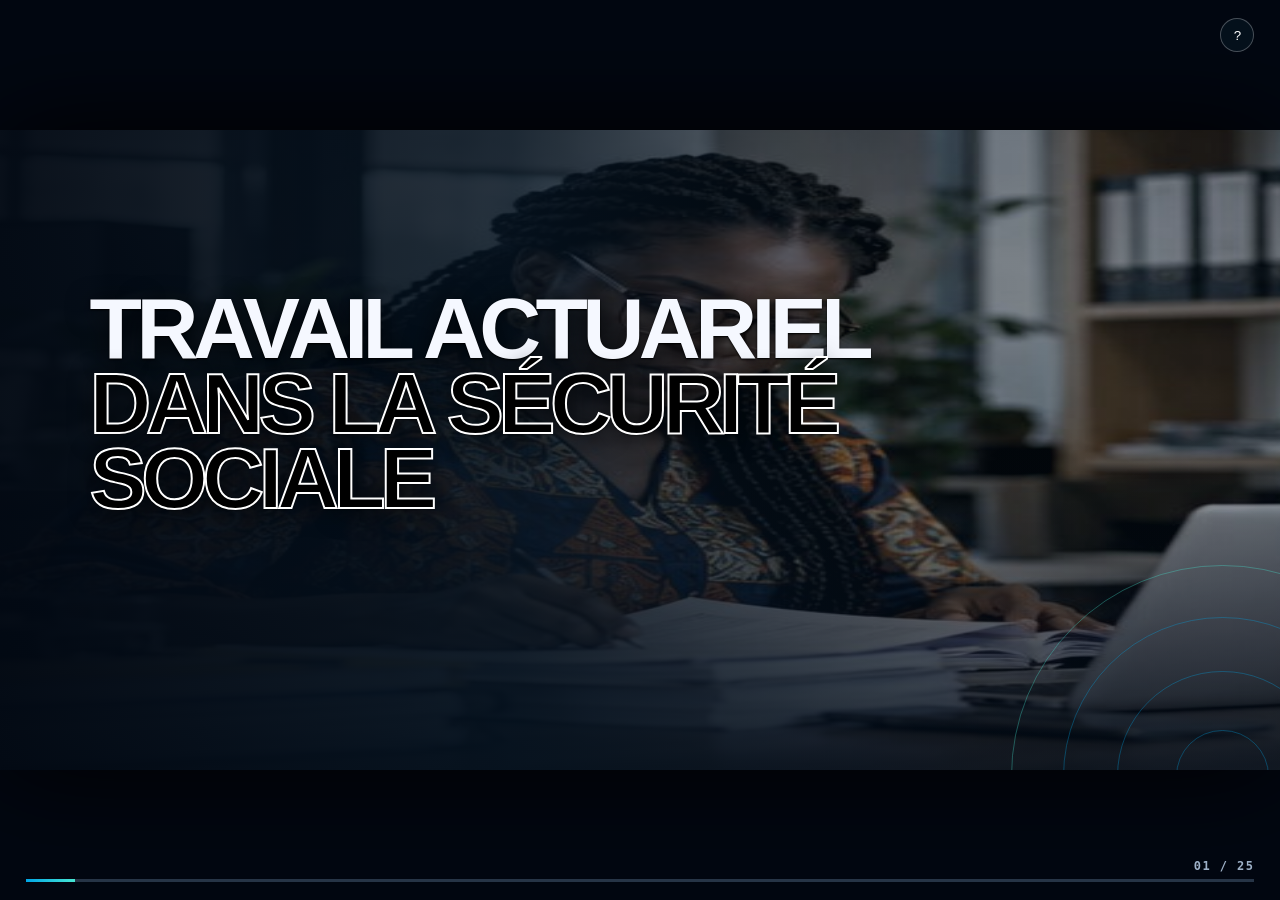
<file: index.html>
<!doctype html>
<html lang="fr">
<head>
  <meta charset="utf-8">
  <meta name="viewport" content="width=device-width,initial-scale=1">
  <title>Travail actuariel dans la sécurité sociale</title>
  <link rel="stylesheet" href="styles.css">
  <link rel="stylesheet" href="overrides.css?v=20260913-all-photos-2">
</head>
<body>
  <main id="deck" aria-live="polite">
    <canvas id="nature-bg" aria-hidden="true"></canvas>
    <section class="slide photo-backed cover active" data-title="Ouverture" style="--slide-photo:url('assets/bg-governance.jpg');--slide-position:0% 0%">
      <div class="hero" aria-hidden="true"></div>
      <div class="shade"></div>
      <div class="cover-copy">
        <p class="eyebrow fragment">Cours 15 · Nourri par les réalités des participants</p>
        <h1>Travail actuariel<br><span>dans la sécurité sociale</span></h1>
        <p class="author fragment">Charles Crevier · CIF-OIT</p>
      </div>
      <div class="orbital" aria-hidden="true"><i></i><i></i><i></i></div>
    </section>

    <section class="slide photo-backed academy-pulse" data-title="Pouls de l’Académie" style="--slide-photo:url('assets/bg-reforms.jpg');--slide-position:50% 0%">
      <header><p>Ce que la cohorte nous dit</p><h2>La viabilité commence par la réalité du marché du travail.</h2></header>
      <div class="pulse-grid">
        <article class="fragment"><strong>68<small>%</small></strong><p>citent la couverture des travailleurs informels comme défi majeur</p></article>
        <article class="fragment"><strong>108<small>/124</small></strong><p>jugent la viabilité financière faible ou seulement modérée</p></article>
        <article class="fragment"><strong>≈ 1<small>/2</small></strong><p>relient la viabilité à l’élargissement de l’assiette contributive</p></article>
      </div>
      <blockquote class="fragment">Étendre la couverture et accroître les recettes : deux objectifs, souvent un même levier.</blockquote>
      <p class="source-note">Sources : questionnaire préalable, travail préparatoire et exercice de simulation · Académie 2026</p>
    </section>

    <section class="slide photo-backed cohort-insights" data-title="Enseignements du cours 15" style="--slide-photo:url('media/course15-participants.jpg');--slide-position:0% 0%">
      <div class="insight-photo" aria-hidden="true"></div>
      <div class="insight-shade" aria-hidden="true"></div>
      <div class="insight-copy">
        <header><p>41 participants · 11 pays</p><h2>Cinq priorités pour la gouvernance actuarielle et financière</h2></header>
        <ol class="insight-five">
          <li class="fragment"><strong>28</strong><span><b>Étendre la couverture</b>La viabilité dépend de l’inclusion des travailleurs informels et des groupes encore non couverts.</span></li>
          <li class="fragment"><strong>18</strong><span><b>Éclairer les réformes</b>Les retraites et les changements de paramètres exigent des projections compréhensibles et comparables.</span></li>
          <li class="fragment"><strong>17</strong><span><b>Relier financement et promesses</b>Les décisions doivent confronter l’adéquation des prestations aux ressources disponibles à long terme.</span></li>
          <li class="fragment"><strong>15</strong><span><b>Renforcer la gouvernance</b>Audit, contrôle, transparence et coordination déterminent la confiance accordée aux résultats actuariels.</span></li>
          <li class="fragment"><strong>9</strong><span><b>Moderniser les données</b>Numérisation et interopérabilité améliorent la qualité des données, le service et le pilotage.</span></li>
        </ol>
        <p class="insight-source">Mentions non exclusives dans les profils et réponses au questionnaire préalable des participants inscrits au cours 15 · Académie 2026</p>
      </div>
    </section>

    <section class="slide photo-backed duality" data-title="Vision / Réalité" style="--left:#20b5a5;--right:#ff6b4a;--photo:url('media/duality-vision-reality.jpg');--slide-photo:url('media/duality-vision-reality.jpg');--slide-position:0% 0%">
      <header><p>Dualité 01</p><h2>Vision <span>/</span> Réalité</h2></header>
      <div class="split">
        <article class="fragment left"><strong>VISION</strong><p>Planification stratégique et grandes ambitions politiques</p><small>Étendre la couverture sociale.</small></article>
        <div class="tension"><b></b><em>ARBITRER</em><b></b></div>
        <article class="fragment right"><strong>RÉALITÉ</strong><p>Contraintes budgétaires et pressions économiques</p><small>Composer avec des recettes limitées.</small></article>
      </div>
      <blockquote class="fragment">Comment concilier les aspirations d’un système inclusif avec les moyens réellement disponibles&nbsp;?</blockquote>
    </section>

    <section class="slide photo-backed duality" data-title="Court / Long terme" style="--left:#ffd65a;--right:#5f72ff;--photo:url('media/duality-short-long.jpg');--slide-photo:url('media/duality-short-long.jpg');--slide-position:0% 0%">
      <header><p>Dualité 02</p><h2>Court terme <span>/</span> Long terme</h2></header>
      <div class="timeline">
        <div class="now fragment"><b>COURT TERME</b><strong>Urgence</strong><p>Répondre à l’urgence, gérer les besoins immédiats et faire face aux imprévus.</p></div>
        <div class="time-axis"><i></i><i></i><i></i><i></i><i></i></div>
        <div class="future fragment"><b>LONG TERME</b><strong>Soutenabilité</strong><p>Investir dans la prévention, anticiper les transitions démographiques et planifier la soutenabilité.</p></div>
      </div>
      <blockquote class="fragment">Faut-il sacrifier demain pour sauver aujourd’hui, ou investir aujourd’hui pour préserver demain&nbsp;?</blockquote>
    </section>

    <section class="slide photo-backed duality" data-title="Équité / Viabilité" style="--left:#ff5c88;--right:#36c6ff;--photo:url('media/duality-equity-viability.jpg');--slide-photo:url('media/duality-equity-viability.jpg');--slide-position:0% 0%">
      <header><p>Dualité 03</p><h2>Équité <span>/</span> Viabilité</h2></header>
      <div class="balance">
        <div class="pan fragment"><span>ÉQUITÉ</span><b>Accès universel<br>Justice sociale<br>Solidarité</b></div>
        <div class="fulcrum"><i></i><b></b></div>
        <div class="pan fragment"><span>VIABILITÉ</span><b>Équilibre financier<br>Maîtrise des déficits<br>Anticipation des risques</b></div>
      </div>
      <blockquote class="fragment">Comment assurer l’équité sans compromettre la pérennité du système&nbsp;?</blockquote>
    </section>

    <section class="slide photo-backed duality" data-title="Transparence / Complexité" style="--left:#9de66e;--right:#a477ff;--photo:url('media/duality-transparency-complexity.jpg');--slide-photo:url('media/duality-transparency-complexity.jpg');--slide-position:0% 0%">
      <header><p>Dualité 04</p><h2>Transparence <span>/</span> Complexité</h2></header>
      <div class="lens">
        <div class="maze fragment"><i></i><i></i><i></i><i></i><i></i><i></i></div>
        <div class="glass"><span></span></div>
        <div class="clarity fragment"><strong>TRANSPARENCE</strong><p>Reddition de comptes<br>Lisibilité des budgets<br>Confiance du public</p><small>La complexité vient de la multiplicité des flux, des mécanismes techniques et des règles comptables.</small></div>
      </div>
      <blockquote class="fragment">Peut-on rendre simple ce qui est structurellement complexe sans trahir l’exactitude&nbsp;?</blockquote>
    </section>

    <section class="slide photo-backed duality" data-title="Politique / Technique" style="--left:#ff784f;--right:#4bd4c6;--photo:url('media/duality-politics-technical.jpg');--slide-photo:url('media/duality-politics-technical.jpg');--slide-position:0% 0%">
      <header><p>Dualité 05</p><h2>Politique <span>/</span> Technique</h2></header>
      <div class="orbit">
        <article class="fragment"><strong>POUVOIR POLITIQUE</strong><p>Les arbitrages<br>Les choix budgétaires<br>Les priorités électorales</p></article>
        <div class="core"><span>GOUVERNANCE</span></div>
        <article class="fragment"><strong>RESPONSABILITÉ TECHNIQUE</strong><p>Les cadres normatifs<br>Les projections actuarielles<br>La discipline financière</p></article>
      </div>
      <blockquote class="fragment">Où s’arrête le rôle de la politique, où commence celui des experts&nbsp;?</blockquote>
    </section>

    <section class="slide photo-backed objectives" data-title="Objectifs" style="--slide-photo:url('assets/bg-models.jpg');--slide-position:100% 0%">
      <header><p>Trajectoire d’apprentissage</p><h2>Objectifs de la session</h2></header>
      <ol class="objective-list">
        <li class="fragment"><b>01</b><span>Comprendre la portée et le contexte des travaux actuariels dans le domaine de la sécurité sociale</span></li>
        <li class="fragment"><b>02</b><span>Comprendre le rôle des spécialistes financiers et des actuaires dans les institutions de protection sociale</span></li>
        <li class="fragment"><b>03</b><span>Apprécier l’importance de la modélisation et d’une étude actuarielle périodique d’un régime de sécurité sociale</span></li>
        <li class="fragment"><b>04</b><span>Comprendre les concepts fondamentaux de la modélisation</span></li>
        <li class="fragment"><b>05</b><span>Se familiariser avec les différentes étapes de la gestion d’une étude actuarielle</span></li>
      </ol>
    </section>

    <section class="slide photo-backed study" data-title="Étude actuarielle" style="--slide-photo:url('assets/bg-projections.jpg');--slide-position:0% 100%">
      <header><p>Contexte</p><h2>Les engagements à long terme</h2></header>
      <p class="study-context fragment">Les régimes de sécurité sociale, notamment les régimes de pension, sont des engagements à long terme de la société. Un grand nombre de ces engagements devront être remplis par les générations futures. Il faut donc évaluer ce qu’ils représentent.</p>
      <div class="horizon">
        <div class="promise fragment"><span>ENGAGEMENTS</span><strong>20<br><small>26</small></strong></div>
        <div class="bridge"><i></i><i></i><i></i><i></i><i></i></div>
        <div class="promise fragment"><span>GÉNÉRATIONS FUTURES</span><strong>20<br><small>76</small></strong></div>
      </div>
      <div class="definition fragment"><b>QU’EST-CE QU’UNE ÉTUDE ACTUARIELLE&nbsp;?</b><span>Le processus complet menant à la rédaction du rapport actuariel. Elle est normalement effectuée de façon périodique, tous les 3 ou 5 ans, par des actuaires.</span></div>
    </section>

    <section class="slide photo-backed reasons" data-title="Pourquoi ?" style="--slide-photo:url('assets/bg-finance.jpg');--slide-position:50% 100%">
      <header><p>Rôle de l’évaluation</p><h2>Pourquoi les études actuarielles sont nécessaires</h2></header>
      <ol class="reason-list">
        <li class="fragment"><b>01</b>Établir l’état financier actuel du régime et son évolution prévisible dans l’avenir</li>
        <li class="fragment"><b>02</b>Évaluer la viabilité financière à long terme avec les taux de cotisation et le système de financement actuels</li>
        <li class="fragment"><b>03</b>Discerner les causes des déficits actuels ou possibles dans l’avenir</li>
        <li class="fragment"><b>04</b>Conseiller sur les mesures à prendre pour maintenir ou restaurer l’équilibre financier</li>
        <li class="fragment"><b>05</b>Conseiller sur d’éventuels changements dans le système financier</li>
        <li class="fragment"><b>06</b>Évaluer la suffisance des prestations et leur ajustement à l’inflation</li>
      </ol>
    </section>

    <section class="slide photo-backed guidelines" data-title="Lignes directrices" style="--slide-photo:url('assets/bg-governance.jpg');--slide-position:100% 100%">
      <header><p>Travail actuariel pour la sécurité sociale</p><h2>Lignes directrices de l’AISS</h2></header>
      <div class="steps">
        <div class="fragment"><b>01</b><span>Nécessité de réaliser des évaluations actuarielles</span><small>Évaluer périodiquement la situation financière et les engagements du régime.</small></div>
        <div class="fragment"><b>02</b><span>Données</span><small>Utiliser des données suffisantes, fiables, cohérentes et documentées.</small></div>
        <div class="fragment"><b>03</b><span>Hypothèses</span><small>Retenir des hypothèses réalistes, explicites et cohérentes entre elles.</small></div>
        <div class="fragment"><b>04</b><span>Méthodologie d’évaluation</span><small>Appliquer une méthode adaptée au financement et aux prestations du régime.</small></div>
        <div class="fragment"><b>05</b><span>Modèle d’évaluation</span><small>Valider, documenter et contrôler le modèle utilisé pour les projections.</small></div>
      </div>
      <p class="guideline-note fragment">Ensemble, ces lignes directrices renforcent la qualité technique, la transparence et l’utilisation des résultats dans la décision.</p>
    </section>

    <section class="slide photo-backed process" data-title="Planifier l’étude" style="--slide-photo:url('assets/bg-models.jpg');--slide-position:0% 0%">
      <header><p>Du mandat à la décision</p><h2>Le cycle d’une étude actuarielle</h2></header>
      <div class="process-line eight-cycle">
        <div class="fragment"><b>01</b><span>Termes de référence</span></div><i></i>
        <div class="fragment"><b>02</b><span>Collecte des données</span></div><i></i>
        <div class="fragment"><b>03</b><span>Analyse des données</span></div><i></i>
        <div class="fragment"><b>04</b><span>Hypothèses</span></div><i></i>
        <div class="fragment"><b>05</b><span>Projections actuarielles</span></div><i></i>
        <div class="fragment"><b>06</b><span>Tests de sensibilité</span></div><i></i>
        <div class="fragment"><b>07</b><span>Options de réforme</span></div><i></i>
        <div class="fragment"><b>08</b><span>Rapport actuariel</span></div>
      </div>
      <p class="loop fragment">Le rapport alimente le prochain cycle de décisions.</p>
    </section>

    <section class="slide photo-backed country-questions" data-title="Questions des participants" style="--slide-photo:url('assets/bg-reforms.jpg');--slide-position:100% 0%">
      <header><p>Quatre réalités nationales</p><h2>Une évaluation utile transforme les tensions en décisions.</h2></header>
      <div class="question-grid">
        <article class="fragment"><b>NIGÉRIA</b><p>Comment financer la couverture universelle lorsque près de 93 % de la main-d’œuvre est informelle&nbsp;?</p></article>
        <article class="fragment"><b>RWANDA</b><p>Comment étendre la couverture tout en protégeant les pensions face au vieillissement&nbsp;?</p></article>
        <article class="fragment"><b>ZAMBIE</b><p>Après la réforme, comment vérifier que l’adéquation des prestations reste au cœur de l’exécution&nbsp;?</p></article>
        <article class="fragment"><b>OMAN</b><p>Comment convertir les signaux d’alerte actuariels en options de réforme concrètes&nbsp;?</p></article>
      </div>
      <p class="source-note">Questions adaptées des contributions des participants · Travail préparatoire et questionnaire préalable</p>
    </section>

    <section class="slide photo-backed project workflow" data-title="Processus complet" style="--slide-photo:url('assets/bg-data.jpg');--slide-position:0% 100%">
      <header><p>Évaluation actuarielle</p><h2>Le parcours complet, du mandat au rapport</h2></header>
      <div class="workflow-board" aria-label="Étapes complètes d’une évaluation actuarielle">
        <article><h3><b>01</b>Termes de<br>référence</h3><ul><li>Contexte et justification</li><li>Objectifs</li><li>Contenu</li><li>Échéancier</li><li>Équipe nationale</li><li>Équipe internationale</li><li>Budget</li></ul></article>
        <article><h3><b>02</b>Collecte des<br>données</h3><ul><li>Données du cadre national</li><li>Données des régimes de sécurité sociale</li></ul></article>
        <article><h3><b>03</b>Analyse des<br>données</h3><ul><li>Précise</li><li>Complète</li><li>Consistant</li></ul></article>
        <article><h3><b>04</b>Hypothèse</h3><ul><li>Hypothèse du cadre national</li><li>Hypothèse des régimes de sécurité sociale</li></ul></article>
        <article><h3><b>05</b>Projection<br>actuarielle</h3><ul><li>Démographique</li><li>Main-d’œuvre</li><li>Emploi</li><li>Économie</li><li>Régime de retraite</li></ul></article>
        <article><h3><b>06</b>Tests de<br>sensibilité</h3><ul><li>Résultats alternatifs sous d’autres hypothèses</li></ul></article>
        <article><h3><b>07</b>Options de<br>réformes</h3><ul><li>Réformes paramétriques</li><li>Réformes systémiques</li><li>Nouvelles idées</li><li>Nouveaux régimes</li></ul></article>
        <article><h3><b>08</b>Rapport<br>actuariel</h3><ul><li>Sommaire exécutif</li><li>Cadre national</li><li>Revue de l’expérience</li><li>Projection</li><li>Recommendation</li><li>Annexe</li></ul></article>
      </div>
    </section>

    <section class="slide photo-backed stage-detail" data-title="Termes de référence" style="--stage:#47e6d3;--slide-photo:url('assets/bg-data.jpg');--slide-position:50% 100%">
      <header><p>Étape 01 · Cadrage</p><h2>Termes de référence</h2></header>
      <div class="stage-layout">
        <div class="stage-number" aria-hidden="true">01</div>
        <ol class="stage-items seven">
          <li class="fragment"><b>Contexte et justification</b><span>Situation du régime, enjeux et raison de l’évaluation</span></li>
          <li class="fragment"><b>Objectifs</b><span>Questions auxquelles l’étude doit répondre</span></li>
          <li class="fragment"><b>Contenu</b><span>Prestations, populations, risques et scénarios couverts</span></li>
          <li class="fragment"><b>Échéancier</b><span>Jalons, consultations et date de livraison</span></li>
          <li class="fragment"><b>Équipe nationale</b><span>Responsabilités, accès aux données et validation</span></li>
          <li class="fragment"><b>Équipe internationale</b><span>Expertise, méthode et assurance qualité</span></li>
          <li class="fragment"><b>Budget</b><span>Ressources nécessaires à une étude crédible</span></li>
        </ol>
      </div>
      <blockquote class="fragment">Un mandat précis protège l’indépendance technique et la pertinence politique de l’étude.</blockquote>
    </section>

    <section class="slide photo-backed stage-detail" data-title="Collecte des données" style="--stage:#36c6ff;--slide-photo:url('assets/bg-data.jpg');--slide-position:100% 100%">
      <header><p>Étape 02 · Fondations</p><h2>Collecte des données</h2></header>
      <div class="stage-layout two-up">
        <div class="stage-number" aria-hidden="true">02</div>
        <div class="stage-pair">
          <article class="fragment"><b>Données du cadre national</b><p>Démographie, économie, emploi, salaires, inflation, finances publiques et environnement institutionnel.</p></article>
          <article class="fragment"><b>Données des régimes de sécurité sociale</b><p>Affiliés, cotisants, bénéficiaires, prestations, recettes, dépenses, actifs et expérience historique.</p></article>
        </div>
      </div>
      <blockquote class="fragment">La qualité du résultat dépend d’abord de la qualité, de la cohérence et de la traçabilité des données.</blockquote>
    </section>

    <section class="slide photo-backed stage-detail" data-title="Analyse des données" style="--stage:#9de66e;--slide-photo:url('assets/bg-models.jpg');--slide-position:50% 0%">
      <header><p>Étape 03 · Diagnostic</p><h2>Analyse des données</h2></header>
      <div class="stage-layout triad">
        <div class="stage-number" aria-hidden="true">03</div>
        <div class="stage-triad">
          <article class="fragment"><strong>01</strong><b>Précise</b><p>Les valeurs correspondent aux sources et aux définitions retenues.</p></article>
          <article class="fragment"><strong>02</strong><b>Complète</b><p>Les variables, périodes et populations nécessaires sont couvertes.</p></article>
          <article class="fragment"><strong>03</strong><b>Consistant</b><p>Les séries concordent dans le temps et entre les différentes sources.</p></article>
        </div>
      </div>
      <blockquote class="fragment">Les anomalies doivent être expliquées, corrigées ou explicitement intégrées aux limites de l’étude.</blockquote>
    </section>

    <section class="slide photo-backed stage-detail" data-title="Hypothèses" style="--stage:#ffd45a;--slide-photo:url('assets/bg-demography.jpg');--slide-position:100% 0%">
      <header><p>Étape 04 · Scénarios</p><h2>Hypothèses</h2></header>
      <div class="stage-layout two-up">
        <div class="stage-number" aria-hidden="true">04</div>
        <div class="stage-pair">
          <article class="fragment"><b>Hypothèses du cadre national</b><p>Fécondité, mortalité, migration, croissance, inflation, emploi, salaires et productivité.</p></article>
          <article class="fragment"><b>Hypothèses des régimes de sécurité sociale</b><p>Couverture, densité de cotisation, départs à la retraite, incidence des risques, revalorisation et comportement des assurés.</p></article>
        </div>
      </div>
      <blockquote class="fragment">Les hypothèses doivent être réalistes, cohérentes entre elles et compréhensibles pour les décideurs.</blockquote>
    </section>

    <section class="slide photo-backed stage-detail" data-title="Projection actuarielle" style="--stage:#a477ff;--slide-photo:url('assets/bg-projections.jpg');--slide-position:50% 100%">
      <header><p>Étape 05 · Modélisation</p><h2>Projection actuarielle</h2></header>
      <div class="stage-layout">
        <div class="stage-number" aria-hidden="true">05</div>
        <ol class="stage-items five">
          <li class="fragment"><b>Démographique</b><span>Population par âge et sexe, mortalité, fécondité et migration</span></li>
          <li class="fragment"><b>Main-d’œuvre</b><span>Participation au marché du travail et population active</span></li>
          <li class="fragment"><b>Emploi</b><span>Emploi formel, chômage, informalité et couverture potentielle</span></li>
          <li class="fragment"><b>Économie</b><span>Croissance, salaires, prix, productivité et rendement des actifs</span></li>
          <li class="fragment"><b>Régime de retraite</b><span>Cotisants, bénéficiaires, recettes, dépenses et réserves</span></li>
        </ol>
      </div>
      <blockquote class="fragment">La projection relie l’évolution du pays aux engagements financiers du régime.</blockquote>
    </section>

    <section class="slide photo-backed stage-detail" data-title="Tests de sensibilité" style="--stage:#ff784f;--slide-photo:url('assets/bg-finance.jpg');--slide-position:0% 0%">
      <header><p>Étape 06 · Incertitude</p><h2>Tests de sensibilité</h2></header>
      <div class="stage-layout sensitivity">
        <div class="stage-number" aria-hidden="true">06</div>
        <div class="scenario-lines fragment">
          <div><b>Scénario favorable</b><i></i><span>Résultat alternatif</span></div>
          <div><b>Scénario central</b><i></i><span>Projection de référence</span></div>
          <div><b>Scénario défavorable</b><i></i><span>Résultat alternatif</span></div>
        </div>
      </div>
      <blockquote class="fragment">Les résultats alternatifs sous d’autres hypothèses montrent où se situent les principaux risques.</blockquote>
    </section>

    <section class="slide photo-backed stage-detail" data-title="Options de réformes" style="--stage:#ff5c88;--slide-photo:url('assets/bg-reforms.jpg');--slide-position:0% 100%">
      <header><p>Étape 07 · Décision</p><h2>Options de réformes</h2></header>
      <div class="stage-layout">
        <div class="stage-number" aria-hidden="true">07</div>
        <ol class="stage-items four">
          <li class="fragment"><b>Réformes paramétriques</b><span>Ajustement des taux, âges, conditions, formules ou indexation</span></li>
          <li class="fragment"><b>Réformes systémiques</b><span>Modification de l’architecture et du mode de financement</span></li>
          <li class="fragment"><b>Nouvelles idées</b><span>Solutions adaptées aux transformations économiques et sociales</span></li>
          <li class="fragment"><b>Nouveaux régimes</b><span>Extension ou création de mécanismes pour les groupes non couverts</span></li>
        </ol>
      </div>
      <blockquote class="fragment">Chaque option doit être évaluée selon son impact financier, social, administratif et politique.</blockquote>
    </section>

    <section class="slide photo-backed stage-detail" data-title="Rapport actuariel" style="--stage:#6dd7c8;--slide-photo:url('assets/bg-governance.jpg');--slide-position:50% 100%">
      <header><p>Étape 08 · Redevabilité</p><h2>Rapport actuariel</h2></header>
      <div class="stage-layout">
        <div class="stage-number" aria-hidden="true">08</div>
        <ol class="stage-items six">
          <li class="fragment"><b>Sommaire exécutif</b><span>Résultats essentiels et décisions à considérer</span></li>
          <li class="fragment"><b>Cadre national</b><span>Contexte démographique, économique et institutionnel</span></li>
          <li class="fragment"><b>Revue de l’expérience</b><span>Évolution passée du régime et qualité des données</span></li>
          <li class="fragment"><b>Projection</b><span>Méthode, hypothèses et résultats à long terme</span></li>
          <li class="fragment"><b>Recommendation</b><span>Mesures proposées et conséquences attendues</span></li>
          <li class="fragment"><b>Annexe</b><span>Données, méthodes, tableaux détaillés et contrôles</span></li>
        </ol>
      </div>
      <blockquote class="fragment">Le rapport rend l’analyse vérifiable et transforme les résultats techniques en choix explicites.</blockquote>
    </section>

    <section class="slide photo-backed project workflow" data-title="Synthèse du processus complet" style="--slide-photo:url('assets/bg-models.jpg');--slide-position:100% 100%">
      <header><p>Évaluation actuarielle · Synthèse</p><h2>Le parcours complet, du mandat au rapport</h2></header>
      <div class="workflow-board" aria-label="Synthèse des huit étapes complètes d’une évaluation actuarielle">
        <article><h3><b>01</b>Termes de<br>référence</h3><ul><li>Contexte et justification</li><li>Objectifs</li><li>Contenu</li><li>Échéancier</li><li>Équipe nationale</li><li>Équipe internationale</li><li>Budget</li></ul></article>
        <article><h3><b>02</b>Collecte des<br>données</h3><ul><li>Données du cadre national</li><li>Données des régimes de sécurité sociale</li></ul></article>
        <article><h3><b>03</b>Analyse des<br>données</h3><ul><li>Précise</li><li>Complète</li><li>Consistant</li></ul></article>
        <article><h3><b>04</b>Hypothèse</h3><ul><li>Hypothèse du cadre national</li><li>Hypothèse des régimes de sécurité sociale</li></ul></article>
        <article><h3><b>05</b>Projection<br>actuarielle</h3><ul><li>Démographique</li><li>Main-d’œuvre</li><li>Emploi</li><li>Économie</li><li>Régime de retraite</li></ul></article>
        <article><h3><b>06</b>Tests de<br>sensibilité</h3><ul><li>Résultats alternatifs sous d’autres hypothèses</li></ul></article>
        <article><h3><b>07</b>Options de<br>réformes</h3><ul><li>Réformes paramétriques</li><li>Réformes systémiques</li><li>Nouvelles idées</li><li>Nouveaux régimes</li></ul></article>
        <article><h3><b>08</b>Rapport<br>actuariel</h3><ul><li>Sommaire exécutif</li><li>Cadre national</li><li>Revue de l’expérience</li><li>Projection</li><li>Recommendation</li><li>Annexe</li></ul></article>
      </div>
    </section>

    <section class="slide photo-backed finale" data-title="Conclusion" style="--slide-photo:url('assets/bg-reforms.jpg');--slide-position:100% 100%">
      <div class="constellation" aria-hidden="true"></div>
      <p class="eyebrow fragment">La question à retenir</p>
      <h2>Quelles décisions devons-nous prendre <span>aujourd’hui</span><br>pour tenir nos promesses <span>demain</span>&nbsp;?</h2>
      <p class="thanks fragment">Merci pour votre attention</p>
    </section>
  </main>

  <div class="chrome" aria-hidden="true"><div id="progress"></div><span id="counter">01 / 25</span></div>
  <button id="helpBtn" aria-label="Afficher les commandes">?</button>
  <dialog id="help"><h3>Commandes</h3><p><kbd>→</kbd> <kbd>Espace</kbd> ou clic&nbsp;: avancer</p><p><kbd>←</kbd>&nbsp;: revenir</p><p><kbd>F</kbd>&nbsp;: plein écran</p><p><kbd>O</kbd>&nbsp;: vue d’ensemble</p><button>Fermer</button></dialog>
  <script src="forest.js?v=20260912-2"></script>
  <script src="app.js?v=20260912-2"></script>
</body>
</html>
</file>
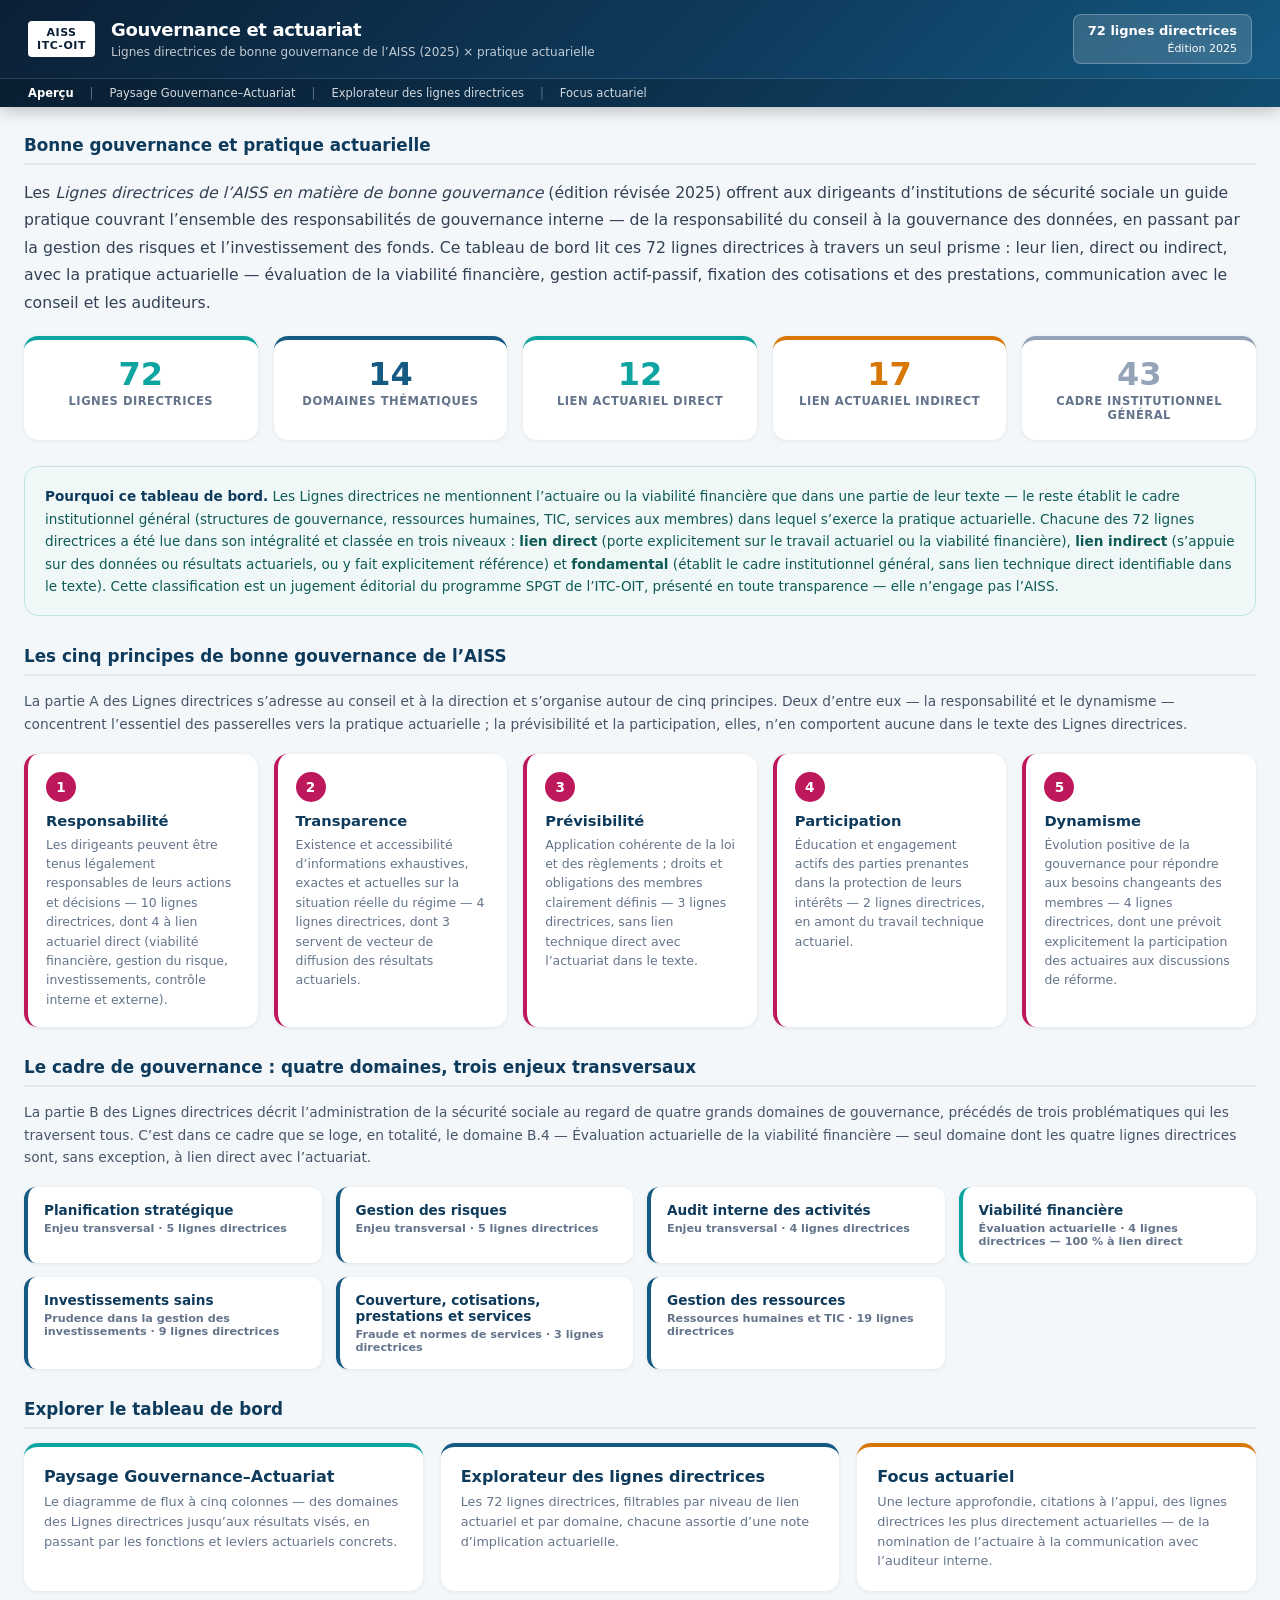
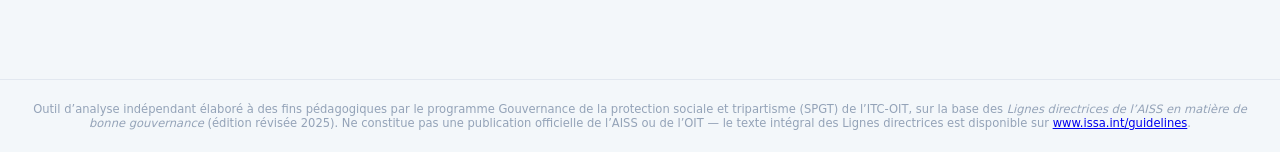
<file: gouvernance-actuariat/index.html>
<!DOCTYPE html>
<html lang="fr">
<head>
<meta charset="UTF-8" />
<meta name="viewport" content="width=device-width, initial-scale=1.0" />
<title>Gouvernance et actuariat — Aperçu</title>
<link rel="icon" href="data:,">
<link rel="stylesheet" href="assets/common.css">
</head>
<body>
<div id="site-header-mount"></div>
<main>

  <div class="section-title">Bonne gouvernance et pratique actuarielle</div>
  <p class="lede">
    Les <em>Lignes directrices de l’AISS en matière de bonne gouvernance</em> (édition révisée 2025) offrent aux
    dirigeants d’institutions de sécurité sociale un guide pratique couvrant l’ensemble des responsabilités de
    gouvernance interne — de la responsabilité du conseil à la gouvernance des données, en passant par la gestion
    des risques et l’investissement des fonds. Ce tableau de bord lit ces 72 lignes directrices à travers un seul
    prisme : leur lien, direct ou indirect, avec la pratique actuarielle — évaluation de la viabilité financière,
    gestion actif-passif, fixation des cotisations et des prestations, communication avec le conseil et les auditeurs.
  </p>

  <div class="stats-row">
    <div class="stat"><div class="stat-val">72</div><div class="stat-lbl">Lignes directrices</div></div>
    <div class="stat"><div class="stat-val">14</div><div class="stat-lbl">Domaines thématiques</div></div>
    <div class="stat"><div class="stat-val">12</div><div class="stat-lbl">Lien actuariel direct</div></div>
    <div class="stat"><div class="stat-val">17</div><div class="stat-lbl">Lien actuariel indirect</div></div>
    <div class="stat"><div class="stat-val">43</div><div class="stat-lbl">Cadre institutionnel général</div></div>
  </div>

  <div class="callout">
    <strong>Pourquoi ce tableau de bord.</strong> Les Lignes directrices ne mentionnent l’actuaire ou la viabilité
    financière que dans une partie de leur texte — le reste établit le cadre institutionnel général (structures de
    gouvernance, ressources humaines, TIC, services aux membres) dans lequel s’exerce la pratique actuarielle. Chacune
    des 72 lignes directrices a été lue dans son intégralité et classée en trois niveaux : <b>lien direct</b> (porte
    explicitement sur le travail actuariel ou la viabilité financière), <b>lien indirect</b> (s’appuie sur des données
    ou résultats actuariels, ou y fait explicitement référence) et <b>fondamental</b> (établit le cadre institutionnel
    général, sans lien technique direct identifiable dans le texte). Cette classification est un jugement éditorial du
    programme SPGT de l’ITC-OIT, présenté en toute transparence — elle n’engage pas l’AISS.
  </div>

  <div class="section-title">Les cinq principes de bonne gouvernance de l’AISS</div>
  <p class="section-note">
    La partie A des Lignes directrices s’adresse au conseil et à la direction et s’organise autour de cinq principes.
    Deux d’entre eux — la responsabilité et le dynamisme — concentrent l’essentiel des passerelles vers la pratique
    actuarielle ; la prévisibilité et la participation, elles, n’en comportent aucune dans le texte des Lignes directrices.
  </p>
  <div class="principle-grid">
    <div class="principle-card">
      <span class="num-badge">1</span>
      <h4>Responsabilité</h4>
      <p>Les dirigeants peuvent être tenus légalement responsables de leurs actions et décisions — 10 lignes directrices, dont 4 à lien actuariel direct (viabilité financière, gestion du risque, investissements, contrôle interne et externe).</p>
    </div>
    <div class="principle-card">
      <span class="num-badge">2</span>
      <h4>Transparence</h4>
      <p>Existence et accessibilité d’informations exhaustives, exactes et actuelles sur la situation réelle du régime — 4 lignes directrices, dont 3 servent de vecteur de diffusion des résultats actuariels.</p>
    </div>
    <div class="principle-card">
      <span class="num-badge">3</span>
      <h4>Prévisibilité</h4>
      <p>Application cohérente de la loi et des règlements ; droits et obligations des membres clairement définis — 3 lignes directrices, sans lien technique direct avec l’actuariat dans le texte.</p>
    </div>
    <div class="principle-card">
      <span class="num-badge">4</span>
      <h4>Participation</h4>
      <p>Éducation et engagement actifs des parties prenantes dans la protection de leurs intérêts — 2 lignes directrices, en amont du travail technique actuariel.</p>
    </div>
    <div class="principle-card">
      <span class="num-badge">5</span>
      <h4>Dynamisme</h4>
      <p>Évolution positive de la gouvernance pour répondre aux besoins changeants des membres — 4 lignes directrices, dont une prévoit explicitement la participation des actuaires aux discussions de réforme.</p>
    </div>
  </div>

  <div class="section-title">Le cadre de gouvernance : quatre domaines, trois enjeux transversaux</div>
  <p class="section-note">
    La partie B des Lignes directrices décrit l’administration de la sécurité sociale au regard de quatre grands
    domaines de gouvernance, précédés de trois problématiques qui les traversent tous. C’est dans ce cadre que se
    loge, en totalité, le domaine B.4 — Évaluation actuarielle de la viabilité financière — seul domaine dont les
    quatre lignes directrices sont, sans exception, à lien direct avec l’actuariat.
  </p>
  <div class="domain-grid">
    <div class="domain-card"><h5>Planification stratégique</h5><div class="count">Enjeu transversal · 5 lignes directrices</div></div>
    <div class="domain-card"><h5>Gestion des risques</h5><div class="count">Enjeu transversal · 5 lignes directrices</div></div>
    <div class="domain-card"><h5>Audit interne des activités</h5><div class="count">Enjeu transversal · 4 lignes directrices</div></div>
    <div class="domain-card" style="border-left-color:var(--direct)"><h5>Viabilité financière</h5><div class="count">Évaluation actuarielle · 4 lignes directrices — 100 % à lien direct</div></div>
    <div class="domain-card"><h5>Investissements sains</h5><div class="count">Prudence dans la gestion des investissements · 9 lignes directrices</div></div>
    <div class="domain-card"><h5>Couverture, cotisations, prestations et services</h5><div class="count">Fraude et normes de services · 3 lignes directrices</div></div>
    <div class="domain-card"><h5>Gestion des ressources</h5><div class="count">Ressources humaines et TIC · 19 lignes directrices</div></div>
  </div>

  <div class="section-title">Explorer le tableau de bord</div>
  <div class="cta-grid">
    <a class="cta-card" href="paysage.html">
      <h4>Paysage Gouvernance–Actuariat</h4>
      <p>Le diagramme de flux à cinq colonnes — des domaines des Lignes directrices jusqu’aux résultats visés, en passant par les fonctions et leviers actuariels concrets.</p>
    </a>
    <a class="cta-card c2" href="explorateur.html">
      <h4>Explorateur des lignes directrices</h4>
      <p>Les 72 lignes directrices, filtrables par niveau de lien actuariel et par domaine, chacune assortie d’une note d’implication actuarielle.</p>
    </a>
    <a class="cta-card c3" href="focus.html">
      <h4>Focus actuariel</h4>
      <p>Une lecture approfondie, citations à l’appui, des lignes directrices les plus directement actuarielles — de la nomination de l’actuaire à la communication avec l’auditeur interne.</p>
    </a>
  </div>

</main>
<div id="site-footer-mount"></div>
<script src="assets/common.js"></script>
<script>
  GovAct.renderHeader({ titleHtml: 'Gouvernance et actuariat', subtitle: 'Lignes directrices de bonne gouvernance de l’AISS (2025) × pratique actuarielle', activeKey: 'apercu' });
  GovAct.renderFooter();
</script>
</body>
</html>
</file>
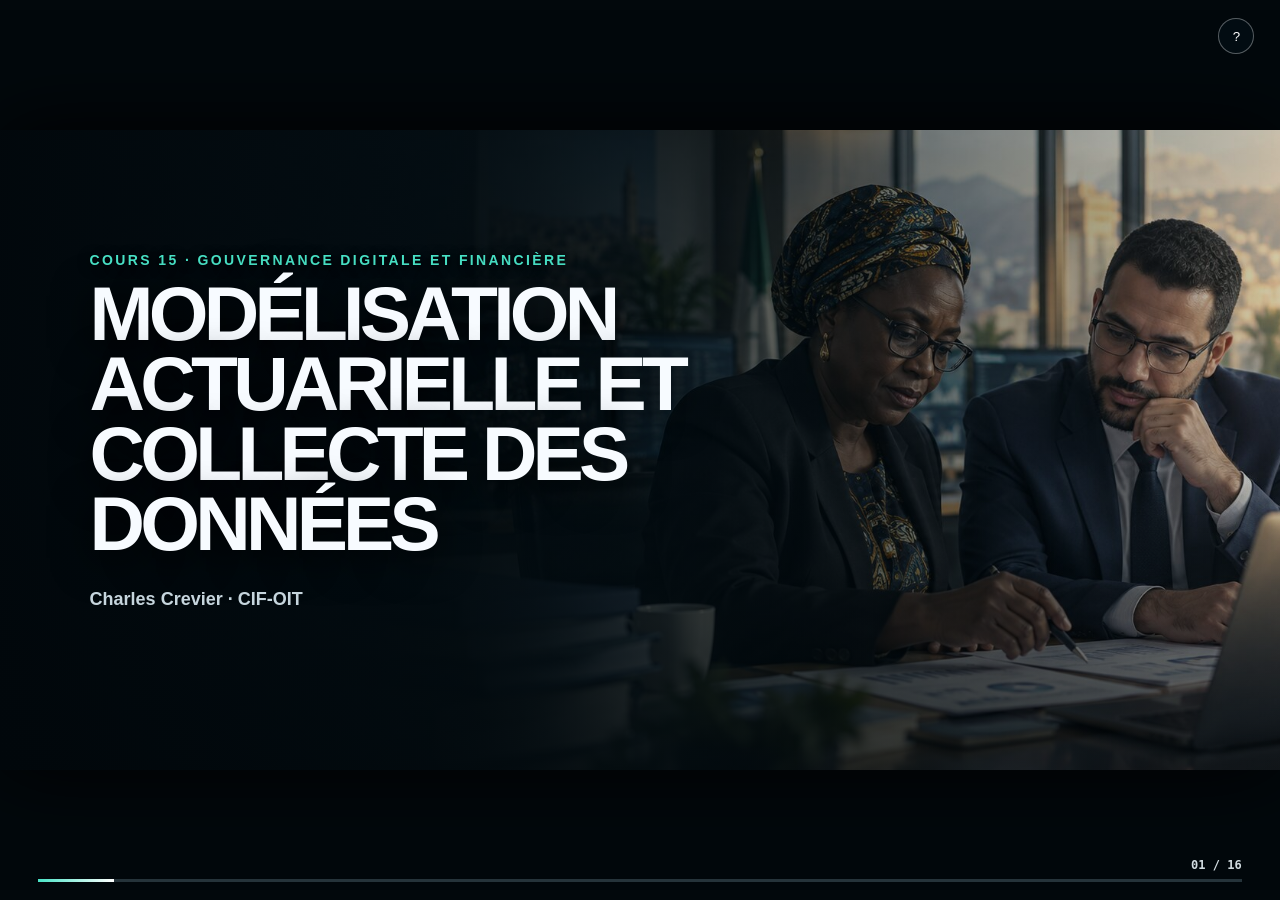
<file: session-2/index.html>
<!doctype html><html lang="fr"><head><meta charset="utf-8"><meta name="viewport" content="width=device-width,initial-scale=1"><title>Modélisation actuarielle et collecte des données</title><link rel="stylesheet" href="../assets/sessions.css?v=1"></head><body><main id="deck"><section class="slide cover active" data-title="Modélisation actuarielle et collecte des données" style="--accent:#49e3c7;--sheet:url('../assets/hero-session-2.jpg');--bp:center"><div class="photo"></div><div class="shade"></div><div class="cover-copy"><p>Cours 15 · Gouvernance digitale et financière</p><h1>Modélisation actuarielle et collecte des données</h1><h3>Charles Crevier · CIF-OIT</h3></div></section>
<section class="slide integrated insight " data-title="Ce que les participants attendent de cette session" style="--accent:#49e3c7;--sheet:url('../assets/bg-models.jpg');--bp:50% 0%">
    <div class="photo" aria-hidden="true"></div><div class="shade" aria-hidden="true"></div>
    <header><p>Voix de la cohorte</p><h2>Ce que les participants attendent de cette session</h2></header>
    <div class="content"><ol><li class="fragment"><b>01</b><span>Relier les choix techniques aux réalités institutionnelles et aux contraintes de financement</span></li><li class="fragment"><b>02</b><span>Améliorer la qualité des données et l’interopérabilité entre institutions</span></li><li class="fragment"><b>03</b><span>Tester des scénarios utiles aux réformes des pensions et à l’extension de la couverture</span></li><li class="fragment"><b>04</b><span>Rendre les résultats actuariels plus compréhensibles pour les décideurs</span></li><li class="fragment"><b>05</b><span>Renforcer la gouvernance, la transparence et la responsabilité professionnelle</span></li></ol></div><p class="source-ref">Session 2 · contenu de la slide 1 du support original</p>
  </section>
<section class="slide integrated  visual-focus" data-title="Etude" style="--accent:#49e3c7;--sheet:url('../assets/bg-data.jpg');--bp:100% 0%">
    <div class="photo" aria-hidden="true"></div><div class="shade" aria-hidden="true"></div>
    <header><p>Session 2</p><h2>Etude</h2></header>
    <div class="content"><ol><li class="fragment"><b>01</b><span>actuarielle. – Gestion de. projet</span></li></ol></div><p class="source-ref">Session 2 · contenu de la slide 2 du support original</p>
  </section>
<section class="slide integrated  " data-title="Importance des données dans" style="--accent:#49e3c7;--sheet:url('../assets/bg-data.jpg');--bp:0% 100%">
    <div class="photo" aria-hidden="true"></div><div class="shade" aria-hidden="true"></div>
    <header><p>Session 2</p><h2>Importance des données dans</h2></header>
    <div class="content"><ol><li class="fragment"><b>01</b><span>une. étude. actuarielle. Elles. sont suffisantes si elles permettent à l’actuaire:</span></li><li class="fragment"><b>02</b><span>De construire des hypothèses démographiques et économiques appropriées pour prévoir les futurs flux de trésorerie du régime de sécurité sociale et, le cas échéant, en calculer la valeur actualisée;</span></li><li class="fragment"><b>03</b><span>D’effectuer les calculs actuariels nécessaires; De valider et d’élaborer des méthodologies d’évaluation et de calcul;</span></li><li class="fragment"><b>04</b><span>D’analyser l’expérience historique du régime de sécurité sociale en matière démographique, financière et d’investissement, ce qui doit permettre de comparer les résultats aux objectifs sociaux et de confronter l’expérience récente aux hypothèses actuarielles;</span></li><li class="fragment"><b>05</b><span>De mener à bien tout autre type d’activités actuarielles que lui-même ou l’institution de sécurité. sociale. jugent. nécessaire. . Les données sont fiables si elles sont: Pertinentes; Exhaustives; Actualisées;</span></li></ol></div><p class="source-ref">Session 2 · contenu de la slide 3 du support original</p>
  </section>
<section class="slide integrated  visual-focus" data-title="Importance des données dans · suite 2" style="--accent:#49e3c7;--sheet:url('../assets/bg-data.jpg');--bp:50% 100%">
    <div class="photo" aria-hidden="true"></div><div class="shade" aria-hidden="true"></div>
    <header><p>Session 2</p><h2>Importance des données dans · suite 2</h2></header>
    <div class="content"><ol><li class="fragment"><b>01</b><span>Cohérentes entre elles; Disponibles sous la forme de séries chronologiques suffisamment longues; Cohérentes par rapport aux données d’autres sources.</span></li></ol></div><p class="source-ref">Session 2 · contenu de la slide 3 du support original</p>
  </section>
<section class="slide integrated  " data-title="Hypothèses" style="--accent:#49e3c7;--sheet:url('../assets/bg-data.jpg');--bp:100% 100%">
    <div class="photo" aria-hidden="true"></div><div class="shade" aria-hidden="true"></div>
    <header><p>Session 2</p><h2>Hypothèses</h2></header>
    <div class="content"><ol><li class="fragment"><b>01</b><span>Les hypothèses nécessaires à l’évaluation du système de sécurité sociale devront être identifiées, justifiées et documentées. A cet égard, les éléments suivants devront être pris en compte:</span></li><li class="fragment"><b>02</b><span>Les prestations fournies par le régime; Les facteurs qui influent sur les caractéristiques démographiques et économiques de la population couverte par le régime;</span></li><li class="fragment"><b>03</b><span>La politique de capitalisation du régime et la politique appliquée en matière. d’investissements. , le. cas. échéant. ;</span></li><li class="fragment"><b>04</b><span>Les éventuels politiques et/ou accords susceptibles d’avoir une incidence sur le financement du régime (accords avec des prestataires de soins de santé, conventions collectives, par. exemple. );</span></li><li class="fragment"><b>05</b><span>La méthodologie employée pour évaluer le régime, dont une définition des indicateurs. actuariels. à. évaluer. Les besoins liés au modèle d’évaluation.</span></li></ol></div><p class="source-ref">Session 2 · contenu de la slide 4 du support original</p>
  </section>
<section class="slide integrated  visual-focus" data-title="Comment faire des projections" style="--accent:#49e3c7;--sheet:url('../assets/bg-models.jpg');--bp:0% 0%">
    <div class="photo" aria-hidden="true"></div><div class="shade" aria-hidden="true"></div>
    <header><p>Session 2</p><h2>Comment faire des projections</h2></header>
    <div class="content"><ol><li class="fragment"><b>01</b><span>actuarielles. ? Etape-par-étape. Démographique. Main d’. oeuvre. and emploi. Economie. Population assurée. Retraité. Couts administratifs. Investissement. Reserve</span></li></ol></div><p class="source-ref">Session 2 · contenu de la slide 5 du support original</p>
  </section>
<section class="slide integrated  visual-focus" data-title="Evaluation" style="--accent:#49e3c7;--sheet:url('../assets/bg-models.jpg');--bp:50% 0%">
    <div class="photo" aria-hidden="true"></div><div class="shade" aria-hidden="true"></div>
    <header><p>Session 2</p><h2>Evaluation</h2></header>
    <div class="content"><ol><li class="fragment"><b>01</b><span>actuarielle. – Variables techniques</span></li></ol></div><p class="source-ref">Session 2 · contenu de la slide 6 du support original</p>
  </section>
<section class="slide integrated  visual-focus" data-title="Modèle" style="--accent:#49e3c7;--sheet:url('../assets/bg-models.jpg');--bp:100% 0%">
    <div class="photo" aria-hidden="true"></div><div class="shade" aria-hidden="true"></div>
    <header><p>Session 2</p><h2>Modèle</h2></header>
    <div class="content"><ol><li class="fragment"><b>01</b><span>démographique. de disponibilité de. la main-d’oeuvre. économique. de pensions. de la santé. Autre. protection. sociale. gouvernemental. Budget social. Modèle de protection sociale. Transferts sociaux</span></li><li class="fragment"><b>02</b><span>distribution</span></li></ol></div><p class="source-ref">Session 2 · contenu de la slide 7 du support original</p>
  </section>
<section class="slide integrated  visual-focus" data-title="Du passé" style="--accent:#49e3c7;--sheet:url('../assets/bg-models.jpg');--bp:0% 100%">
    <div class="photo" aria-hidden="true"></div><div class="shade" aria-hidden="true"></div>
    <header><p>Session 2</p><h2>Du passé</h2></header>
    <div class="content"><ol><li class="fragment"><b>01</b><span>vers. le. futur. Source: GapMinder. , 26 January 2022, https://www.gapminder.org/tools/#$chart-type=bubbles&amp;url=v1</span></li></ol></div><p class="source-ref">Session 2 · contenu de la slide 8 du support original</p>
  </section>
<section class="slide integrated  visual-focus" data-title="Projection Model" style="--accent:#49e3c7;--sheet:url('../assets/bg-models.jpg');--bp:50% 100%">
    <div class="photo" aria-hidden="true"></div><div class="shade" aria-hidden="true"></div>
    <header><p>Session 2</p><h2>Projection Model</h2></header>
    <div class="content"><ol><li class="fragment"><b>01</b><span>Source: ILO Model</span></li></ol></div><p class="source-ref">Session 2 · contenu de la slide 9 du support original</p>
  </section>
<section class="slide integrated  visual-focus" data-title="Actuarial" style="--accent:#49e3c7;--sheet:url('../assets/bg-models.jpg');--bp:100% 100%">
    <div class="photo" aria-hidden="true"></div><div class="shade" aria-hidden="true"></div>
    <header><p>Session 2</p><h2>Actuarial</h2></header>
    <div class="content"><ol><li class="fragment"><b>01</b><span>modeling. and Costing methods</span></li></ol></div><p class="source-ref">Session 2 · contenu de la slide 10 du support original</p>
  </section>
<section class="slide integrated  " data-title="Limitations" style="--accent:#49e3c7;--sheet:url('../assets/bg-demography.jpg');--bp:0% 0%">
    <div class="photo" aria-hidden="true"></div><div class="shade" aria-hidden="true"></div>
    <header><p>Session 2</p><h2>Limitations</h2></header>
    <div class="content"><ol><li class="fragment"><b>01</b><span>des modèles actuariels. La démarche de modélisation permet de représenter une simplification d’une situation en éliminant les détails trop pointus en se concentrant sur les seuls traits importants.</span></li><li class="fragment"><b>02</b><span>En s’appuyant sur des bases mathématiques et économiques, les modèles permettent de fournir des informations nécessaires à la bonne gouvernance d’un régime de sécurité sociale</span></li><li class="fragment"><b>03</b><span>Les limites de la modélisation sont considérables,. un modèle convenable doit être développé pour chaque situation particulière.</span></li><li class="fragment"><b>04</b><span>Il est important de déterminer le niveau de précision des projections en fonction des besoins des preneurs de décisions</span></li></ol></div><p class="source-ref">Session 2 · contenu de la slide 11 du support original</p>
  </section>
<section class="slide integrated  " data-title="Lecture" style="--accent:#49e3c7;--sheet:url('../assets/bg-demography.jpg');--bp:50% 0%">
    <div class="photo" aria-hidden="true"></div><div class="shade" aria-hidden="true"></div>
    <header><p>Session 2</p><h2>Lecture</h2></header>
    <div class="content"><ol><li class="fragment"><b>01</b><span>recommandée. Etude. actuarielle. et. financement. de la protection. sociale. ISSA/ILO Guidelines Actuarial Work for Social Security. Actuarial Practice in Social Security. Data Requirements Technical Guide</span></li><li class="fragment"><b>02</b><span>ILO-POP Technical Guide. ILO-PENS Technical Guide. Social Budgeting. Financing social protection. International Standard of Actuarial Practice 2. World Social Protection Report 2017-2019</span></li><li class="fragment"><b>03</b><span>Espace budgétaire pour la protection sociale. Site Internet. Gap Minder,. https://www.gapminder.org/. Trading Economics,. https://tradingeconomics.com/. UN World Population Prospects</span></li><li class="fragment"><b>04</b><span>https://population.un.org/wpp/. ILO Stats. https://ilostat.ilo.org/</span></li></ol></div><p class="source-ref">Session 2 · contenu de la slide 12 du support original</p>
  </section>
<section class="slide integrated  visual-focus" data-title="Merci" style="--accent:#49e3c7;--sheet:url('../assets/bg-demography.jpg');--bp:100% 0%">
    <div class="photo" aria-hidden="true"></div><div class="shade" aria-hidden="true"></div>
    <header><p>Session 2</p><h2>Merci</h2></header>
    <div class="content"><ol><li class="fragment"><b>01</b><span>pour. votre. attention</span></li></ol></div><p class="source-ref">Session 2 · contenu de la slide 13 du support original</p>
  </section>
<section class="slide finale" data-title="Conclusion" style="--accent:#49e3c7;--sheet:url('../assets/bg-models.jpg');--bp:50% 100%"><div class="photo"></div><div class="shade"></div><div class="final-copy"><p>Discussion</p><h2>Quelle décision cette analyse doit-elle permettre d’améliorer&nbsp;?</h2><h3>Merci pour votre attention et votre participation</h3></div></section></main><div class="chrome"><div id="progress"></div><span id="counter"></span></div><button id="helpBtn">?</button><dialog id="help"><h3>Commandes</h3><p>Clic, espace ou → : avancer</p><p>← : revenir · F : plein écran · O : vue d’ensemble</p><button>Fermer</button></dialog><script src="../assets/sessions.js?v=1"></script></body></html>
</file>
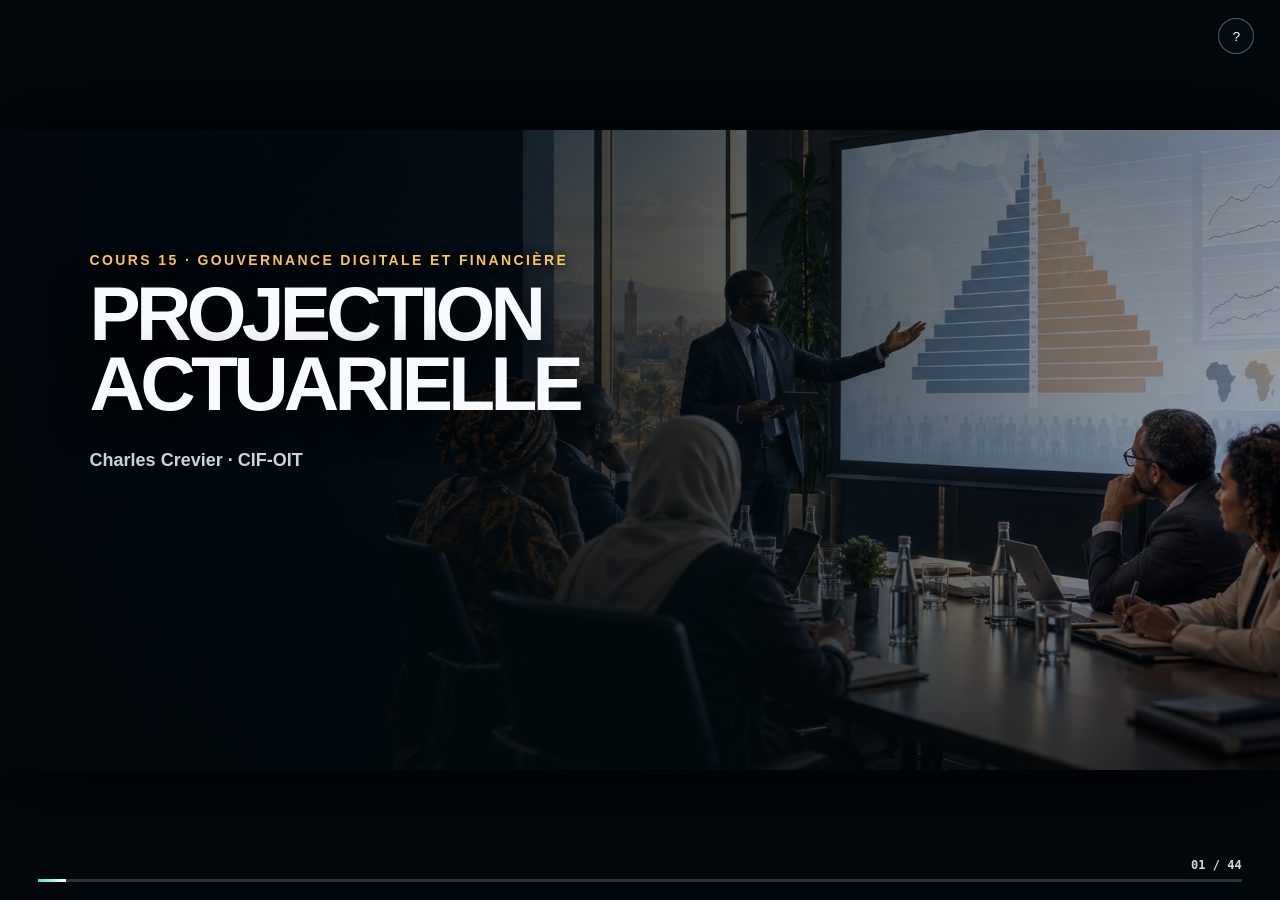
<file: session-3/index.html>
<!doctype html><html lang="fr"><head><meta charset="utf-8"><meta name="viewport" content="width=device-width,initial-scale=1"><title>Projection actuarielle</title><link rel="stylesheet" href="../assets/sessions.css?v=1"></head><body><main id="deck"><section class="slide cover active" data-title="Projection actuarielle" style="--accent:#ffc857;--sheet:url('../assets/hero-session-3.jpg');--bp:center"><div class="photo"></div><div class="shade"></div><div class="cover-copy"><p>Cours 15 · Gouvernance digitale et financière</p><h1>Projection actuarielle</h1><h3>Charles Crevier · CIF-OIT</h3></div></section>
<section class="slide integrated insight " data-title="Ce que les participants attendent de cette session" style="--accent:#ffc857;--sheet:url('../assets/bg-labour.jpg');--bp:50% 0%">
    <div class="photo" aria-hidden="true"></div><div class="shade" aria-hidden="true"></div>
    <header><p>Voix de la cohorte</p><h2>Ce que les participants attendent de cette session</h2></header>
    <div class="content"><ol><li class="fragment"><b>01</b><span>Relier les choix techniques aux réalités institutionnelles et aux contraintes de financement</span></li><li class="fragment"><b>02</b><span>Améliorer la qualité des données et l’interopérabilité entre institutions</span></li><li class="fragment"><b>03</b><span>Tester des scénarios utiles aux réformes des pensions et à l’extension de la couverture</span></li><li class="fragment"><b>04</b><span>Rendre les résultats actuariels plus compréhensibles pour les décideurs</span></li><li class="fragment"><b>05</b><span>Renforcer la gouvernance, la transparence et la responsabilité professionnelle</span></li></ol></div><p class="source-ref">Session 3 · contenu de la slide 1 du support original</p>
  </section>
<section class="slide integrated  visual-focus" data-title="Projection" style="--accent:#ffc857;--sheet:url('../assets/bg-demography.jpg');--bp:100% 0%">
    <div class="photo" aria-hidden="true"></div><div class="shade" aria-hidden="true"></div>
    <header><p>Session 3</p><h2>Projection</h2></header>
    <div class="content"><ol><li class="fragment"><b>01</b><span>démographique</span></li></ol></div><p class="source-ref">Session 3 · contenu de la slide 2 du support original</p>
  </section>
<section class="slide integrated  visual-focus" data-title="Objectifs" style="--accent:#ffc857;--sheet:url('../assets/bg-demography.jpg');--bp:0% 100%">
    <div class="photo" aria-hidden="true"></div><div class="shade" aria-hidden="true"></div>
    <header><p>Session 3</p><h2>Objectifs</h2></header>
    <div class="content"><ol><li class="fragment"><b>01</b><span>Comprendre les interrelations l’environnement démographique et économique et le système de retraite. Comprendre comment faire des projections démographiques</span></li><li class="fragment"><b>02</b><span>Effectuer les projections de la population de votre pays en utilisant les données, et les hypothèses telles que la fécondité, la mortalité et la migration</span></li></ol></div><p class="source-ref">Session 3 · contenu de la slide 3 du support original</p>
  </section>
<section class="slide integrated  visual-focus" data-title="Modèle" style="--accent:#ffc857;--sheet:url('../assets/bg-demography.jpg');--bp:50% 100%">
    <div class="photo" aria-hidden="true"></div><div class="shade" aria-hidden="true"></div>
    <header><p>Session 3</p><h2>Modèle</h2></header>
    <div class="content"><ol><li class="fragment"><b>01</b><span>démographique. de. disponibilité. la main-d’oeuvre. économique. de pensions. de la santé. Autre. protection. sociale. gouvernemental. Budget social. Modèle de protection sociale. Transferts sociaux. distribution</span></li></ol></div><p class="source-ref">Session 3 · contenu de la slide 4 du support original</p>
  </section>
<section class="slide integrated  visual-focus" data-title="+ Newborns" style="--accent:#ffc857;--sheet:url('../assets/bg-demography.jpg');--bp:100% 100%">
    <div class="photo" aria-hidden="true"></div><div class="shade" aria-hidden="true"></div>
    <header><p>Session 3</p><h2>+ Newborns</h2></header>
    <div class="content"><ol><li class="fragment"><b>01</b><span>+ Net Migration (immigration – Emigration). - Death. Projection. démographique. -. Methodologie</span></li></ol></div><p class="source-ref">Session 3 · contenu de la slide 5 du support original</p>
  </section>
<section class="slide integrated  " data-title="Données démographiques" style="--accent:#ffc857;--sheet:url('../assets/bg-labour.jpg');--bp:0% 0%">
    <div class="photo" aria-hidden="true"></div><div class="shade" aria-hidden="true"></div>
    <header><p>Session 3</p><h2>Données démographiques</h2></header>
    <div class="content"><ol><li class="fragment"><b>01</b><span>Structure de la population. Distribution par âge et sexe. Projections officielles (si disponible). Fécondité. Historique des taux de fécondité. Naissances en fonction de l'âge de la mère. Mortalité</span></li><li class="fragment"><b>02</b><span>Taux de mortalité par âge. Espérance de vie à la naissance (historique). Mortalités dues à des maladies infectieuses. Migration. Développement historique. Distribution des migrants par âge et sexe</span></li><li class="fragment"><b>03</b><span>Politique du gouvernement pour le futur</span></li></ol></div><p class="source-ref">Session 3 · contenu de la slide 6 du support original</p>
  </section>
<section class="slide integrated  visual-focus" data-title="Source des" style="--accent:#ffc857;--sheet:url('../assets/bg-labour.jpg');--bp:50% 0%">
    <div class="photo" aria-hidden="true"></div><div class="shade" aria-hidden="true"></div>
    <header><p>Session 3</p><h2>Source des</h2></header>
    <div class="content"><ol><li class="fragment"><b>01</b><span>données. demographiques. Bureau national des statistiques (ou équivalent). United Nations Population Prospects. http://esa.un.org/unpp/</span></li><li class="fragment"><b>02</b><span>Politiques du gouvernement ayant un impact sur la migration et la fécondité. Les. démographiques. ,. ainsi. que. certaines. projections. sont. normalement. disponibles. au bureau national et international</span></li></ol></div><p class="source-ref">Session 3 · contenu de la slide 7 du support original</p>
  </section>
<section class="slide integrated  visual-focus" data-title="Données" style="--accent:#ffc857;--sheet:url('../assets/bg-labour.jpg');--bp:100% 0%">
    <div class="photo" aria-hidden="true"></div><div class="shade" aria-hidden="true"></div>
    <header><p>Session 3</p><h2>Données</h2></header>
    <div class="content"><ol><li class="fragment"><b>01</b><span>et. hypothèses. -. Fécondité</span></li></ol></div><p class="source-ref">Session 3 · contenu de la slide 8 du support original</p>
  </section>
<section class="slide integrated  visual-focus" data-title="Données" style="--accent:#ffc857;--sheet:url('../assets/bg-labour.jpg');--bp:0% 100%">
    <div class="photo" aria-hidden="true"></div><div class="shade" aria-hidden="true"></div>
    <header><p>Session 3</p><h2>Données</h2></header>
    <div class="content"><ol><li class="fragment"><b>01</b><span>et. hypothèses. - Migration</span></li></ol></div><p class="source-ref">Session 3 · contenu de la slide 9 du support original</p>
  </section>
<section class="slide integrated  visual-focus" data-title="Résultats" style="--accent:#ffc857;--sheet:url('../assets/bg-labour.jpg');--bp:50% 100%">
    <div class="photo" aria-hidden="true"></div><div class="shade" aria-hidden="true"></div>
    <header><p>Session 3</p><h2>Résultats</h2></header>
    <div class="content"><ol><li class="fragment"><b>01</b><span>– Population</span></li></ol></div><p class="source-ref">Session 3 · contenu de la slide 10 du support original</p>
  </section>
<section class="slide integrated  visual-focus" data-title="Projection" style="--accent:#ffc857;--sheet:url('../assets/bg-labour.jpg');--bp:100% 100%">
    <div class="photo" aria-hidden="true"></div><div class="shade" aria-hidden="true"></div>
    <header><p>Session 3</p><h2>Projection</h2></header>
    <div class="content"><ol><li class="fragment"><b>01</b><span>de la. main. d’oeuvre</span></li></ol></div><p class="source-ref">Session 3 · contenu de la slide 11 du support original</p>
  </section>
<section class="slide integrated  visual-focus" data-title="Objectifs" style="--accent:#ffc857;--sheet:url('../assets/bg-projections.jpg');--bp:0% 0%">
    <div class="photo" aria-hidden="true"></div><div class="shade" aria-hidden="true"></div>
    <header><p>Session 3</p><h2>Objectifs</h2></header>
    <div class="content"><ol><li class="fragment"><b>01</b><span>Comprendre les relations entre l’environnement démographique, main d’. oeuvre. et emploi. Comprendre comment effectuer les projections de la main d’. et de l’emploi à long terme</span></li><li class="fragment"><b>02</b><span>Comprendre les liens entre les variables suivantes: Population générale. Main d’. Taux d’activité. Nombre d’employés et de chômeurs. Taux de chômage</span></li></ol></div><p class="source-ref">Session 3 · contenu de la slide 12 du support original</p>
  </section>
<section class="slide integrated  visual-focus" data-title="Sources de données de la main d’" style="--accent:#ffc857;--sheet:url('../assets/bg-projections.jpg');--bp:50% 0%">
    <div class="photo" aria-hidden="true"></div><div class="shade" aria-hidden="true"></div>
    <header><p>Session 3</p><h2>Sources de données de la main d’</h2></header>
    <div class="content"><ol><li class="fragment"><b>01</b><span>oeuvre. Bureau national des statistiques. Sondage sur le marché de l’emploi. Base de données des régimes de sécurité sociale. Banque centrale. Organisation internationale (BIT, Banque mondiale,. etc. )</span></li></ol></div><p class="source-ref">Session 3 · contenu de la slide 13 du support original</p>
  </section>
<section class="slide integrated  " data-title="La procédure normale commence avec la projection de l’ensemble de la population" style="--accent:#ffc857;--sheet:url('../assets/bg-projections.jpg');--bp:100% 0%">
    <div class="photo" aria-hidden="true"></div><div class="shade" aria-hidden="true"></div>
    <header><p>Session 3</p><h2>La procédure normale commence avec la projection de l’ensemble de la population</h2></header>
    <div class="content"><ol><li class="fragment"><b>01</b><span>Modèle démographique. Projections pour le pays</span></li><li class="fragment"><b>02</b><span>La population active, l’ensemble des personnes en âge de travailler exerçant ou cherchant activement à exercer une activité rémunérée, est estimée au moyen d’un pourcentage appliqué à l’ensemble de la population</span></li><li class="fragment"><b>03</b><span>(. Taux d’activité. ). La population active occupée est la partie de la population active qui satisfait les conditions requises. Taux d’emploi. et. Taux de chômage. Projection de la population active</span></li></ol></div><p class="source-ref">Session 3 · contenu de la slide 14 du support original</p>
  </section>
<section class="slide integrated  visual-focus" data-title="Définition" style="--accent:#ffc857;--sheet:url('../assets/bg-projections.jpg');--bp:0% 100%">
    <div class="photo" aria-hidden="true"></div><div class="shade" aria-hidden="true"></div>
    <header><p>Session 3</p><h2>Définition</h2></header>
    <div class="content"><ol><li class="fragment"><b>01</b><span>Population. active. Nombre. de. personne. disponible. pour le travail. occupée. pour le travail occupant un. emploi. non-. n’occupant. pas un</span></li></ol></div><p class="source-ref">Session 3 · contenu de la slide 15 du support original</p>
  </section>
<section class="slide integrated  visual-focus" data-title="Taux d’activité" style="--accent:#ffc857;--sheet:url('../assets/bg-projections.jpg');--bp:50% 100%">
    <div class="photo" aria-hidden="true"></div><div class="shade" aria-hidden="true"></div>
    <header><p>Session 3</p><h2>Taux d’activité</h2></header>
    <div class="content"><ol><li class="fragment"><b>01</b><span>Pour l’année de départ des projections, voir l’enquête sur les ménages. Pour les années suivantes, des projections sont parfois disponibles (institutions locales et/ou organisations internationales)</span></li><li class="fragment"><b>02</b><span>Une option est de produire un modèle d’entrée et de sortie du marché du marché du travail, dans ce cas les paramètres seraient : âge moyen d’entrée, âge moyen de sortie et une formule de transition de la situation actuelle à celle projetée</span></li></ol></div><p class="source-ref">Session 3 · contenu de la slide 16 du support original</p>
  </section>
<section class="slide integrated  visual-focus" data-title="Données" style="--accent:#ffc857;--sheet:url('../assets/bg-projections.jpg');--bp:100% 100%">
    <div class="photo" aria-hidden="true"></div><div class="shade" aria-hidden="true"></div>
    <header><p>Session 3</p><h2>Données</h2></header>
    <div class="content"><ol><li class="fragment"><b>01</b><span>et hypotheses –. Taux. d’. activité</span></li></ol></div><p class="source-ref">Session 3 · contenu de la slide 17 du support original</p>
  </section>
<section class="slide integrated  " data-title="Taux de chômage" style="--accent:#ffc857;--sheet:url('../assets/bg-finance.jpg');--bp:0% 0%">
    <div class="photo" aria-hidden="true"></div><div class="shade" aria-hidden="true"></div>
    <header><p>Session 3</p><h2>Taux de chômage</h2></header>
    <div class="content"><ol><li class="fragment"><b>01</b><span>Pour l’année de départ, on peut utiliser l’enquête sur les ménages, mais les données par âge ne sont pas toujours disponibles</span></li><li class="fragment"><b>02</b><span>Des projections d’organismes locaux ou internationaux sont presque toujours disponibles, mais il faut comprendre que cette variable est très sensible aux chocs, aux décisions politiques et comme ces phénomènes sont aléatoires, les projections effectuées correspondent à un scenario attendu d’une approximation du “taux de chômage naturel”</span></li><li class="fragment"><b>03</b><span>La distribution par âge du chômage est aussi très sensible, et l’utilisation des données de source publique est généralement considérée prudente. .</span></li></ol></div><p class="source-ref">Session 3 · contenu de la slide 18 du support original</p>
  </section>
<section class="slide integrated  visual-focus" data-title="Méthodologie" style="--accent:#ffc857;--sheet:url('../assets/bg-finance.jpg');--bp:50% 0%">
    <div class="photo" aria-hidden="true"></div><div class="shade" aria-hidden="true"></div>
    <header><p>Session 3</p><h2>Méthodologie</h2></header>
    <div class="content"><ol><li class="fragment"><b>01</b><span>du. taux. d’activité. Données. Population par cohorte (X, T=0). Population active (X, T=0). Hypothèses. Taux d’activité (x, t). Basée sur les taux d’activité par âge individuel. Ou. X = Age de 0 à 100. Et T =</span></li><li class="fragment"><b>02</b><span>Année. de projection de 0 à 100</span></li></ol></div><p class="source-ref">Session 3 · contenu de la slide 19 du support original</p>
  </section>
<section class="slide integrated  visual-focus" data-title="Méthodologie" style="--accent:#ffc857;--sheet:url('../assets/bg-finance.jpg');--bp:100% 0%">
    <div class="photo" aria-hidden="true"></div><div class="shade" aria-hidden="true"></div>
    <header><p>Session 3</p><h2>Méthodologie</h2></header>
    <div class="content"><ol><li class="fragment"><b>01</b><span>du. taux. d’activité. (X, T). =. Population active (X, T). Population. générale. Ou. : X = Age. T =. Année. de. projectoin</span></li></ol></div><p class="source-ref">Session 3 · contenu de la slide 20 du support original</p>
  </section>
<section class="slide integrated  visual-focus" data-title="Données" style="--accent:#ffc857;--sheet:url('../assets/bg-finance.jpg');--bp:0% 100%">
    <div class="photo" aria-hidden="true"></div><div class="shade" aria-hidden="true"></div>
    <header><p>Session 3</p><h2>Données</h2></header>
    <div class="content"><ol><li class="fragment"><b>01</b><span>Population active (X, T=0). Population active non-occupée (X, T=0). Hypothèses. Taux de chômage (X,T). Méthodologie. Basée sur les taux de chômage par âge individuel. Taux de chômage (X, T=0). Taux. de. chomage</span></li><li class="fragment"><b>02</b><span>(X, T). Méthodologie du taux de chômage</span></li></ol></div><p class="source-ref">Session 3 · contenu de la slide 21 du support original</p>
  </section>
<section class="slide integrated  visual-focus" data-title="Taux" style="--accent:#ffc857;--sheet:url('../assets/bg-finance.jpg');--bp:50% 100%">
    <div class="photo" aria-hidden="true"></div><div class="shade" aria-hidden="true"></div>
    <header><p>Session 3</p><h2>Taux</h2></header>
    <div class="content"><ol><li class="fragment"><b>01</b><span>de. chomage. (X, T). =. Population active non-. occupée. Population active (X, T). Où. : X = Age. T =. Année. de projection. Méthodologie du taux de chômage</span></li></ol></div><p class="source-ref">Session 3 · contenu de la slide 22 du support original</p>
  </section>
<section class="slide integrated  visual-focus" data-title="Projection" style="--accent:#ffc857;--sheet:url('../assets/bg-finance.jpg');--bp:100% 100%">
    <div class="photo" aria-hidden="true"></div><div class="shade" aria-hidden="true"></div>
    <header><p>Session 3</p><h2>Projection</h2></header>
    <div class="content"><ol><li class="fragment"><b>01</b><span>de la. population. assurée. et. des. cotisants</span></li></ol></div><p class="source-ref">Session 3 · contenu de la slide 23 du support original</p>
  </section>
<section class="slide integrated  " data-title="Explorer les méthodologies de projection pour la population assurée" style="--accent:#ffc857;--sheet:url('../assets/bg-reforms.jpg');--bp:0% 0%">
    <div class="photo" aria-hidden="true"></div><div class="shade" aria-hidden="true"></div>
    <header><p>Session 3</p><h2>Explorer les méthodologies de projection pour la population assurée</h2></header>
    <div class="content"><ol><li class="fragment"><b>01</b><span>Explorer les variables principales utilisées dans la projection de la population assurée</span></li><li class="fragment"><b>02</b><span>Explorer les données et hypothèses pour effectuer les projections des flux financiers des frais administratifs, les revenus d’investissement et la réserve</span></li><li class="fragment"><b>03</b><span>Développer des connaissances techniques sur les ratios financiers pour l’analyse actuarielle. Objectifs</span></li></ol></div><p class="source-ref">Session 3 · contenu de la slide 24 du support original</p>
  </section>
<section class="slide integrated  " data-title="Définition de la population active assurée" style="--accent:#ffc857;--sheet:url('../assets/bg-reforms.jpg');--bp:50% 0%">
    <div class="photo" aria-hidden="true"></div><div class="shade" aria-hidden="true"></div>
    <header><p>Session 3</p><h2>Définition de la population active assurée</h2></header>
    <div class="content"><ol><li class="fragment"><b>01</b><span>Cotisants actifs ayant cotisé au moins une fois dans l’année de projection. Définition de la population inactive assurée</span></li><li class="fragment"><b>02</b><span>Cotisants inactifs n’ayant pas cotisé dans l’année de projection (mais ayant fait des cotisations dans des années précédentes). Définition du taux de couverture</span></li><li class="fragment"><b>03</b><span>Ratio du nombre de la population active assure par le nombre d’employés à travers le pays. Definition</span></li></ol></div><p class="source-ref">Session 3 · contenu de la slide 25 du support original</p>
  </section>
<section class="slide integrated  " data-title="Méthodologie du taux de couverture" style="--accent:#ffc857;--sheet:url('../assets/bg-reforms.jpg');--bp:100% 0%">
    <div class="photo" aria-hidden="true"></div><div class="shade" aria-hidden="true"></div>
    <header><p>Session 3</p><h2>Méthodologie du taux de couverture</h2></header>
    <div class="content"><ol><li class="fragment"><b>01</b><span>Donnée. Nombre de cotisants (z, x, t=0). Nombre d’employés (z, x, t=0). Hypothèses. Taux de couverture (z, x, t). Méthodologie. Basée sur les taux de couverture par âge individuel. Methodologie. par. cohorte</span></li><li class="fragment"><b>02</b><span>Données. Nombre de cotisants. (z, x, t=0). Nombre d’employés. Distribution par age des nouveaux entrants. (z, x, t). Taux. de. départ. à la. retraite. d’incidence. disabilité. mortalité. Basée. sur la. méthode</span></li><li class="fragment"><b>03</b><span>-. Cotisant</span></li></ol></div><p class="source-ref">Session 3 · contenu de la slide 26 du support original</p>
  </section>
<section class="slide integrated  visual-focus" data-title="Taux" style="--accent:#ffc857;--sheet:url('../assets/bg-reforms.jpg');--bp:0% 100%">
    <div class="photo" aria-hidden="true"></div><div class="shade" aria-hidden="true"></div>
    <header><p>Session 3</p><h2>Taux</h2></header>
    <div class="content"><ol><li class="fragment"><b>01</b><span>de couverture (z, x, t). =. Nombre. de. cotisants. (z, x, t). d’employés. Ou. : z =. Categorie. des. x = Age. t =. Année. projectoin. Methodologie. –. de couverture</span></li></ol></div><p class="source-ref">Session 3 · contenu de la slide 27 du support original</p>
  </section>
<section class="slide integrated  visual-focus" data-title="Projection" style="--accent:#ffc857;--sheet:url('../assets/bg-reforms.jpg');--bp:50% 100%">
    <div class="photo" aria-hidden="true"></div><div class="shade" aria-hidden="true"></div>
    <header><p>Session 3</p><h2>Projection</h2></header>
    <div class="content"><ol><li class="fragment"><b>01</b><span>des. flux. financiers</span></li></ol></div><p class="source-ref">Session 3 · contenu de la slide 28 du support original</p>
  </section>
<section class="slide integrated  visual-focus" data-title="Hypothèses" style="--accent:#ffc857;--sheet:url('../assets/bg-reforms.jpg');--bp:100% 100%">
    <div class="photo" aria-hidden="true"></div><div class="shade" aria-hidden="true"></div>
    <header><p>Session 3</p><h2>Hypothèses</h2></header>
    <div class="content"><ol><li class="fragment"><b>01</b><span>Taux de cotisation. Taux de rendement sur les investissements. Hypothèse sur les frais d’administration. Taux d’actualisation. Variables principales. Revenu des cotisations. Revenu des investissements</span></li><li class="fragment"><b>02</b><span>Revenu total. Dépense pour les prestations. Montant forfaitaire. Frais d’administration. Dépense totale. Surplus/déficit annuel. Réserve. Taux par répartition. Prime moyenne générale. Flux de. trésorerie</span></li></ol></div><p class="source-ref">Session 3 · contenu de la slide 29 du support original</p>
  </section>
<section class="slide integrated  visual-focus" data-title="Concepts financiers et" style="--accent:#ffc857;--sheet:url('../assets/bg-models.jpg');--bp:0% 0%">
    <div class="photo" aria-hidden="true"></div><div class="shade" aria-hidden="true"></div>
    <header><p>Session 3</p><h2>Concepts financiers et</h2></header>
    <div class="content"><ol><li class="fragment"><b>01</b><span>actuariels. Taux par répartition. Montant des prestations + Couts administratifs. Masse salariale soumise à cotisation. Taux de remplacement systémique. Retraite moyenne. Salaire soumis à cotisation moyen</span></li><li class="fragment"><b>02</b><span>Ratio démographique. Nombre de retraités. Nombre de cotisants</span></li></ol></div><p class="source-ref">Session 3 · contenu de la slide 30 du support original</p>
  </section>
<section class="slide integrated  visual-focus" data-title="Concepts financiers et" style="--accent:#ffc857;--sheet:url('../assets/bg-models.jpg');--bp:50% 0%">
    <div class="photo" aria-hidden="true"></div><div class="shade" aria-hidden="true"></div>
    <header><p>Session 3</p><h2>Concepts financiers et</h2></header>
    <div class="content"><ol><li class="fragment"><b>01</b><span>actuariels. Prime. moyenne. générale. (Valeur présente des dépenses futures) - (Réserve initiale). (Valeur présente de la. Masse. salariale. soumise. à. cotisation. future). Ratio de. réserve. Reserve. Dépenses</span></li><li class="fragment"><b>02</b><span>annuelles</span></li></ol></div><p class="source-ref">Session 3 · contenu de la slide 31 du support original</p>
  </section>
<section class="slide integrated  visual-focus" data-title="Source:" style="--accent:#ffc857;--sheet:url('../assets/bg-models.jpg');--bp:100% 0%">
    <div class="photo" aria-hidden="true"></div><div class="shade" aria-hidden="true"></div>
    <header><p>Session 3</p><h2>Source:</h2></header>
    <div class="content"><ol><li class="fragment"><b>01</b><span>Simulation pour un pays au. Moyen. -Orient,. Année. de projection = 50 (2070). Taux. par repartition (PAYG rate)</span></li></ol></div><p class="source-ref">Session 3 · contenu de la slide 32 du support original</p>
  </section>
<section class="slide integrated  visual-focus" data-title="Concepts financiers et" style="--accent:#ffc857;--sheet:url('../assets/bg-models.jpg');--bp:0% 100%">
    <div class="photo" aria-hidden="true"></div><div class="shade" aria-hidden="true"></div>
    <header><p>Session 3</p><h2>Concepts financiers et</h2></header>
    <div class="content"><ol><li class="fragment"><b>01</b><span>actuariels. – Flux financiers. Source: Simulation pour un pays au. Moyen. -Orient,. Année. de projection = 50 (2070)</span></li></ol></div><p class="source-ref">Session 3 · contenu de la slide 33 du support original</p>
  </section>
<section class="slide integrated  visual-focus" data-title="Réformes" style="--accent:#ffc857;--sheet:url('../assets/bg-models.jpg');--bp:50% 100%">
    <div class="photo" aria-hidden="true"></div><div class="shade" aria-hidden="true"></div>
    <header><p>Session 3</p><h2>Réformes</h2></header>
    <div class="content"><ol><li class="fragment"><b>01</b><span>Repère visuel et transition vers la prochaine séquence.</span></li></ol></div><p class="source-ref">Session 3 · contenu de la slide 34 du support original</p>
  </section>
<section class="slide integrated  visual-focus" data-title="Réflexion" style="--accent:#ffc857;--sheet:url('../assets/bg-models.jpg');--bp:100% 100%">
    <div class="photo" aria-hidden="true"></div><div class="shade" aria-hidden="true"></div>
    <header><p>Session 3</p><h2>Réflexion</h2></header>
    <div class="content"><ol><li class="fragment"><b>01</b><span>sur. les. réformes. paramétiques. et. structurelles. Prenez quelques minutes pour noter la liste des. réformes paramétriques. susceptibles d’. etre</span></li><li class="fragment"><b>02</b><span>considérés lors de la prochaine étude actuarielle de votre régime de retraite. réformes structurelles</span></li></ol></div><p class="source-ref">Session 3 · contenu de la slide 35 du support original</p>
  </section>
<section class="slide integrated  visual-focus" data-title="Création" style="--accent:#ffc857;--sheet:url('../assets/bg-data.jpg');--bp:0% 0%">
    <div class="photo" aria-hidden="true"></div><div class="shade" aria-hidden="true"></div>
    <header><p>Session 3</p><h2>Création</h2></header>
    <div class="content"><ol><li class="fragment"><b>01</b><span>d’espace. politique. pour les. réformes. Source: Donahue, J. D. (2017). Strategic Alignment for Policy Analysis and Design. . HKS No. 2090.0. Cambridge, MA: Harvard Kennedy School. Moore, Mark Harrison. (1995).</span></li><li class="fragment"><b>02</b><span>Creating Public Value: Strategic Management in Government. . Cambridge, MA: Harvard University Press. Techniquement. correct. Mise. en. oeuvre. organisationnelle. Politiquement. acceptable</span></li></ol></div><p class="source-ref">Session 3 · contenu de la slide 36 du support original</p>
  </section>
<section class="slide integrated  visual-focus" data-title="Création" style="--accent:#ffc857;--sheet:url('../assets/bg-data.jpg');--bp:50% 0%">
    <div class="photo" aria-hidden="true"></div><div class="shade" aria-hidden="true"></div>
    <header><p>Session 3</p><h2>Création</h2></header>
    <div class="content"><ol><li class="fragment"><b>01</b><span>d’espace. politique. pour les. réformes. Techniquement. correct. Politiquement. acceptable. Haut. Bas</span></li></ol></div><p class="source-ref">Session 3 · contenu de la slide 37 du support original</p>
  </section>
<section class="slide integrated  " data-title="Création" style="--accent:#ffc857;--sheet:url('../assets/bg-data.jpg');--bp:100% 0%">
    <div class="photo" aria-hidden="true"></div><div class="shade" aria-hidden="true"></div>
    <header><p>Session 3</p><h2>Création</h2></header>
    <div class="content"><ol><li class="fragment"><b>01</b><span>d’espace. politique. pour les. réformes. Source: Donahue, J. D. (2017). Strategic Alignment for Policy Analysis and Design. . HKS No. 2090.0. Cambridge, MA: Harvard Kennedy School. Moore, Mark Harrison. (1995).</span></li><li class="fragment"><b>02</b><span>Creating Public Value: Strategic Management in Government. . Cambridge, MA: Harvard University Press. paramétriques. Réformes influençant. les. couts. : Augmentation. de. l’age. de la. retraite</span></li><li class="fragment"><b>03</b><span>Réduction du montant des retraites. Modifications des. critères d’éligibilités pour l’obtention d’une retraite. Modification de la revaluation des. retraites. influençant. revenus. Taux. cotisation</span></li><li class="fragment"><b>04</b><span>Définition de l’assiette de cotisation. Paquets de changements. Réforme structurelle. Extension de la couverture. Minimum vieillesse universel. Changement de la structure de financement. Autres. Techniquement</span></li><li class="fragment"><b>05</b><span>correct. Mise. en. oeuvre. organisationnelle. Politiquement. acceptable</span></li></ol></div><p class="source-ref">Session 3 · contenu de la slide 38 du support original</p>
  </section>
<section class="slide integrated  visual-focus" data-title="Socle" style="--accent:#ffc857;--sheet:url('../assets/bg-data.jpg');--bp:0% 100%">
    <div class="photo" aria-hidden="true"></div><div class="shade" aria-hidden="true"></div>
    <header><p>Session 3</p><h2>Socle</h2></header>
    <div class="content"><ol><li class="fragment"><b>01</b><span>de protection. sociale. –. Calculateur. des. couts. Source: Politique. sur les. retraites. : https://www.ilo.org/secsoc/information-resources/publications-and-tools/Brochures/WCMS_645751/lang--en/index.htm</span></li><li class="fragment"><b>02</b><span>Calculateurs des couts. https://www.social-protection.org/gimi/SPFCalculReport.action?lang=FR. . &amp;. politiques. de. retraite. socles</span></li></ol></div><p class="source-ref">Session 3 · contenu de la slide 39 du support original</p>
  </section>
<section class="slide integrated  " data-title="Stratégies nationales d’extension :" style="--accent:#ffc857;--sheet:url('../assets/bg-data.jpg');--bp:50% 100%">
    <div class="photo" aria-hidden="true"></div><div class="shade" aria-hidden="true"></div>
    <header><p>Session 3</p><h2>Stratégies nationales d’extension :</h2></header>
    <div class="content"><ol><li class="fragment"><b>01</b><span>Mise en place de systèmes. de sécurité sociale complets. Population couverte. Accès aux soins de santé essentiels et sécurité élémentaire du revenu. pour tous</span></li><li class="fragment"><b>02</b><span>Prestations de sécurité sociale à des niveaux garantis. Assurance volontaire règlementée par l’état. Niveau de protection. élevé. bas. Dimension horizontale. :</span></li><li class="fragment"><b>03</b><span>Garantie d‘accès aux soins de santé essentiels et d‘une sécurité élémentaire du revenu pour tous. Dimension verticale: assurer progressivement des niveaux plus élevés de protection. tels qu’établis par. la c.102</span></li><li class="fragment"><b>04</b><span>et les normes plus avancées de la sécurité sociale. niveau du socle</span></li></ol></div><p class="source-ref">Session 3 · contenu de la slide 40 du support original</p>
  </section>
<section class="slide integrated  visual-focus" data-title="Critères d’admissibilité selon les normes" style="--accent:#ffc857;--sheet:url('../assets/bg-data.jpg');--bp:100% 100%">
    <div class="photo" aria-hidden="true"></div><div class="shade" aria-hidden="true"></div>
    <header><p>Session 3</p><h2>Critères d’admissibilité selon les normes</h2></header>
    <div class="content"><ol><li class="fragment"><b>01</b><span>Repère visuel et transition vers la prochaine séquence.</span></li></ol></div><p class="source-ref">Session 3 · contenu de la slide 41 du support original</p>
  </section>
<section class="slide integrated  visual-focus" data-title="Merci de votre attention et participation!" style="--accent:#ffc857;--sheet:url('../assets/bg-demography.jpg');--bp:0% 0%">
    <div class="photo" aria-hidden="true"></div><div class="shade" aria-hidden="true"></div>
    <header><p>Session 3</p><h2>Merci de votre attention et participation!</h2></header>
    <div class="content"><ol><li class="fragment"><b>01</b><span>Repère visuel et transition vers la prochaine séquence.</span></li></ol></div><p class="source-ref">Session 3 · contenu de la slide 42 du support original</p>
  </section>
<section class="slide finale" data-title="Conclusion" style="--accent:#ffc857;--sheet:url('../assets/bg-projections.jpg');--bp:100% 0%"><div class="photo"></div><div class="shade"></div><div class="final-copy"><p>Discussion</p><h2>Quelle décision cette analyse doit-elle permettre d’améliorer&nbsp;?</h2><h3>Merci pour votre attention et votre participation</h3></div></section></main><div class="chrome"><div id="progress"></div><span id="counter"></span></div><button id="helpBtn">?</button><dialog id="help"><h3>Commandes</h3><p>Clic, espace ou → : avancer</p><p>← : revenir · F : plein écran · O : vue d’ensemble</p><button>Fermer</button></dialog><script src="../assets/sessions.js?v=1"></script></body></html>
</file>
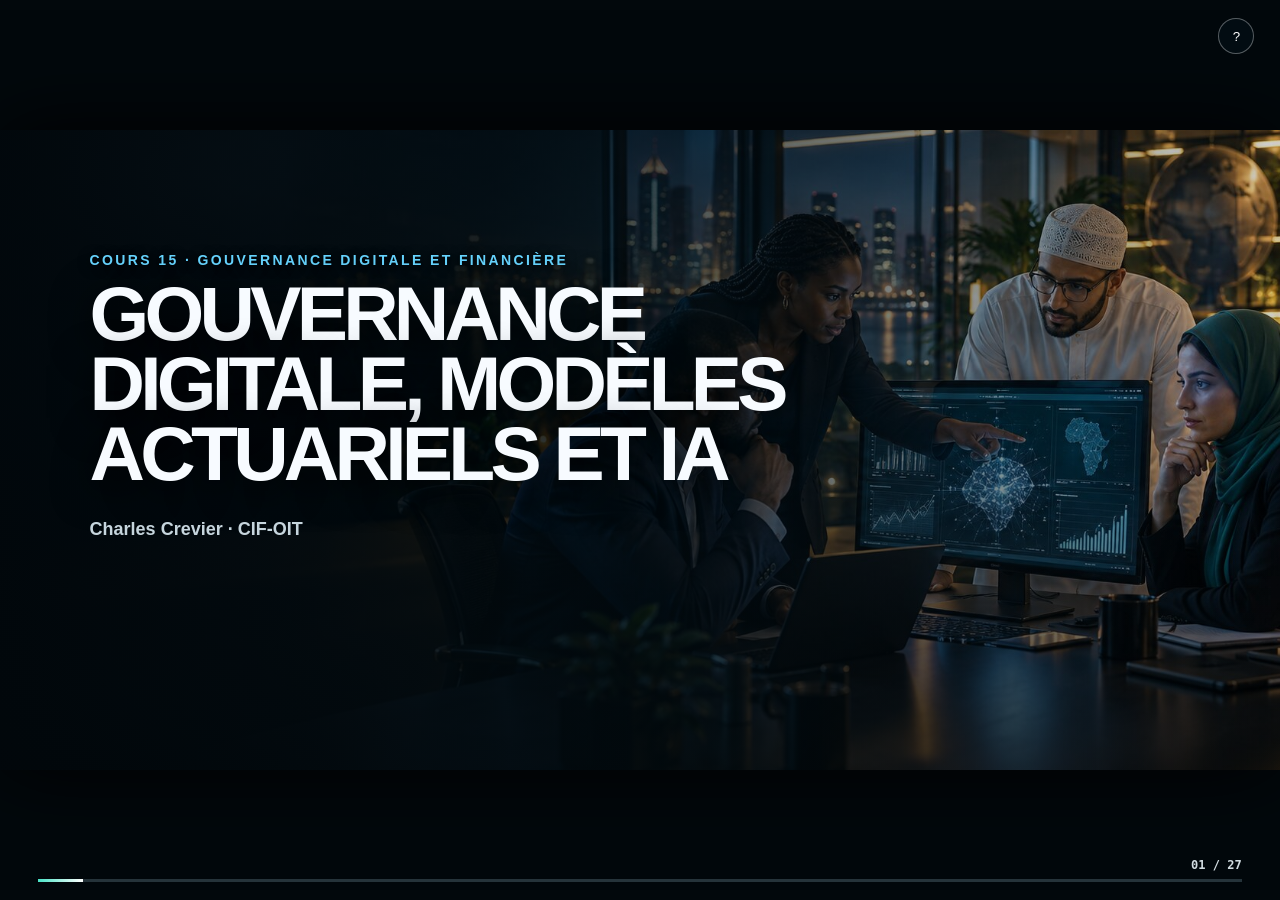
<file: session-5/index.html>
<!doctype html><html lang="fr"><head><meta charset="utf-8"><meta name="viewport" content="width=device-width,initial-scale=1"><title>Gouvernance digitale, modèles actuariels et IA</title><link rel="stylesheet" href="../assets/sessions.css?v=1"></head><body><main id="deck"><section class="slide cover active" data-title="Gouvernance digitale, modèles actuariels et IA" style="--accent:#67d5ff;--sheet:url('../assets/hero-session-5.jpg');--bp:center"><div class="photo"></div><div class="shade"></div><div class="cover-copy"><p>Cours 15 · Gouvernance digitale et financière</p><h1>Gouvernance digitale, modèles actuariels et IA</h1><h3>Charles Crevier · CIF-OIT</h3></div></section>
<section class="slide integrated insight " data-title="Ce que les participants attendent de cette session" style="--accent:#67d5ff;--sheet:url('../assets/bg-ai.jpg');--bp:50% 0%">
    <div class="photo" aria-hidden="true"></div><div class="shade" aria-hidden="true"></div>
    <header><p>Voix de la cohorte</p><h2>Ce que les participants attendent de cette session</h2></header>
    <div class="content"><ol><li class="fragment"><b>01</b><span>Relier les choix techniques aux réalités institutionnelles et aux contraintes de financement</span></li><li class="fragment"><b>02</b><span>Améliorer la qualité des données et l’interopérabilité entre institutions</span></li><li class="fragment"><b>03</b><span>Tester des scénarios utiles aux réformes des pensions et à l’extension de la couverture</span></li><li class="fragment"><b>04</b><span>Rendre les résultats actuariels plus compréhensibles pour les décideurs</span></li><li class="fragment"><b>05</b><span>Renforcer la gouvernance, la transparence et la responsabilité professionnelle</span></li></ol></div><p class="source-ref">Session 5 · contenu de la slide 1 du support original</p>
  </section>
<section class="slide integrated  " data-title="Introduction" style="--accent:#67d5ff;--sheet:url('../assets/bg-digital.jpg');--bp:100% 0%">
    <div class="photo" aria-hidden="true"></div><div class="shade" aria-hidden="true"></div>
    <header><p>Session 5</p><h2>Introduction</h2></header>
    <div class="content"><ol><li class="fragment"><b>01</b><span>Contexte. Enjeux. globaux. : transformation. digitale. rapide. ,. cybersécurité. biais. algorithmiques. , fracture numérique. Pression. démographique. et financière accrue sur les régimes de protection. sociale</span></li><li class="fragment"><b>02</b><span>. Défis. pour les. actuaires. : incertitude. (. mortalité. natalité. , migrations), crises. économiques. et. sociales. Lien entre. actuariat. et digital : nécessité. de projections. fiables. appuyées. par</span></li><li class="fragment"><b>03</b><span>outils. numériques. Gouvernance. comme. catalyseur. de transparence,. viabilité. efficacité. institutionnelle. Principes de la gouvernance digitale responsable. Transparence : auditabilité</span></li><li class="fragment"><b>04</b><span>des algorithmes et accessibilité des décisions aux parties prenantes. Éthique et équité : éviter biais discriminatoires, garantir inclusion numérique (zones rurales, handicap, personnes âgées).</span></li><li class="fragment"><b>05</b><span>Responsabilité et redevabilité : rôles définis pour données, cybersécurité et modèles actuariels. Protection des données : conformité RGPD, anonymisation et gouvernance sécurisée.</span></li></ol></div><p class="source-ref">Session 5 · contenu de la slide 2 du support original</p>
  </section>
<section class="slide integrated  visual-focus" data-title="Introduction · suite 2" style="--accent:#67d5ff;--sheet:url('../assets/bg-digital.jpg');--bp:0% 100%">
    <div class="photo" aria-hidden="true"></div><div class="shade" aria-hidden="true"></div>
    <header><p>Session 5</p><h2>Introduction · suite 2</h2></header>
    <div class="content"><ol><li class="fragment"><b>01</b><span>Confiance publique : sécurité, cohérence, communication proactive et évaluations régulières.</span></li></ol></div><p class="source-ref">Session 5 · contenu de la slide 2 du support original</p>
  </section>
<section class="slide integrated  " data-title="Introduction" style="--accent:#67d5ff;--sheet:url('../assets/bg-digital.jpg');--bp:50% 100%">
    <div class="photo" aria-hidden="true"></div><div class="shade" aria-hidden="true"></div>
    <header><p>Session 5</p><h2>Introduction</h2></header>
    <div class="content"><ol><li class="fragment"><b>01</b><span>Outils. Outils de gestion : workflow, automatisation des processus, plateformes de suivi. Cloud. computing. : flexibilité, stockage sécurisé, réduction des coûts d’infrastructure.</span></li><li class="fragment"><b>02</b><span>Big Data : exploitation massive pour détecter tendances socio-économiques et anticiper besoins. IoT : capteurs et suivi en temps réel (flux de bénéficiaires, équipements médicaux, gestion des files d’attente).</span></li><li class="fragment"><b>03</b><span>Interopérabilité : casser les silos institutionnels et assurer la continuité des services. Applications IA : détection des fraudes,. chatbots. pour usagers, analyse prédictive des demandes de prestations.</span></li><li class="fragment"><b>04</b><span>Projections démographiques, économiques et financières assistées par IA. Microsimulations. pour analyser l’impact des réformes (âge de retraite, cotisations, prestations).</span></li><li class="fragment"><b>05</b><span>Détection précoce des déficits financiers et scénarios correctifs. Ciblage plus efficace des politiques sociales grâce au traitement de Big Data. AI et études actuarielles</span></li></ol></div><p class="source-ref">Session 5 · contenu de la slide 3 du support original</p>
  </section>
<section class="slide integrated  " data-title="Pourquoi l'IA intéresse les actuaires ?" style="--accent:#67d5ff;--sheet:url('../assets/bg-digital.jpg');--bp:100% 100%">
    <div class="photo" aria-hidden="true"></div><div class="shade" aria-hidden="true"></div>
    <header><p>Session 5</p><h2>Pourquoi l'IA intéresse les actuaires ?</h2></header>
    <div class="content"><ol><li class="fragment"><b>01</b><span>Analyse et préparation des données. Détection d'anomalies. Nettoyage automatisé. Exploration de grands volumes de données. Développement des modèles. Assistance à la programmation. Automatisation des calculs</span></li><li class="fragment"><b>02</b><span>Tests et simulations accélérés. Communication des résultats. Rédaction de rapports. Synthèse d'analyses complexes. Préparation de scénarios et présentations. Mais l'IA ne remplace pas l'actuaire. L'IA peut :</span></li><li class="fragment"><b>03</b><span>Traiter l'information rapidement. L'IA ne peut pas : Assumer la responsabilité professionnelle. Comprendre le contexte institutionnel et politique. Arbitrer entre équité, adéquation et viabilité financière</span></li><li class="fragment"><b>04</b><span>Exercer un jugement actuariel indépendant</span></li></ol></div><p class="source-ref">Session 5 · contenu de la slide 4 du support original</p>
  </section>
<section class="slide integrated  " data-title="L'IA change la vitesse de la modélisation." style="--accent:#67d5ff;--sheet:url('../assets/bg-ai.jpg');--bp:0% 0%">
    <div class="photo" aria-hidden="true"></div><div class="shade" aria-hidden="true"></div>
    <header><p>Session 5</p><h2>L'IA change la vitesse de la modélisation.</h2></header>
    <div class="content"><ol><li class="fragment"><b>01</b><span>Hier: Actuaire. Collecte les données. Formule les hypothèses. Programme le modèle. Réalise les projections. Rédige le rapport. Temps : semaines ou mois. L'IA change la vitesse de la. modélisation mais elle</span></li><li class="fragment"><b>02</b><span>ne change pas la responsabilité du résultat. Aujourd’hui: Actuaire + IA. Préparation assistée des données. Génération de code actuariel. Simulations massives de scénarios. Rédaction assistée des analyses</span></li><li class="fragment"><b>03</b><span>Temps : heures ou jours. Demain: L'IA pourra sans doute: Construire des modèles complets. Calibrer des hypothèses. Tester des milliers de scénarios. Produire des rapports convaincants</span></li><li class="fragment"><b>04</b><span>Mais elle ne pourra jamais répondre seule à la question fondamentale : « Ces résultats sont-ils crédibles et utilisables pour prendre une décision publique ? »</span></li></ol></div><p class="source-ref">Session 5 · contenu de la slide 5 du support original</p>
  </section>
<section class="slide integrated  visual-focus" data-title="Reflexions" style="--accent:#67d5ff;--sheet:url('../assets/bg-ai.jpg');--bp:50% 0%">
    <div class="photo" aria-hidden="true"></div><div class="shade" aria-hidden="true"></div>
    <header><p>Session 5</p><h2>Reflexions</h2></header>
    <div class="content"><ol><li class="fragment"><b>01</b><span>La perspective philosophique. La perspective actuarielle. L'intelligence artificielle (IA) soulève de nombreuses questions. La perspective existentielle. La perspective du monde du travail</span></li></ol></div><p class="source-ref">Session 5 · contenu de la slide 6 du support original</p>
  </section>
<section class="slide integrated  visual-focus" data-title="Pourquoi parler de l'IA et du métier d'actuaire ?" style="--accent:#67d5ff;--sheet:url('../assets/bg-ai.jpg');--bp:100% 0%">
    <div class="photo" aria-hidden="true"></div><div class="shade" aria-hidden="true"></div>
    <header><p>Session 5</p><h2>Pourquoi parler de l'IA et du métier d'actuaire ?</h2></header>
    <div class="content"><ol><li class="fragment"><b>01</b><span>L'IA évolue rapidement. Les outils aussi. Les pièges aussi. La vitesse l'emporte sur le jugement. Les outils sont commercialisés plus vite que nos pratiques d'utilisation ne parviennent à évoluer.</span></li><li class="fragment"><b>02</b><span>Fluidité ≠ Exactitude. Les résultats de l'IA semblent professionnels, qu'ils le soient ou non. La frontière s'estompe. Qui en est l'auteur ? L'actuaire ou son assistant ?</span></li></ol></div><p class="source-ref">Session 5 · contenu de la slide 7 du support original</p>
  </section>
<section class="slide integrated  " data-title="Trois générations d'IA" style="--accent:#67d5ff;--sheet:url('../assets/bg-ai.jpg');--bp:0% 100%">
    <div class="photo" aria-hidden="true"></div><div class="shade" aria-hidden="true"></div>
    <header><p>Session 5</p><h2>Trois générations d'IA</h2></header>
    <div class="content"><ol><li class="fragment"><b>01</b><span>Chatbots. Contenus dans la fenêtre de discussion, ou à copier-coller. Risque : limité — l'humain sert de couche d'intégration. Assistants. intégrés</span></li><li class="fragment"><b>02</b><span>L'IA est intégrée à vos outils, elle voit votre code et vos données. Risque : l'IA participe au produit du travail. Systèmes agentiques</span></li><li class="fragment"><b>03</b><span>L'IA agit en votre nom — elle exécute des requêtes, modifie des fichiers, prend des décisions. Risque : l'IA est co-auteur, parfois même l'auteur principal. Le risque s'intensifie →</span></li></ol></div><p class="source-ref">Session 5 · contenu de la slide 8 du support original</p>
  </section>
<section class="slide integrated  visual-focus" data-title="Dans quels domaines l'IA intervient-elle concrètement dans le travail actuariel ?" style="--accent:#67d5ff;--sheet:url('../assets/bg-ai.jpg');--bp:50% 100%">
    <div class="photo" aria-hidden="true"></div><div class="shade" aria-hidden="true"></div>
    <header><p>Session 5</p><h2>Dans quels domaines l'IA intervient-elle concrètement dans le travail actuariel ?</h2></header>
    <div class="content"><ol><li class="fragment"><b>01</b><span>À chaque étape du processus d'évaluation, en principe. L'IA intervient davantage sur certaines tâches que sur d'autres. Et les risques ne sont pas répartis de manière uniforme.</span></li></ol></div><p class="source-ref">Session 5 · contenu de la slide 9 du support original</p>
  </section>
<section class="slide integrated  visual-focus" data-title="Quand l'IA rencontre l'actuariat" style="--accent:#67d5ff;--sheet:url('../assets/bg-ai.jpg');--bp:100% 100%">
    <div class="photo" aria-hidden="true"></div><div class="shade" aria-hidden="true"></div>
    <header><p>Session 5</p><h2>Quand l'IA rencontre l'actuariat</h2></header>
    <div class="content"><ol><li class="fragment"><b>01</b><span>À quel point les outils d'IA sont-ils matures pour cette tâche ? Que peut réellement faire l'IA dans ce domaine, aujourd'hui ? Quel est le risque en cas d'erreur ? Quelle peut être l'ampleur des conséquences ?</span></li><li class="fragment"><b>02</b><span>Cartographie du risque selon deux dimensions. axe x. axe y</span></li></ol></div><p class="source-ref">Session 5 · contenu de la slide 10 du support original</p>
  </section>
<section class="slide integrated  visual-focus" data-title="Quand l'IA rencontre l'actuariat" style="--accent:#67d5ff;--sheet:url('../assets/bg-governance.jpg');--bp:0% 0%">
    <div class="photo" aria-hidden="true"></div><div class="shade" aria-hidden="true"></div>
    <header><p>Session 5</p><h2>Quand l'IA rencontre l'actuariat</h2></header>
    <div class="content"><ol><li class="fragment"><b>01</b><span>Préparation des données. Définition des hypothèses. Modèle d'évaluation. Rédaction de rapports. Recommandations / Réformes. Documentation courante. Faible. Élevé. Maturité des outils d'IA →. Élevée</span></li><li class="fragment"><b>02</b><span>Risque en cas d'erreur de l'IA →</span></li></ol></div><p class="source-ref">Session 5 · contenu de la slide 11 du support original</p>
  </section>
<section class="slide integrated  visual-focus" data-title="Lire les lignes directrices en tenant compte de l'IA" style="--accent:#67d5ff;--sheet:url('../assets/bg-governance.jpg');--bp:50% 0%">
    <div class="photo" aria-hidden="true"></div><div class="shade" aria-hidden="true"></div>
    <header><p>Session 5</p><h2>Lire les lignes directrices en tenant compte de l'IA</h2></header>
    <div class="content"><ol><li class="fragment"><b>01</b><span>Les lignes directrices ne mentionnent pas encore explicitement l'IA. Mais elles ont été rédigées pour gérer l'incertitude et les risques. L'IA est déjà implicitement présente dans les lignes directrices</span></li></ol></div><p class="source-ref">Session 5 · contenu de la slide 12 du support original</p>
  </section>
<section class="slide integrated  visual-focus" data-title="Ami ou ennemi ?" style="--accent:#67d5ff;--sheet:url('../assets/bg-governance.jpg');--bp:100% 0%">
    <div class="photo" aria-hidden="true"></div><div class="shade" aria-hidden="true"></div>
    <header><p>Session 5</p><h2>Ami ou ennemi ?</h2></header>
    <div class="content"><ol><li class="fragment"><b>01</b><span>L'IA est un. parten. aire. ambigu. : à la fois une amie et une ennemie. Elle peut être extrêmement efficace, rapide, voire « perspicace ». Elle peut nous faire perdre le contrôle et le lien avec le produit final</span></li><li class="fragment"><b>02</b><span>Les avantages. Les inconvénients. Les recommandations</span></li></ol></div><p class="source-ref">Session 5 · contenu de la slide 13 du support original</p>
  </section>
<section class="slide integrated  " data-title="Données (1/2)" style="--accent:#67d5ff;--sheet:url('../assets/bg-governance.jpg');--bp:0% 100%">
    <div class="photo" aria-hidden="true"></div><div class="shade" aria-hidden="true"></div>
    <header><p>Session 5</p><h2>Données (1/2)</h2></header>
    <div class="content"><ol><li class="fragment"><b>01</b><span>Documenter de manière appropriée chaque étape du traitement des données. Les avantages. L'IA peut vous aider à effectuer. efficacement. de nombreuses. étapes de manipulation des données</span></li><li class="fragment"><b>02</b><span>: nettoyage des données, gestion des doublons, mise en forme, etc. Les inconvénients. Si elle n'est pas guidée, l'IA peut effectuer toutes ces tâches. sans laisser de documentation appropriée</span></li><li class="fragment"><b>03</b><span>, allant même jusqu'à effectuer des étapes dont nous n'avons pas connaissance ou que nous ne comprenons pas. La ligne directrice</span></li><li class="fragment"><b>04</b><span>La recommandation n° 2 mentionne déjà que les étapes de manipulation des données doivent être. « correctement documentées ». , ce qui est d'autant plus vrai lorsqu'un agent IA est impliqué. Recommandation :</span></li><li class="fragment"><b>05</b><span>traitez le travail sur les données assisté par l'IA comme celui d'un collègue — demandez une documentation, validez les résultats, conservez les originaux.</span></li></ol></div><p class="source-ref">Session 5 · contenu de la slide 14 du support original</p>
  </section>
<section class="slide integrated  " data-title="Données (2/2)" style="--accent:#67d5ff;--sheet:url('../assets/bg-governance.jpg');--bp:50% 100%">
    <div class="photo" aria-hidden="true"></div><div class="shade" aria-hidden="true"></div>
    <header><p>Session 5</p><h2>Données (2/2)</h2></header>
    <div class="content"><ol><li class="fragment"><b>01</b><span>Déterminer s'il existe suffisamment de données pour mener à bien le travail. Les lacunes dans les données sont courantes, et. il est parfois légitime de les combler</span></li><li class="fragment"><b>02</b><span>. L'IA peut nous aider à trouver des moyens astucieux de résoudre certains de ces problèmes de suffisance.</span></li><li class="fragment"><b>03</b><span>L'IA réduit la réticence à accepter une demande que les données ne justifient pas. Des valeurs plausibles apparaissent instantanément — et le moment de signaler la lacune passe inaperçu.</span></li><li class="fragment"><b>04</b><span>La « suffisance » était déjà la norme. La ligne directrice n° 2 demande si les données sous-jacentes étayent le travail — l'IA ne change rien à cela ; elle permet simplement de franchir la barre plus facilement sans s'en rendre compte.</span></li><li class="fragment"><b>05</b><span>Recommandation : les lacunes dans les données sont avant tout une question de suffisance, et non d’outils — si les données ne sont pas disponibles, signalez-le. Le bon. Le mauvais. La ligne directrice</span></li></ol></div><p class="source-ref">Session 5 · contenu de la slide 15 du support original</p>
  </section>
<section class="slide integrated  " data-title="Hypothèses" style="--accent:#67d5ff;--sheet:url('../assets/bg-governance.jpg');--bp:100% 100%">
    <div class="photo" aria-hidden="true"></div><div class="shade" aria-hidden="true"></div>
    <header><p>Session 5</p><h2>Hypothèses</h2></header>
    <div class="content"><ol><li class="fragment"><b>01</b><span>Combiner l'analyse des tendances historiques avec une approche prospective. L'IA est très performante pour détecter des modèles, et donc pour. adapter et projeter les tendances historiques. dans l'avenir.</span></li><li class="fragment"><b>02</b><span>Une projection n'est pas une hypothèse</span></li><li class="fragment"><b>03</b><span>. L'IA extrapole le passé avec assurance, mais n'a aucune vision des ruptures structurelles à venir — réformes, transitions sur le marché du travail, évolution des modes de départ à la retraite.</span></li><li class="fragment"><b>04</b><span>La ligne directrice n° 3 est explicite : la définition des hypothèses « combine les tendances historiques avec une. approche prospective</span></li><li class="fragment"><b>05</b><span>». L'IA peut se charger de la première partie. La seconde — déterminer si le passé est représentatif de l'avenir — reste du ressort de l'actuaire. Recommandation :</span></li></ol></div><p class="source-ref">Session 5 · contenu de la slide 16 du support original</p>
  </section>
<section class="slide integrated  visual-focus" data-title="Hypothèses · suite 2" style="--accent:#67d5ff;--sheet:url('../assets/bg-models.jpg');--bp:0% 0%">
    <div class="photo" aria-hidden="true"></div><div class="shade" aria-hidden="true"></div>
    <header><p>Session 5</p><h2>Hypothèses · suite 2</h2></header>
    <div class="content"><ol><li class="fragment"><b>01</b><span>laissez l'IA s'adapter au passé ; le jugement prospectif, et la responsabilité qui en découle, restent du ressort de l'actuaire. Le bon. Le mauvais. La ligne directrice</span></li></ol></div><p class="source-ref">Session 5 · contenu de la slide 16 du support original</p>
  </section>
<section class="slide integrated  " data-title="Modèle d'évaluation" style="--accent:#67d5ff;--sheet:url('../assets/bg-models.jpg');--bp:50% 0%">
    <div class="photo" aria-hidden="true"></div><div class="shade" aria-hidden="true"></div>
    <header><p>Session 5</p><h2>Modèle d'évaluation</h2></header>
    <div class="content"><ol><li class="fragment"><b>01</b><span>Compréhension approfondie du modèle, y compris de la méthodologie utilisée. L'IA écrit très bien le code.</span></li><li class="fragment"><b>02</b><span>Elle peut modifier du code existant (par exemple, ILO-Pens), créer des modules entièrement nouveaux et traduire entre les langages de programmation plus rapidement que nous ne pouvons spécifier ce que nous voulons.</span></li><li class="fragment"><b>03</b><span>Un code fonctionnel n'est pas un modèle compris. . L'IA réduit tellement le coût de production du code que « ça fonctionne » remplace discrètement « je sais ce que ça fait ». La ligne directrice n° 5 exige. une</span></li><li class="fragment"><b>04</b><span>«. compréhension complète du modèle. , y compris la méthodologie utilisée et la réactivité du modèle à différentes hypothèses ». Un code généré, et non lu, ne répond pas à cette exigence. Recommandation :</span></li><li class="fragment"><b>05</b><span>l’IA peut écrire le code ; l’actuaire doit toujours le lire et le comprendre. Le bon. Les inconvénients. La ligne directrice</span></li></ol></div><p class="source-ref">Session 5 · contenu de la slide 17 du support original</p>
  </section>
<section class="slide integrated  " data-title="Rapports" style="--accent:#67d5ff;--sheet:url('../assets/bg-models.jpg');--bp:100% 0%">
    <div class="photo" aria-hidden="true"></div><div class="shade" aria-hidden="true"></div>
    <header><p>Session 5</p><h2>Rapports</h2></header>
    <div class="content"><ol><li class="fragment"><b>01</b><span>Un rapport complet, transparent et explicite — signé par l'actuaire. L'IA rédige. plus vite et souvent mieux</span></li><li class="fragment"><b>02</b><span>que nous. Elle produit un texte clair, s'adapte au public et transforme les résultats d'un modèle en un paragraphe lisible en quelques minutes plutôt qu'en plusieurs jours.</span></li><li class="fragment"><b>03</b><span>Un rapport qui se lit bien n'est pas la même chose qu'un rapport que l'on peut assumer. La fluidité de l'IA. facilite la publication de paragraphes</span></li><li class="fragment"><b>04</b><span>dont l'actuaire signataire n'a pas réellement vérifié les affirmations — ou, parfois, pleinement compris.</span></li><li class="fragment"><b>05</b><span>La directive 10 exige un « rapport complet, transparent et explicite », accompagné d’un avis « signé par un actuaire ». Quel que soit l’auteur du texte,. l’actuaire en assume la responsabilité pour chaque ligne.</span></li></ol></div><p class="source-ref">Session 5 · contenu de la slide 18 du support original</p>
  </section>
<section class="slide integrated  visual-focus" data-title="Rapports · suite 2" style="--accent:#67d5ff;--sheet:url('../assets/bg-models.jpg');--bp:0% 100%">
    <div class="photo" aria-hidden="true"></div><div class="shade" aria-hidden="true"></div>
    <header><p>Session 5</p><h2>Rapports · suite 2</h2></header>
    <div class="content"><ol><li class="fragment"><b>01</b><span>Recommandation : l’IA peut rédiger le rapport ; la signature, et la responsabilité qui en découle, incombent à l’actuaire. Le bon. Les inconvénients. La directive</span></li></ol></div><p class="source-ref">Session 5 · contenu de la slide 18 du support original</p>
  </section>
<section class="slide integrated  " data-title="Recommandations" style="--accent:#67d5ff;--sheet:url('../assets/bg-models.jpg');--bp:50% 100%">
    <div class="photo" aria-hidden="true"></div><div class="shade" aria-hidden="true"></div>
    <header><p>Session 5</p><h2>Recommandations</h2></header>
    <div class="content"><ol><li class="fragment"><b>01</b><span>Décrivez avec l'aide de l'IA. Formulez vos propres recommandations. . Remettez le rapport à l'IA et elle produira un. ensemble cohérent de recommandations</span></li><li class="fragment"><b>02</b><span>. Bien structurées, bien argumentées, en accord avec les chiffres. Les recommandations ne découlent pas uniquement du contenu du rapport</span></li><li class="fragment"><b>03</b><span>. Elles découlent de la mission, des échanges avec l'institution, de l'évaluation précédente et de la perception de ce que le pays est réellement en mesure de mettre en œuvre.</span></li><li class="fragment"><b>04</b><span>La ligne directrice 10 exige l'avis d'un actuaire, signé, sur. la pertinence et les implications</span></li><li class="fragment"><b>05</b><span>. Une recommandation est la forme la plus concise de cet avis. Cet avis repose sur plus que ce que contient le rapport. Recommandation :</span></li></ol></div><p class="source-ref">Session 5 · contenu de la slide 19 du support original</p>
  </section>
<section class="slide integrated  visual-focus" data-title="Recommandations · suite 2" style="--accent:#67d5ff;--sheet:url('../assets/bg-models.jpg');--bp:100% 100%">
    <div class="photo" aria-hidden="true"></div><div class="shade" aria-hidden="true"></div>
    <header><p>Session 5</p><h2>Recommandations · suite 2</h2></header>
    <div class="content"><ol><li class="fragment"><b>01</b><span>l'IA peut formuler des recommandations à partir de ce qui est écrit. L'actuaire formule des recommandations à partir de tout ce qui ne l'est pas. Le bon. Le mauvais. La directive</span></li></ol></div><p class="source-ref">Session 5 · contenu de la slide 19 du support original</p>
  </section>
<section class="slide integrated  " data-title="Une tendance se dessine" style="--accent:#67d5ff;--sheet:url('../assets/bg-digital.jpg');--bp:0% 0%">
    <div class="photo" aria-hidden="true"></div><div class="shade" aria-hidden="true"></div>
    <header><p>Session 5</p><h2>Une tendance se dessine</h2></header>
    <div class="content"><ol><li class="fragment"><b>01</b><span>Que ce soit au niveau des données, des hypothèses, de l'évaluation, des rapports ou des recommandations, on retrouve toujours la même tendance.</span></li><li class="fragment"><b>02</b><span>L'IA s'en sort très bien là où les lignes directrices nous invitent à la prudence. Les lignes directrices n’ont pas été rédigées en tenant compte de l’IA.</span></li><li class="fragment"><b>03</b><span>Elles ont été rédigées précisément pour faire face à ce type de pression sur le jugement professionnel. L'IA va absorber une part croissante de ce travail, ce qui créera une pression supplémentaire.</span></li><li class="fragment"><b>04</b><span>C'est précisément pour cette raison que les lignes directrices sont plus importantes que jamais, et non moins.</span></li></ol></div><p class="source-ref">Session 5 · contenu de la slide 20 du support original</p>
  </section>
<section class="slide integrated  " data-title="Points à retenir" style="--accent:#67d5ff;--sheet:url('../assets/bg-digital.jpg');--bp:50% 0%">
    <div class="photo" aria-hidden="true"></div><div class="shade" aria-hidden="true"></div>
    <header><p>Session 5</p><h2>Points à retenir</h2></header>
    <div class="content"><ol><li class="fragment"><b>01</b><span>G2 — Données. La documentation, la validation et la suffisance ne sont pas facultatives sous prétexte que l'IA a accéléré le travail. Au contraire, elles sont d'autant plus importantes. G3 — Hypothèses</span></li><li class="fragment"><b>02</b><span>L'IA projette le passé. L'actuaire juge si le passé peut servir de guide pour l'avenir. Ce jugement constitue l'hypothèse. G5 — Modèle d'évaluation</span></li><li class="fragment"><b>03</b><span>Un code qui s'exécute n'est pas un modèle que vous comprenez. L'IA peut l'écrire ; l'actuaire doit toujours le lire. G10 — Rapports</span></li><li class="fragment"><b>04</b><span>L'IA peut rédiger. L'IA peut formuler des recommandations à partir de ce qui est écrit. La signature, et le jugement qui la sous-tend, restent du ressort de l'actuaire.</span></li></ol></div><p class="source-ref">Session 5 · contenu de la slide 21 du support original</p>
  </section>
<section class="slide finale" data-title="Conclusion" style="--accent:#67d5ff;--sheet:url('../assets/bg-models.jpg');--bp:0% 100%"><div class="photo"></div><div class="shade"></div><div class="final-copy"><p>Discussion</p><h2>Quelle décision cette analyse doit-elle permettre d’améliorer&nbsp;?</h2><h3>Merci pour votre attention et votre participation</h3></div></section></main><div class="chrome"><div id="progress"></div><span id="counter"></span></div><button id="helpBtn">?</button><dialog id="help"><h3>Commandes</h3><p>Clic, espace ou → : avancer</p><p>← : revenir · F : plein écran · O : vue d’ensemble</p><button>Fermer</button></dialog><script src="../assets/sessions.js?v=1"></script></body></html>
</file>
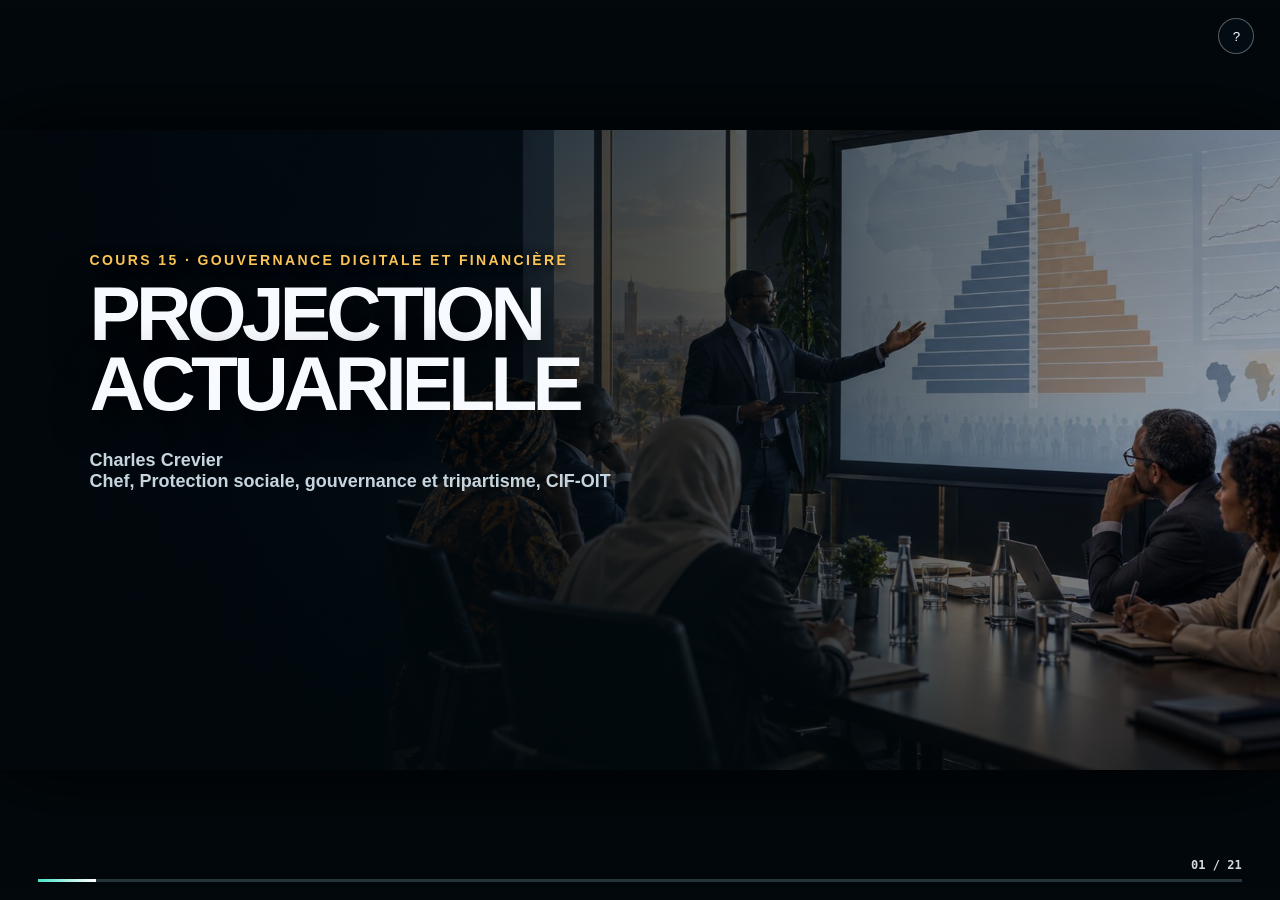
<file: sessions/session-3-21/index.html>
<!doctype html><html lang="fr"><head><meta charset="utf-8"><meta name="viewport" content="width=device-width,initial-scale=1"><title>Projection actuarielle</title><link rel="stylesheet" href="../assets/sessions.css?v=20260915-21fix2"><link rel="stylesheet" href="../assets/session3-faithful.css?v=20260915-21fix2"></head><body><main id="deck"><section class="slide cover active" data-title="Projection actuarielle" style="--accent:#ffc857;--sheet:url('../assets/hero-session-3.jpg?v=20260915-21fix2');--bp:center"><div class="photo"></div><div class="shade"></div><div class="cover-copy"><p>Cours 15 · Gouvernance digitale et financière</p><h1>Projection actuarielle</h1><h3>Charles Crevier<br>Chef, Protection sociale, gouvernance et tripartisme, CIF-OIT</h3></div></section><section class="slide faithful" data-title="Projection" style="--accent:#ffc857;--sheet:url('../assets/bg-demography.jpg?v=20260915-21fix2');--bp:0% 0%;--source:url('../assets/session-3-faithful-1.jpg?v=20260915-21fix2');--source-size:500% 200%;--source-pos:0% 0%">
    <div class="photo" aria-hidden="true"></div><div class="shade" aria-hidden="true"></div>
    <div class="faithful-canvas" role="img" aria-label="Projection"></div>
    <div class="sr-only"><h2>Projection</h2><p>de la</p><p>population</p><p>assurée</p><p>et</p><p>des</p><p>cotisants</p></div>
    <p class="faithful-section">Population assurée et flux financiers</p>
  </section><section class="slide faithful" data-title="Explorer les méthodologies de projection pour la population assurée" style="--accent:#ffc857;--sheet:url('../assets/bg-demography.jpg?v=20260915-21fix2');--bp:50% 0%;--source:url('../assets/session-3-faithful-1.jpg?v=20260915-21fix2');--source-size:500% 200%;--source-pos:25% 0%">
    <div class="photo" aria-hidden="true"></div><div class="shade" aria-hidden="true"></div>
    <div class="faithful-canvas" role="img" aria-label="Explorer les méthodologies de projection pour la population assurée"></div>
    <div class="sr-only"><h2>Explorer les méthodologies de projection pour la population assurée</h2><p>Explorer les variables principales utilisées dans la projection de la population assurée</p><p>Explorer les données et hypothèses pour effectuer les projections des flux financiers des frais administratifs, les revenus d’investissement et la réserve</p><p>Développer des connaissances techniques sur les ratios financiers pour l’analyse actuarielle</p><p>Objectifs</p></div>
    <p class="faithful-section">Population assurée et flux financiers</p>
  </section><section class="slide faithful" data-title="Définition de la population active assurée" style="--accent:#ffc857;--sheet:url('../assets/bg-demography.jpg?v=20260915-21fix2');--bp:100% 0%;--source:url('../assets/session-3-faithful-1.jpg?v=20260915-21fix2');--source-size:500% 200%;--source-pos:50% 0%">
    <div class="photo" aria-hidden="true"></div><div class="shade" aria-hidden="true"></div>
    <div class="faithful-canvas" role="img" aria-label="Définition de la population active assurée"></div>
    <div class="sr-only"><h2>Définition de la population active assurée</h2><p>Cotisants actifs ayant cotisé au moins une fois dans l’année de projection</p><p>Définition de la population inactive assurée</p><p>Cotisants inactifs n’ayant pas cotisé dans l’année de projection (mais ayant fait des cotisations dans des années précédentes)</p><p>Définition du taux de couverture</p><p>Ratio du nombre de la population active assure par le nombre d’employés à travers le pays</p><p>Definition</p></div>
    <p class="faithful-section">Population assurée et flux financiers</p>
  </section><section class="slide faithful" data-title="Méthodologie du taux de couverture" style="--accent:#ffc857;--sheet:url('../assets/bg-demography.jpg?v=20260915-21fix2');--bp:0% 100%;--source:url('../assets/session-3-faithful-1.jpg?v=20260915-21fix2');--source-size:500% 200%;--source-pos:75% 0%">
    <div class="photo" aria-hidden="true"></div><div class="shade" aria-hidden="true"></div>
    <div class="faithful-canvas" role="img" aria-label="Méthodologie du taux de couverture"></div>
    <div class="sr-only"><h2>Méthodologie du taux de couverture</h2><p>Donnée</p><p>Nombre de cotisants (z, x, t=0)</p><p>Nombre d’employés (z, x, t=0)</p><p>Hypothèses</p><p>Taux de couverture (z, x, t)</p><p>Méthodologie</p><p>Basée sur les taux de couverture par âge individuel</p><p>Methodologie</p><p>par</p><p>cohorte</p><p>Données</p><p>Nombre de cotisants</p><p>(z, x, t=0)</p><p>Nombre d’employés</p><p>(z, x, t=0)</p><p>Hypothèses</p><p>Distribution par age des nouveaux entrants</p><p>(z, x, t)</p><p>Taux</p><p>de</p><p>départ</p><p>à la</p><p>retraite</p><p>(z, x, t)</p><p>Taux</p><p>d’incidence</p><p>de</p><p>disabilité</p><p>(z, x, t)</p><p>Taux</p><p>de</p><p>mortalité</p><p>(z, x, t)</p><p>Méthodologie</p><p>Basée</p><p>sur la</p><p>méthode</p><p>par</p><p>cohorte</p><p>Methodologie</p><p>-</p><p>Cotisant</p></div>
    <p class="faithful-section">Population assurée et flux financiers</p>
  </section><section class="slide faithful" data-title="Taux" style="--accent:#ffc857;--sheet:url('../assets/bg-demography.jpg?v=20260915-21fix2');--bp:50% 100%;--source:url('../assets/session-3-faithful-1.jpg?v=20260915-21fix2');--source-size:500% 200%;--source-pos:100% 0%">
    <div class="photo" aria-hidden="true"></div><div class="shade" aria-hidden="true"></div>
    <div class="faithful-canvas" role="img" aria-label="Taux"></div>
    <div class="sr-only"><h2>Taux</h2><p>de couverture (z, x, t)</p><p>=</p><p>Nombre</p><p>de</p><p>cotisants</p><p>(z, x, t)</p><p>Nombre</p><p>d’employés</p><p>(z, x, t)</p><p>Ou</p><p>:</p><p>z =</p><p>Categorie</p><p>des</p><p>cotisants</p><p>x = Age</p><p>t =</p><p>Année</p><p>de</p><p>projectoin</p><p>Methodologie</p><p>–</p><p>Taux</p><p>de couverture</p></div>
    <p class="faithful-section">Population assurée et flux financiers</p>
  </section><section class="slide faithful" data-title="Projection" style="--accent:#ffc857;--sheet:url('../assets/bg-demography.jpg?v=20260915-21fix2');--bp:100% 100%;--source:url('../assets/session-3-faithful-1.jpg?v=20260915-21fix2');--source-size:500% 200%;--source-pos:0% 100%">
    <div class="photo" aria-hidden="true"></div><div class="shade" aria-hidden="true"></div>
    <div class="faithful-canvas" role="img" aria-label="Projection"></div>
    <div class="sr-only"><h2>Projection</h2><p>des</p><p>flux</p><p>financiers</p></div>
    <p class="faithful-section">Population assurée et flux financiers</p>
  </section><section class="slide faithful" data-title="Hypothèses" style="--accent:#ffc857;--sheet:url('../assets/bg-labour.jpg?v=20260915-21fix2');--bp:0% 0%;--source:url('../assets/session-3-faithful-1.jpg?v=20260915-21fix2');--source-size:500% 200%;--source-pos:25% 100%">
    <div class="photo" aria-hidden="true"></div><div class="shade" aria-hidden="true"></div>
    <div class="faithful-canvas" role="img" aria-label="Hypothèses"></div>
    <div class="sr-only"><h2>Hypothèses</h2><p>Taux de cotisation</p><p>Taux de rendement sur les investissements</p><p>Hypothèse sur les frais d’administration</p><p>Taux d’actualisation</p><p>Variables principales</p><p>Revenu des cotisations</p><p>Revenu des investissements</p><p>Revenu total</p><p>Dépense pour les prestations</p><p>Montant forfaitaire</p><p>Frais d’administration</p><p>Dépense totale</p><p>Surplus/déficit annuel</p><p>Réserve</p><p>Taux par répartition</p><p>Prime moyenne générale</p><p>Flux de</p><p>trésorerie</p></div>
    <p class="faithful-section">Population assurée et flux financiers</p>
  </section><section class="slide faithful" data-title="9" style="--accent:#ffc857;--sheet:url('../assets/bg-labour.jpg?v=20260915-21fix2');--bp:50% 0%;--source:url('../assets/session-3-faithful-1.jpg?v=20260915-21fix2');--source-size:500% 200%;--source-pos:50% 100%">
    <div class="photo" aria-hidden="true"></div><div class="shade" aria-hidden="true"></div>
    <div class="faithful-canvas" role="img" aria-label="9"></div>
    <div class="sr-only"><h2>9</h2><p>Concepts financiers et</p><p>actuariels</p><p>Taux par répartition</p><p>Montant des prestations + Couts administratifs</p><p>Masse salariale soumise à cotisation</p><p>Taux de remplacement systémique</p><p>Retraite moyenne</p><p>Salaire soumis à cotisation moyen</p><p>Ratio démographique</p><p>Nombre de retraités</p><p>Nombre de cotisants</p></div>
    <p class="faithful-section">Population assurée et flux financiers</p>
  </section><section class="slide faithful" data-title="10" style="--accent:#ffc857;--sheet:url('../assets/bg-labour.jpg?v=20260915-21fix2');--bp:100% 0%;--source:url('../assets/session-3-faithful-1.jpg?v=20260915-21fix2');--source-size:500% 200%;--source-pos:75% 100%">
    <div class="photo" aria-hidden="true"></div><div class="shade" aria-hidden="true"></div>
    <div class="faithful-canvas" role="img" aria-label="10"></div>
    <div class="sr-only"><h2>10</h2><p>Concepts financiers et</p><p>actuariels</p><p>Prime</p><p>moyenne</p><p>générale</p><p>(Valeur présente des dépenses futures) - (Réserve initiale)</p><p>(Valeur présente de la</p><p>Masse</p><p>salariale</p><p>soumise</p><p>à</p><p>cotisation</p><p>future)</p><p>Ratio de</p><p>réserve</p><p>Reserve</p><p>Dépenses</p><p>annuelles</p></div>
    <p class="faithful-section">Population assurée et flux financiers</p>
  </section><section class="slide faithful" data-title="11" style="--accent:#ffc857;--sheet:url('../assets/bg-labour.jpg?v=20260915-21fix2');--bp:0% 100%;--source:url('../assets/session-3-faithful-1.jpg?v=20260915-21fix2');--source-size:500% 200%;--source-pos:100% 100%">
    <div class="photo" aria-hidden="true"></div><div class="shade" aria-hidden="true"></div>
    <div class="faithful-canvas" role="img" aria-label="11"></div>
    <div class="sr-only"><h2>11</h2><p>Source:</p><p>Simulation pour un pays au</p><p>Moyen</p><p>-Orient,</p><p>Année</p><p>de projection = 50 (2070)</p><p>Taux</p><p>par repartition (PAYG rate)</p></div>
    <p class="faithful-section">Population assurée et flux financiers</p>
  </section><section class="slide faithful" data-title="12" style="--accent:#ffc857;--sheet:url('../assets/bg-labour.jpg?v=20260915-21fix2');--bp:50% 100%;--source:url('../assets/session-3-faithful-2.jpg?v=20260915-21fix2');--source-size:500% 200%;--source-pos:0% 0%">
    <div class="photo" aria-hidden="true"></div><div class="shade" aria-hidden="true"></div>
    <div class="faithful-canvas" role="img" aria-label="12"></div>
    <div class="sr-only"><h2>12</h2><p>Concepts financiers et</p><p>actuariels</p><p>– Flux financiers</p><p>Source:</p><p>Simulation pour un pays au</p><p>Moyen</p><p>-Orient,</p><p>Année</p><p>de projection = 50 (2070)</p></div>
    <p class="faithful-section">Population assurée et flux financiers</p>
  </section><section class="slide faithful" data-title="Réformes" style="--accent:#ffc857;--sheet:url('../assets/bg-labour.jpg?v=20260915-21fix2');--bp:100% 100%;--source:url('../assets/session-3-faithful-2.jpg?v=20260915-21fix2');--source-size:500% 200%;--source-pos:25% 0%">
    <div class="photo" aria-hidden="true"></div><div class="shade" aria-hidden="true"></div>
    <div class="faithful-canvas" role="img" aria-label="Réformes"></div>
    <div class="sr-only"><h2>Réformes</h2></div>
    <p class="faithful-section">Réformes et extension de la protection sociale</p>
  </section><section class="slide faithful" data-title="Réflexion" style="--accent:#ffc857;--sheet:url('../assets/bg-projections.jpg?v=20260915-21fix2');--bp:0% 0%;--source:url('../assets/session-3-faithful-2.jpg?v=20260915-21fix2');--source-size:500% 200%;--source-pos:50% 0%">
    <div class="photo" aria-hidden="true"></div><div class="shade" aria-hidden="true"></div>
    <div class="faithful-canvas" role="img" aria-label="Réflexion"></div>
    <div class="sr-only"><h2>Réflexion</h2><p>sur</p><p>les</p><p>réformes</p><p>paramétiques</p><p>et</p><p>structurelles</p><p>Prenez quelques minutes pour noter la liste des</p><p>réformes paramétriques</p><p>susceptibles d’</p><p>etre</p><p>considérés lors de la prochaine étude actuarielle de votre régime de retraite.</p><p>Prenez quelques minutes pour noter la liste des</p><p>réformes structurelles</p><p>susceptibles d’</p><p>etre</p><p>considérés lors de la prochaine étude actuarielle de votre régime de retraite.</p><p>14</p></div>
    <p class="faithful-section">Réformes et extension de la protection sociale</p>
  </section><section class="slide faithful" data-title="Création" style="--accent:#ffc857;--sheet:url('../assets/bg-projections.jpg?v=20260915-21fix2');--bp:50% 0%;--source:url('../assets/session-3-faithful-2.jpg?v=20260915-21fix2');--source-size:500% 200%;--source-pos:75% 0%">
    <div class="photo" aria-hidden="true"></div><div class="shade" aria-hidden="true"></div>
    <div class="faithful-canvas" role="img" aria-label="Création"></div>
    <div class="sr-only"><h2>Création</h2><p>d’espace</p><p>politique</p><p>pour les</p><p>réformes</p><p>Source:</p><p>Donahue, J. D. (2017).</p><p>Strategic Alignment for Policy Analysis and Design</p><p>. HKS No. 2090.0. Cambridge, MA: Harvard Kennedy School</p><p>Moore, Mark Harrison. (1995).</p><p>Creating Public Value: Strategic Management in Government</p><p>. Cambridge, MA:</p><p>Harvard University Press.</p><p>Techniquement</p><p>correct</p><p>Mise</p><p>en</p><p>oeuvre</p><p>organisationnelle</p><p>Politiquement</p><p>acceptable</p></div>
    <p class="faithful-section">Réformes et extension de la protection sociale</p>
  </section><section class="slide faithful" data-title="Création" style="--accent:#ffc857;--sheet:url('../assets/bg-projections.jpg?v=20260915-21fix2');--bp:100% 0%;--source:url('../assets/session-3-faithful-2.jpg?v=20260915-21fix2');--source-size:500% 200%;--source-pos:100% 0%">
    <div class="photo" aria-hidden="true"></div><div class="shade" aria-hidden="true"></div>
    <div class="faithful-canvas" role="img" aria-label="Création"></div>
    <div class="sr-only"><h2>Création</h2><p>d’espace</p><p>politique</p><p>pour les</p><p>réformes</p><p>Techniquement</p><p>correct</p><p>Politiquement</p><p>acceptable</p><p>Haut</p><p>Bas</p><p>Haut</p></div>
    <p class="faithful-section">Réformes et extension de la protection sociale</p>
  </section><section class="slide faithful" data-title="Création" style="--accent:#ffc857;--sheet:url('../assets/bg-projections.jpg?v=20260915-21fix2');--bp:0% 100%;--source:url('../assets/session-3-faithful-2.jpg?v=20260915-21fix2');--source-size:500% 200%;--source-pos:0% 100%">
    <div class="photo" aria-hidden="true"></div><div class="shade" aria-hidden="true"></div>
    <div class="faithful-canvas" role="img" aria-label="Création"></div>
    <div class="sr-only"><h2>Création</h2><p>d’espace</p><p>politique</p><p>pour les</p><p>réformes</p><p>Source:</p><p>Donahue, J. D. (2017).</p><p>Strategic Alignment for Policy Analysis and Design</p><p>. HKS No. 2090.0. Cambridge, MA: Harvard Kennedy School</p><p>Moore, Mark Harrison. (1995).</p><p>Creating Public Value: Strategic Management in Government</p><p>. Cambridge, MA:</p><p>Harvard University Press.</p><p>Réformes</p><p>paramétriques</p><p>Réformes influençant</p><p>les</p><p>couts</p><p>:</p><p>Augmentation</p><p>de</p><p>l’age</p><p>de la</p><p>retraite</p><p>Réduction du montant des retraites</p><p>Modifications des</p><p>critères d’éligibilités pour l’obtention d’une retraite</p><p>Modification de la revaluation des</p><p>retraites</p><p>Réformes</p><p>influençant</p><p>les</p><p>revenus</p><p>Taux</p><p>de</p><p>cotisation</p><p>Définition de l’assiette de cotisation</p><p>Paquets de changements</p><p>Réforme structurelle</p><p>Extension de la couverture</p><p>Minimum vieillesse universel</p><p>Changement de la structure de financement</p><p>Autres</p><p>Techniquement</p><p>correct</p><p>Mise</p><p>en</p><p>oeuvre</p><p>organisationnelle</p><p>Politiquement</p><p>acceptable</p></div>
    <p class="faithful-section">Réformes et extension de la protection sociale</p>
  </section><section class="slide faithful" data-title="Socle" style="--accent:#ffc857;--sheet:url('../assets/bg-projections.jpg?v=20260915-21fix2');--bp:50% 100%;--source:url('../assets/session-3-faithful-2.jpg?v=20260915-21fix2');--source-size:500% 200%;--source-pos:25% 100%">
    <div class="photo" aria-hidden="true"></div><div class="shade" aria-hidden="true"></div>
    <div class="faithful-canvas" role="img" aria-label="Socle"></div>
    <div class="sr-only"><h2>Socle</h2><p>de protection</p><p>sociale</p><p>–</p><p>Calculateur</p><p>des</p><p>couts</p><p>Source:</p><p>Politique</p><p>sur les</p><p>retraites</p><p>:</p><p>https://www.ilo.org/secsoc/information-resources/publications-and-tools/Brochures/WCMS_645751/lang--en/index.htm</p><p>Calculateurs des couts</p><p>:</p><p>https://www.social-protection.org/gimi/SPFCalculReport.action?lang=FR</p><p>.</p><p>Socle</p><p>de protection</p><p>sociale</p><p>&amp;</p><p>Politique</p><p>sur les</p><p>politiques</p><p>de</p><p>retraite</p><p>Calculateur</p><p>des</p><p>couts</p><p>des</p><p>socles</p><p>de protection</p><p>sociale</p></div>
    <p class="faithful-section">Réformes et extension de la protection sociale</p>
  </section><section class="slide faithful" data-title="Stratégies nationales d’extension :" style="--accent:#ffc857;--sheet:url('../assets/bg-projections.jpg?v=20260915-21fix2');--bp:100% 100%;--source:url('../assets/session-3-faithful-2.jpg?v=20260915-21fix2');--source-size:500% 200%;--source-pos:50% 100%">
    <div class="photo" aria-hidden="true"></div><div class="shade" aria-hidden="true"></div>
    <div class="faithful-canvas" role="img" aria-label="Stratégies nationales d’extension :"></div>
    <div class="sr-only"><h2>Stratégies nationales d’extension :</h2><p>Mise en place de systèmes</p><p>de sécurité sociale complets</p><p>19</p><p>Population couverte</p><p>Accès aux soins de santé essentiels et sécurité élémentaire du revenu</p><p>pour tous</p><p>Prestations de sécurité sociale à des niveaux garantis</p><p>Assurance volontaire règlementée par l’état</p><p>Niveau de protection</p><p>élevé</p><p>bas</p><p>Dimension horizontale</p><p>:</p><p>Garantie d‘accès aux soins de santé essentiels et d‘une sécurité élémentaire du revenu pour tous</p><p>Dimension verticale:</p><p>assurer progressivement des niveaux plus élevés de protection</p><p>tels qu’établis par</p><p>la c.102</p><p>et les normes plus avancées de la sécurité sociale</p><p>niveau du socle</p></div>
    <p class="faithful-section">Réformes et extension de la protection sociale</p>
  </section><section class="slide faithful" data-title="Critères d’admissibilité selon les normes" style="--accent:#ffc857;--sheet:url('../assets/bg-finance.jpg?v=20260915-21fix2');--bp:0% 0%;--source:url('../assets/session-3-faithful-2.jpg?v=20260915-21fix2');--source-size:500% 200%;--source-pos:75% 100%">
    <div class="photo" aria-hidden="true"></div><div class="shade" aria-hidden="true"></div>
    <div class="faithful-canvas" role="img" aria-label="Critères d’admissibilité selon les normes"></div>
    <div class="sr-only"><h2>Critères d’admissibilité selon les normes</h2><p>20</p></div>
    <p class="faithful-section">Réformes et extension de la protection sociale</p>
  </section><section class="slide finale" data-title="Merci" style="--accent:#ffc857;--sheet:url('../assets/bg-reforms.jpg?v=20260915-21fix2');--bp:100% 100%"><div class="photo"></div><div class="shade"></div><div class="final-copy"><h2>Merci de votre attention et participation&nbsp;!</h2></div></section></main><div class="chrome"><div id="progress"></div><span id="counter"></span></div><button id="helpBtn">?</button><dialog id="help"><h3>Commandes</h3><p>Clic, espace ou → : avancer</p><p>← : revenir · F : plein écran · O : vue d’ensemble</p><button>Fermer</button></dialog><script src="../assets/sessions.js?v=20260915-21fix2"></script></body></html>
</file>
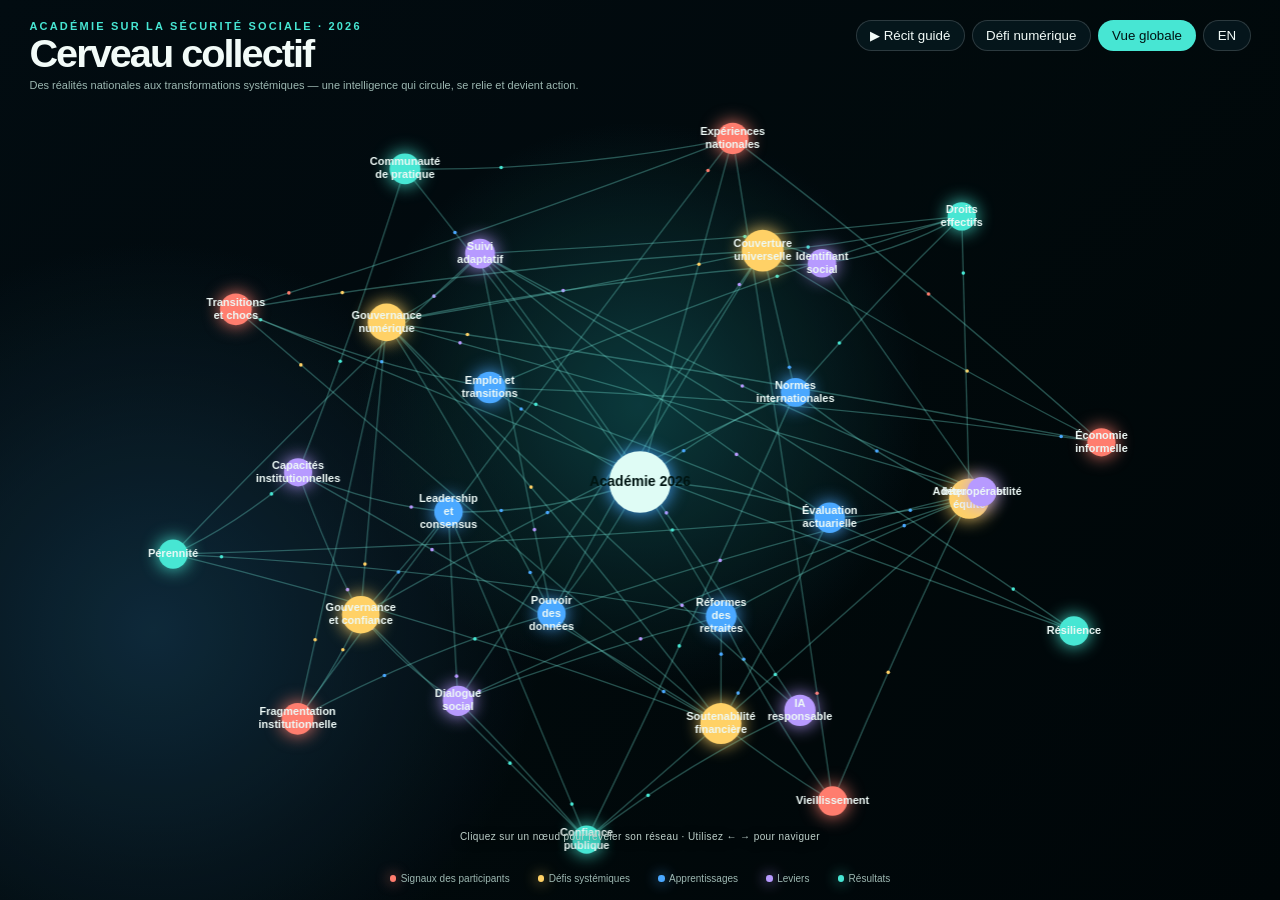
<file: collective-brain-animation.html>
<!doctype html>
<html lang="fr">
<head>
<meta charset="utf-8">
<meta name="viewport" content="width=device-width,initial-scale=1">
<title>Cerveau collectif · Académie sur la sécurité sociale 2026</title>
<style>
:root{--bg:#020a0d;--ink:#f2fbf8;--muted:#9db8b2;--teal:#47e6d3;--blue:#4aa8ff;--gold:#ffd166;--coral:#ff7d6e;--violet:#b79aff}*{box-sizing:border-box}html,body{margin:0;width:100%;height:100%;overflow:hidden;background:var(--bg);color:var(--ink);font-family:Inter,"Segoe UI",Arial,sans-serif}body:before{content:"";position:fixed;inset:0;background:radial-gradient(circle at 50% 45%,#0d3f42 0,transparent 35%),radial-gradient(circle at 12% 70%,#102d3f 0,transparent 30%),linear-gradient(135deg,#030d12,#010608);opacity:.9}.shell{position:relative;width:100%;height:100%;display:grid;grid-template-rows:auto 1fr auto;padding:2.2vh 2.3vw 1.8vh}.top{display:flex;justify-content:space-between;align-items:flex-start;gap:2vw;z-index:5}.eyebrow{font-size:clamp(11px,.72vw,16px);font-weight:800;letter-spacing:.2em;text-transform:uppercase;color:var(--teal)}h1{margin:.35vh 0 0;font-size:clamp(28px,3.1vw,68px);line-height:.95;letter-spacing:-.05em}.subtitle{margin:.7vh 0 0;color:var(--muted);font-size:clamp(11px,.85vw,18px)}.controls{display:flex;gap:.55vw;align-items:center}.controls button{border:1px solid #ffffff28;background:#071a20cc;color:var(--ink);border-radius:999px;padding:.55em 1em;font:700 clamp(10px,.67vw,14px)/1 inherit;cursor:pointer}.controls button:hover,.controls button.active{background:var(--teal);color:#001313;border-color:transparent}.stage{position:relative;min-height:0}canvas{position:absolute;inset:0;width:100%;height:100%}.detail{position:absolute;right:1vw;top:4%;width:min(24vw,480px);padding:1.2vw 1.3vw;border:1px solid #ffffff20;border-radius:1.1vw;background:#031116e8;backdrop-filter:blur(12px);box-shadow:0 25px 70px #0008;opacity:0;transform:translateX(2vw);pointer-events:none;transition:.35s}.detail.open{opacity:1;transform:none}.detail small{color:var(--teal);font-weight:800;letter-spacing:.14em}.detail h2{margin:.45vw 0 .55vw;font-size:clamp(18px,1.4vw,30px)}.detail p{margin:0;color:#c7d8d4;font-size:clamp(11px,.72vw,15px);line-height:1.45}.detail .links{margin-top:.8vw;padding-top:.65vw;border-top:1px solid #ffffff18;color:var(--gold);font-size:clamp(10px,.64vw,14px);line-height:1.45}.legend{display:flex;justify-content:center;gap:2.2vw;color:var(--muted);font-size:clamp(10px,.66vw,14px);z-index:5}.legend span:before{content:"";display:inline-block;width:.65em;height:.65em;border-radius:50%;margin-right:.45em;background:var(--c);box-shadow:0 0 14px var(--c)}.hint{position:absolute;left:50%;bottom:4%;transform:translateX(-50%);color:#bdd0ca;font-size:clamp(10px,.67vw,14px);letter-spacing:.04em;text-shadow:0 2px 10px #000;transition:.3s}.story{position:absolute;left:1vw;top:6%;width:min(23vw,450px);padding:1vw 1.15vw;border-left:3px solid var(--teal);background:linear-gradient(90deg,#031318dd,transparent);opacity:0;transition:.45s}.story.show{opacity:1}.story b{display:block;color:var(--teal);font-size:clamp(11px,.75vw,16px);letter-spacing:.1em;text-transform:uppercase}.story p{margin:.45vw 0 0;font-size:clamp(12px,.88vw,19px);line-height:1.4}.sr{position:absolute;width:1px;height:1px;padding:0;margin:-1px;overflow:hidden;clip:rect(0,0,0,0);white-space:nowrap;border:0}@media(max-width:900px){.shell{padding:14px}.top{display:block}.controls{margin-top:10px}.detail{width:42vw}.legend{gap:10px;flex-wrap:wrap}}
</style>
</head>
<body>
<main class="shell">
  <header class="top">
    <div><div class="eyebrow">Académie sur la sécurité sociale · 2026</div><h1>Cerveau collectif</h1><p class="subtitle">Des réalités nationales aux transformations systémiques — une intelligence qui circule, se relie et devient action.</p></div>
    <nav class="controls" aria-label="Contrôles"><button id="storyBtn">▶ Récit guidé</button><button id="digitalBtn">Défi numérique</button><button id="allBtn" class="active">Vue globale</button><button id="langBtn">EN</button></nav>
  </header>
  <section class="stage" aria-label="Cartographie interactive des liens de l’Académie">
    <canvas id="brain" role="img" aria-describedby="accessibleSummary"></canvas>
    <div class="story" id="story"><b id="storyStep"></b><p id="storyText"></p></div>
    <aside class="detail" id="detail" aria-live="polite"><small id="detailType"></small><h2 id="detailTitle"></h2><p id="detailText"></p><div class="links" id="detailLinks"></div></aside>
    <div class="hint" id="hint">Cliquez sur un nœud pour révéler son réseau · Utilisez ← → pour naviguer</div>
    <p class="sr" id="accessibleSummary">Carte animée reliant les contributions des participants, les défis de protection sociale, les cours de l’Académie, les leviers de réforme et les résultats attendus.</p>
  </section>
  <footer class="legend"><span style="--c:var(--coral)">Signaux des participants</span><span style="--c:var(--gold)">Défis systémiques</span><span style="--c:var(--blue)">Apprentissages</span><span style="--c:var(--violet)">Leviers</span><span style="--c:var(--teal)">Résultats</span></footer>
</main>
<script>
const bilingual={fr:{subtitle:'Des réalités nationales aux transformations systémiques — une intelligence qui circule, se relie et devient action.',hint:'Cliquez sur un nœud pour révéler son réseau · Utilisez ← → pour naviguer',guided:'▶ Récit guidé',digital:'Défi numérique',global:'Vue globale',links:'Connexions directes'},en:{subtitle:'From national realities to systemic transformation — intelligence that circulates, connects and becomes action.',hint:'Select a node to reveal its network · Use ← → to navigate',guided:'▶ Guided story',digital:'Digital challenge',global:'Global view',links:'Direct connections'}};
let language='fr';
const groups={signal:{color:'#ff7d6e',label:['Signal participant','Participant signal']},challenge:{color:'#ffd166',label:['Défi systémique','System challenge']},course:{color:'#4aa8ff',label:['Apprentissage','Learning']},lever:{color:'#b79aff',label:['Levier de transformation','Transformation lever']},outcome:{color:'#47e6d3',label:['Résultat recherché','Intended outcome']}};
const raw=[
['academy','Académie 2026','Academy 2026','course','177 participants · 36 pays · 22 cours optionnels','177 participants · 36 countries · 22 electives'],
['voices','Expériences nationales','National experience','signal','Les contributions rendent visibles les tensions concrètes, les solutions testées et les questions encore ouvertes.','Contributions reveal practical tensions, tested solutions and open questions.'],
['informal','Économie informelle','Informal economy','signal','Étendre les droits à des travailleurs aux revenus irréguliers et aux statuts multiples.','Extending rights to workers with irregular income and multiple statuses.'],
['ageing','Vieillissement','Population ageing','signal','Concilier adéquation des prestations, équité intergénérationnelle et soutenabilité.','Balancing benefit adequacy, intergenerational equity and sustainability.'],
['fragment','Fragmentation institutionnelle','Institutional fragmentation','signal','Des mandats et systèmes dispersés créent doublons, lacunes et parcours complexes.','Scattered mandates and systems create duplication, gaps and complex journeys.'],
['climate','Transitions et chocs','Transitions and shocks','signal','Climat, crises et transformations du travail déplacent les risques plus vite que les institutions.','Climate, crises and changing work shift risks faster than institutions.'],
['coverage','Couverture universelle','Universal coverage','challenge','Combler les lacunes juridiques et effectives sans laisser de groupe en marge.','Closing legal and effective coverage gaps without leaving groups behind.'],
['adequacy','Adéquation et équité','Adequacy and equity','challenge','Garantir des prestations suffisantes, accessibles et distribuées équitablement.','Ensuring benefits are sufficient, accessible and equitably distributed.'],
['finance','Soutenabilité financière','Financial sustainability','challenge','Relier objectifs sociaux, espace budgétaire, projections et choix de réforme.','Connecting social objectives, fiscal space, projections and reform choices.'],
['governance','Gouvernance et confiance','Governance and trust','challenge','Clarifier responsabilités, participation, redevabilité et capacité institutionnelle.','Clarifying responsibilities, participation, accountability and institutional capacity.'],
['digital','Gouvernance numérique','Digital governance','challenge','Faire du numérique une infrastructure de droits — sûre, interopérable, inclusive et centrée sur l’humain.','Making digital systems an infrastructure for rights — safe, interoperable, inclusive and human-centred.'],
['standards','Normes internationales','International standards','course','Les normes de l’OIT fournissent le socle de droits, de principes et de garanties.','ILO standards provide the foundation of rights, principles and safeguards.'],
['actuarial','Évaluation actuarielle','Actuarial valuation','course','Données, hypothèses, projections et tests de sensibilité rendent les arbitrages explicites.','Data, assumptions, projections and sensitivity tests make trade-offs explicit.'],
['pensions','Réformes des retraites','Pension reforms','course','Comparer les options paramétriques et systémiques au regard de plusieurs objectifs.','Comparing parametric and systemic options against multiple objectives.'],
['data','Pouvoir des données','Power of data','course','Transformer statistiques, registres et retours d’expérience en décisions vérifiables.','Turning statistics, registries and feedback into verifiable decisions.'],
['leadership','Leadership et consensus','Leadership and consensus','course','Créer la confiance nécessaire pour passer de l’expertise technique à une réforme légitime.','Building the trust needed to move from technical evidence to legitimate reform.'],
['jobs','Emploi et transitions','Jobs and transitions','course','Relier protection sociale, politiques de l’emploi, changements climatiques et transformation économique.','Connecting social protection, employment policy, climate change and economic transformation.'],
['identity','Identifiant social','Social identifier','lever','Relier les droits et services autour de la personne, sans imposer une base unique.','Connecting rights and services around the person without requiring one database.'],
['interop','Interopérabilité','Interoperability','lever','Permettre un échange sécurisé entre institutions tout en conservant leurs mandats.','Enabling secure exchange between institutions while preserving their mandates.'],
['ai','IA responsable','Responsible AI','lever','Évaluer finalité, données, biais, explicabilité, recours et supervision humaine avant le déploiement.','Assessing purpose, data, bias, explainability, redress and human oversight before deployment.'],
['dialogue','Dialogue social','Social dialogue','lever','Associer gouvernements, travailleurs, employeurs et bénéficiaires aux décisions.','Involving governments, workers, employers and beneficiaries in decisions.'],
['capacity','Capacités institutionnelles','Institutional capacity','lever','Installer des compétences durables en gouvernance, financement, analyse et mise en œuvre.','Building durable skills in governance, financing, analysis and delivery.'],
['monitor','Suivi adaptatif','Adaptive monitoring','lever','Suivre couverture, adéquation, expérience utilisateur et risques pour corriger rapidement.','Tracking coverage, adequacy, user experience and risks for timely correction.'],
['rights','Droits effectifs','Effective rights','outcome','Des personnes réellement couvertes, informées et capables d’exercer leurs droits.','People genuinely covered, informed and able to exercise their rights.'],
['resilience','Résilience','Resilience','outcome','Des systèmes capables d’absorber les chocs sans abandonner leurs promesses.','Systems able to absorb shocks without abandoning their promises.'],
['trust','Confiance publique','Public trust','outcome','Des décisions transparentes, participatives, compréhensibles et redevables.','Transparent, participatory, understandable and accountable decisions.'],
['sustain','Pérennité','Sustainability','outcome','Un équilibre dynamique entre objectifs sociaux, financement et capacité de mise en œuvre.','A dynamic balance among social objectives, financing and delivery capacity.'],
['learning','Communauté de pratique','Community of practice','outcome','Les apprentissages circulent entre pays et continuent après Turin.','Learning circulates across countries and continues beyond Turin.']
];
const nodes=raw.map((d,i)=>({id:d[0],fr:d[1],en:d[2],group:d[3],descFr:d[4],descEn:d[5],x:0,y:0,vx:0,vy:0,r:d[0]==='academy'?32:(d[3]==='challenge'?20:15),phase:Math.random()*6.28}));
const byId=Object.fromEntries(nodes.map(n=>[n.id,n]));
const pairs={academy:['voices','standards','actuarial','pensions','data','leadership','jobs'],voices:['informal','ageing','fragment','climate','learning'],informal:['coverage','digital','jobs'],ageing:['adequacy','finance','pensions'],fragment:['governance','digital','data'],climate:['coverage','finance','jobs','resilience'],coverage:['standards','data','identity','dialogue','rights'],adequacy:['standards','actuarial','pensions','dialogue','rights'],finance:['actuarial','pensions','data','capacity','sustain'],governance:['standards','leadership','dialogue','capacity','trust'],digital:['data','identity','interop','ai','monitor','coverage','governance','finance'],standards:['rights','trust'],actuarial:['monitor','sustain'],pensions:['dialogue','sustain'],data:['interop','monitor'],leadership:['dialogue','capacity','trust'],jobs:['resilience','rights'],identity:['interop','rights'],interop:['monitor','trust'],ai:['monitor','trust'],dialogue:['trust'],capacity:['sustain','learning'],monitor:['rights','sustain','resilience'],learning:['academy']};
const links=[];Object.keys(pairs).forEach(a=>pairs[a].forEach(b=>links.push({a:byId[a],b:byId[b],pulse:Math.random()})));
const canvas=document.getElementById('brain'),ctx=canvas.getContext('2d');let W,H,dpr,selected=null,hover=null,mode='all',time=0,storyTimer=null,storyIndex=0;
function resize(){dpr=Math.min(2,devicePixelRatio||1);W=canvas.clientWidth;H=canvas.clientHeight;canvas.width=W*dpr;canvas.height=H*dpr;ctx.setTransform(dpr,0,0,dpr,0,0);layout()}
function layout(){const rings={signal:.38,challenge:.27,course:.16,lever:.28,outcome:.39};const lists={};nodes.forEach(n=>(lists[n.group]??=[]).push(n));Object.keys(lists).forEach((g,gi)=>lists[g].forEach((n,i)=>{let a=(i/lists[g].length)*Math.PI*2-1.55+(gi*.18);if(n.id==='academy'){n.x=W*.5;n.y=H*.5;return}n.x=W*.5+Math.cos(a)*W*rings[g];n.y=H*.5+Math.sin(a)*H*(rings[g]*1.18)}))}
function connected(n){return new Set(links.filter(l=>l.a===n||l.b===n).flatMap(l=>[l.a.id,l.b.id]))}
function visible(n){if(mode==='all')return true;if(mode==='digital')return connected(byId.digital).has(n.id)||n.id==='digital';return true}
function draw(){time+=.008;ctx.clearRect(0,0,W,H);const focus=selected||hover,near=focus?connected(focus):null;
 links.forEach((l,i)=>{if(!visible(l.a)||!visible(l.b))return;const active=!focus||(near.has(l.a.id)&&near.has(l.b.id));ctx.beginPath();ctx.moveTo(l.a.x,l.a.y);const mx=(l.a.x+l.b.x)/2,my=(l.a.y+l.b.y)/2-18*Math.sin(i);ctx.quadraticCurveTo(mx,my,l.b.x,l.b.y);ctx.strokeStyle=active?'rgba(116,225,210,.34)':'rgba(130,160,165,.07)';ctx.lineWidth=active?1.35:.65;ctx.stroke();if(active){let t=(time*.35+l.pulse)%1;let q=1-t;let x=q*q*l.a.x+2*q*t*mx+t*t*l.b.x,y=q*q*l.a.y+2*q*t*my+t*t*l.b.y;ctx.beginPath();ctx.arc(x,y,1.8,0,7);ctx.fillStyle=groups[l.b.group].color;ctx.fill()}});
 nodes.forEach(n=>{if(!visible(n))return;const active=!focus||near.has(n.id)||focus===n,breath=1+Math.sin(time*3+n.phase)*.06,r=n.r*breath;ctx.globalAlpha=active?1:.16;ctx.shadowBlur=active?18:0;ctx.shadowColor=groups[n.group].color;ctx.beginPath();ctx.arc(n.x,n.y,r,0,7);ctx.fillStyle=n.id==='academy'?'#dffcf5':groups[n.group].color;ctx.fill();ctx.shadowBlur=0;ctx.fillStyle=n.id==='academy'?'#001512':'#eefaf7';ctx.textAlign='center';ctx.textBaseline='middle';ctx.font=`${n.id==='academy'?'800':'700'} ${Math.max(10,n.id==='academy'?14:11)}px Inter,Arial`;wrap(n[language],n.x,n.y,r*4.1,13);ctx.globalAlpha=1});requestAnimationFrame(draw)}
function wrap(text,x,y,max,line){const words=text.split(' '),lines=[];let s='';words.forEach(w=>{let t=s?s+' '+w:w;if(ctx.measureText(t).width>max&&s){lines.push(s);s=w}else s=t});lines.push(s);lines.forEach((v,i)=>ctx.fillText(v,x,y+(i-(lines.length-1)/2)*line))}
function pick(e){const r=canvas.getBoundingClientRect(),x=e.clientX-r.left,y=e.clientY-r.top;return nodes.filter(visible).find(n=>Math.hypot(n.x-x,n.y-y)<n.r+8)}
function show(n){selected=n;if(!n){document.getElementById('detail').classList.remove('open');return}const ids=[...connected(n)].filter(id=>id!==n.id);document.getElementById('detailType').textContent=groups[n.group].label[language==='fr'?0:1];document.getElementById('detailTitle').textContent=n[language];document.getElementById('detailText').textContent=n[language==='fr'?'descFr':'descEn'];document.getElementById('detailLinks').textContent=bilingual[language].links+' · '+ids.map(id=>byId[id][language]).join(' · ');document.getElementById('detail').classList.add('open')}
canvas.onmousemove=e=>{hover=pick(e);canvas.style.cursor=hover?'pointer':'default'};canvas.onclick=e=>show(pick(e));
const story=[['voices','1 · Écouter','1 · Listen','Le cerveau commence avec les réalités vécues dans plus de 36 pays.','The brain starts with lived realities across more than 36 countries.'],['finance','2 · Comprendre','2 · Understand','Les défis ne sont pas isolés : couverture, adéquation, financement et gouvernance se renforcent ou se fragilisent mutuellement.','Challenges are not isolated: coverage, adequacy, financing and governance reinforce or weaken one another.'],['academy','3 · Relier','3 · Connect','L’Académie relie normes, expertise actuarielle, données, dialogue et expériences entre pairs.','The Academy connects standards, actuarial expertise, data, dialogue and peer experience.'],['digital','4 · Transformer','4 · Transform','Le numérique devient un multiplicateur — seulement s’il est interopérable, inclusif, sûr et gouverné.','Digital becomes a multiplier — only when it is interoperable, inclusive, safe and governed.'],['rights','5 · Agir','5 · Act','La connaissance devient utile lorsqu’elle produit des droits effectifs, de la confiance, de la résilience et de la pérennité.','Knowledge matters when it produces effective rights, trust, resilience and sustainability.'],['learning','6 · Continuer','6 · Continue','Le réseau reste vivant : chaque pays repart avec des connexions, des options et une communauté de pratique.','The network stays alive: each country leaves with connections, options and a community of practice.']];
function runStory(){clearInterval(storyTimer);document.getElementById('storyBtn').classList.add('active');document.getElementById('story').classList.add('show');storyIndex=0;step();storyTimer=setInterval(()=>{storyIndex++;if(storyIndex>=story.length){clearInterval(storyTimer);document.getElementById('storyBtn').classList.remove('active');return}step()},4800)}
function step(){const s=story[storyIndex];show(byId[s[0]]);document.getElementById('storyStep').textContent=s[language==='fr'?1:2];document.getElementById('storyText').textContent=s[language==='fr'?3:4]}
function setMode(m){mode=m;document.querySelectorAll('.controls button').forEach(b=>b.classList.remove('active'));document.getElementById(m==='digital'?'digitalBtn':'allBtn').classList.add('active');show(m==='digital'?byId.digital:null)}
document.getElementById('storyBtn').onclick=runStory;document.getElementById('digitalBtn').onclick=()=>setMode('digital');document.getElementById('allBtn').onclick=()=>setMode('all');document.getElementById('langBtn').onclick=()=>{language=language==='fr'?'en':'fr';document.documentElement.lang=language;document.getElementById('langBtn').textContent=language==='fr'?'EN':'FR';document.querySelector('.subtitle').textContent=bilingual[language].subtitle;document.getElementById('hint').textContent=bilingual[language].hint;document.getElementById('storyBtn').textContent=bilingual[language].guided;document.getElementById('digitalBtn').textContent=bilingual[language].digital;document.getElementById('allBtn').textContent=bilingual[language].global;if(selected)show(selected);if(document.getElementById('story').classList.contains('show'))step()};
document.addEventListener('keydown',e=>{const i=selected?nodes.indexOf(selected):-1;if(e.key==='ArrowRight')show(nodes[(i+1)%nodes.length]);if(e.key==='ArrowLeft')show(nodes[(i-1+nodes.length)%nodes.length]);if(e.key==='Escape')show(null)});window.addEventListener('resize',resize);resize();draw();
</script>
</body>
</html>
</file>
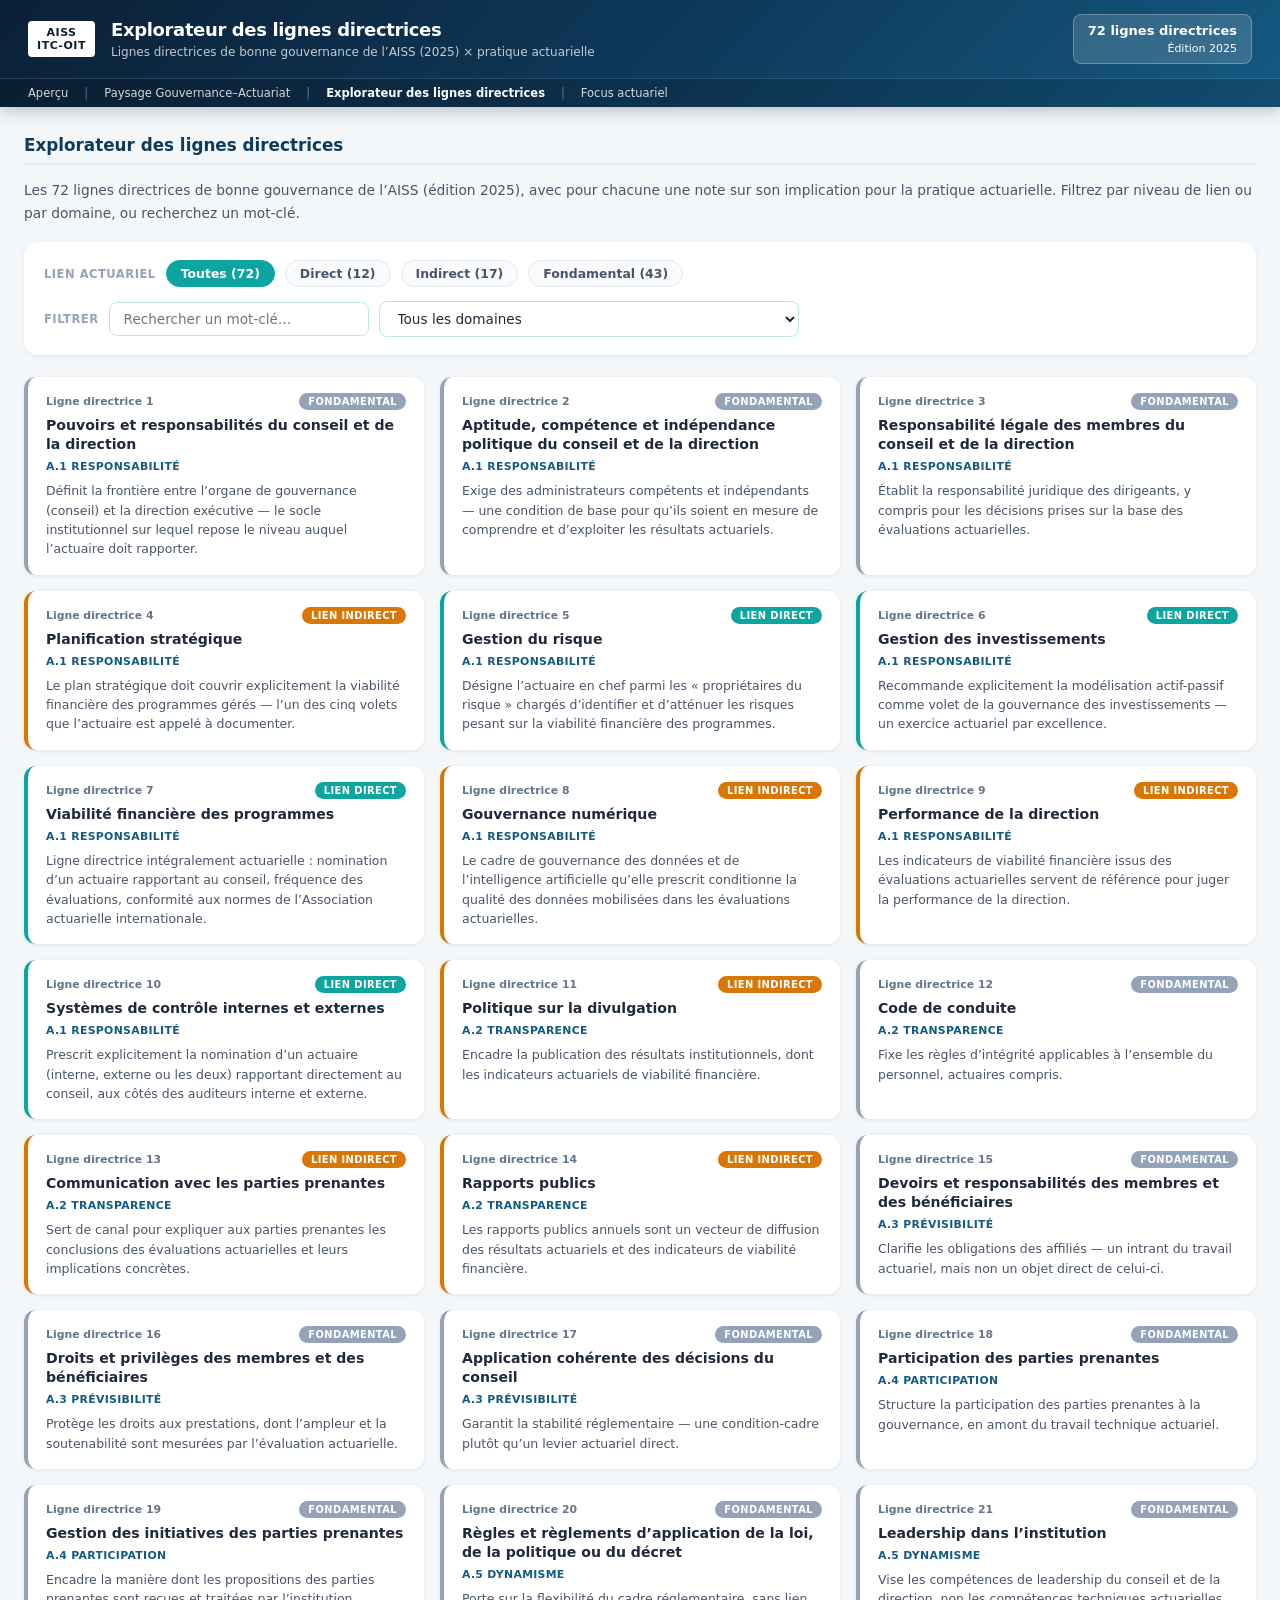
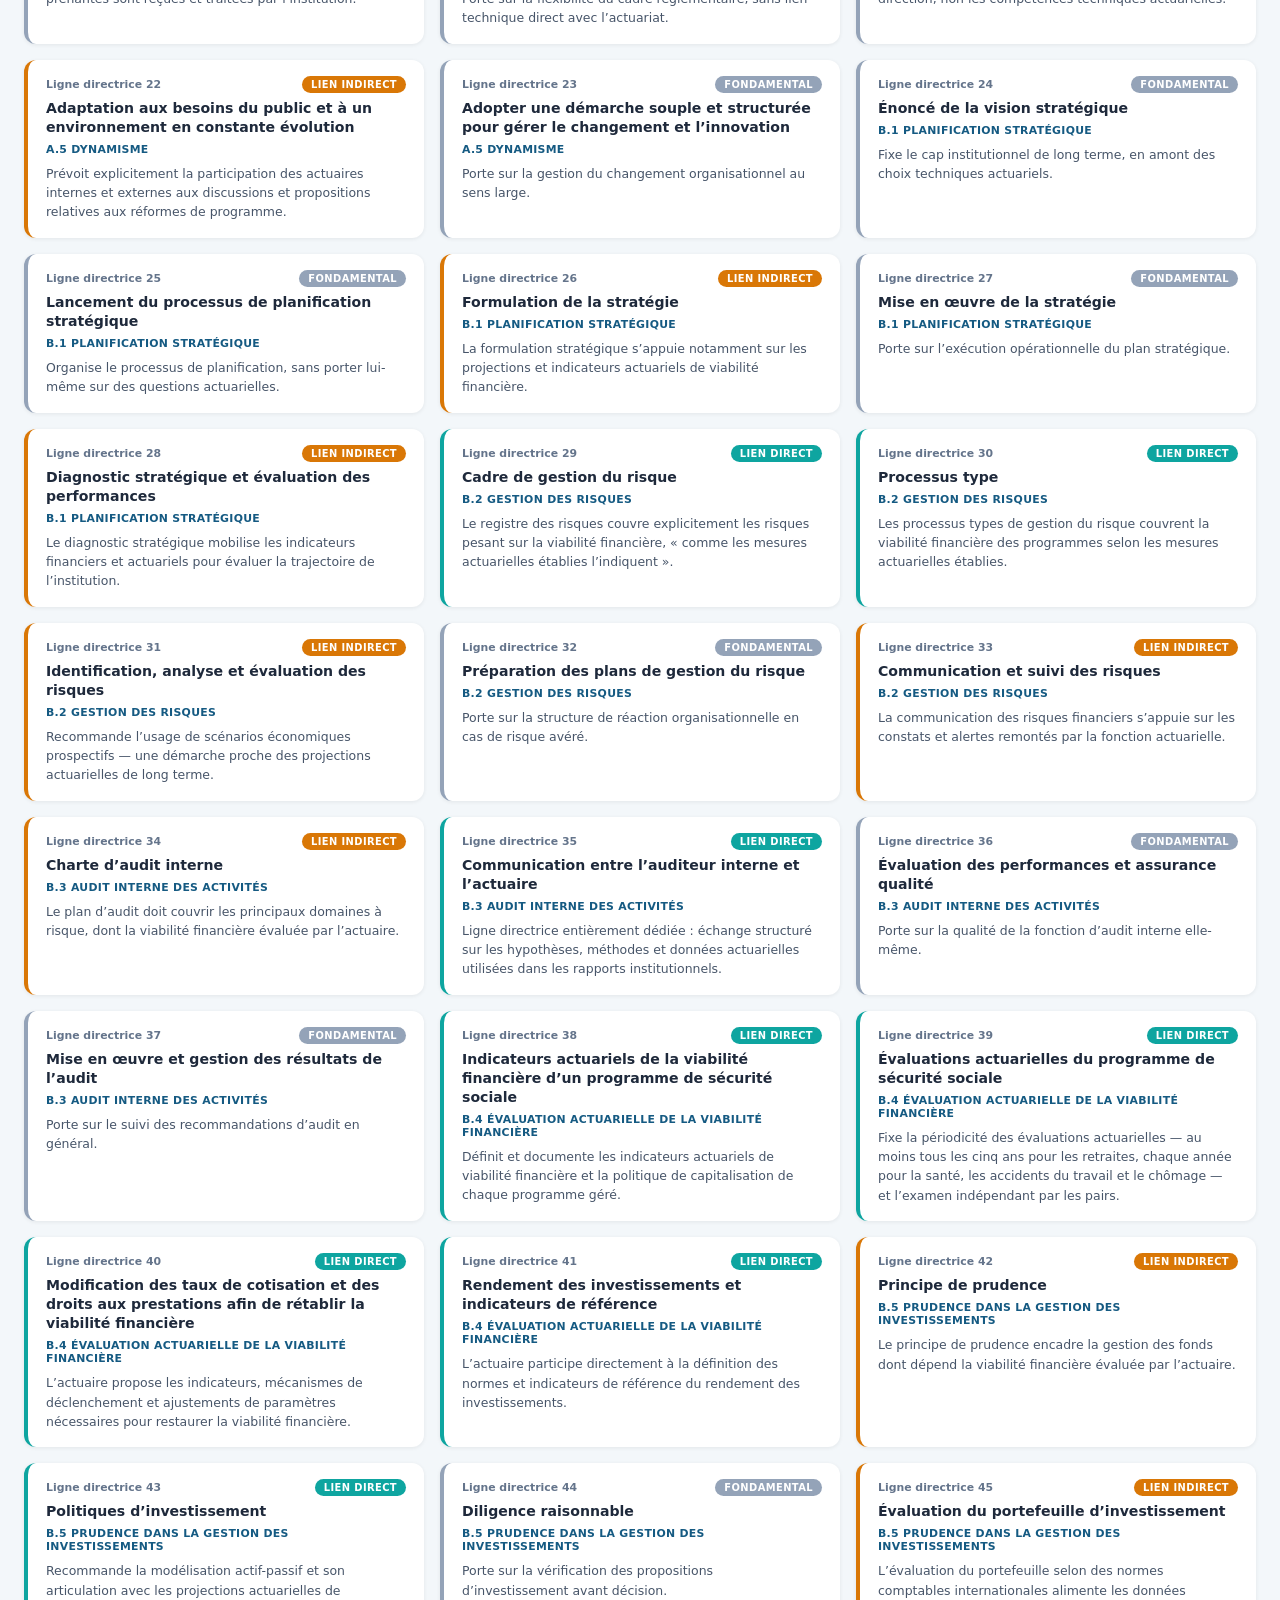
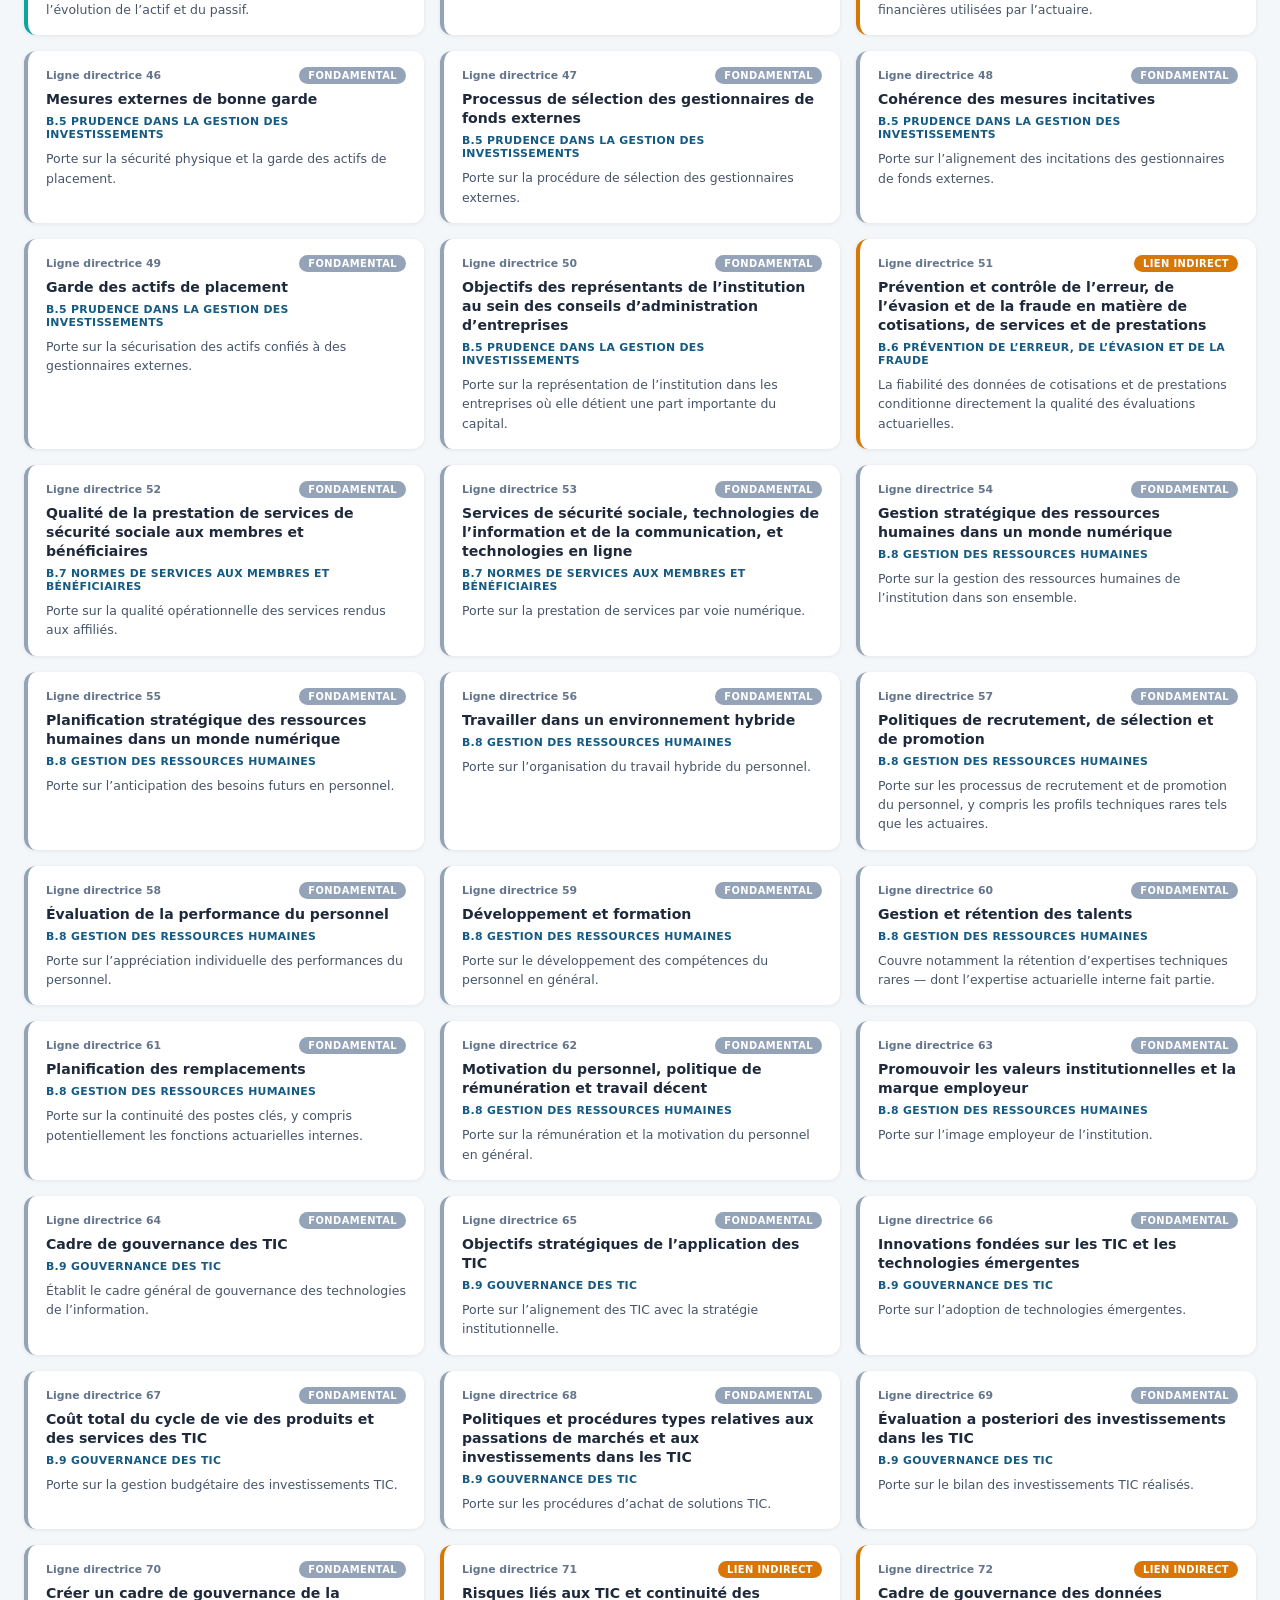
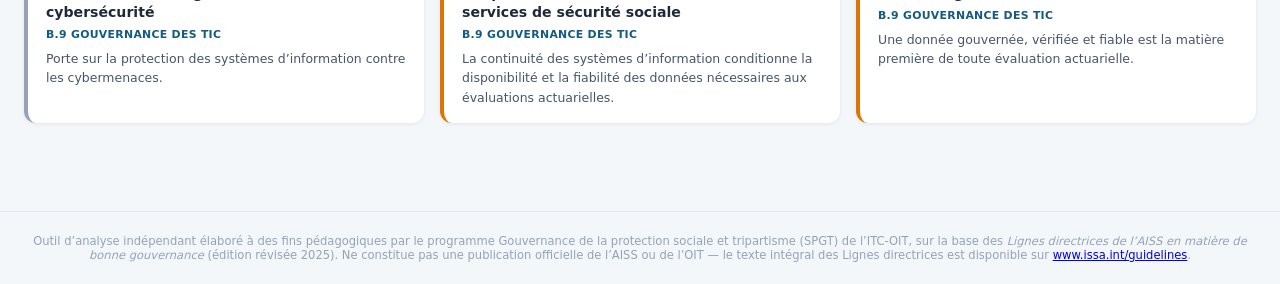
<file: gouvernance-actuariat/explorateur.html>
<!DOCTYPE html>
<html lang="fr">
<head>
<meta charset="UTF-8" />
<meta name="viewport" content="width=device-width, initial-scale=1.0" />
<title>Explorateur des lignes directrices</title>
<link rel="icon" href="data:,">
<link rel="stylesheet" href="assets/common.css">
</head>
<body>
<div id="site-header-mount"></div>
<main>
  <div class="section-title">Explorateur des lignes directrices</div>
  <p class="section-note">
    Les 72 lignes directrices de bonne gouvernance de l’AISS (édition 2025), avec pour chacune une note sur son
    implication pour la pratique actuarielle. Filtrez par niveau de lien ou par domaine, ou recherchez un mot-clé.
  </p>

  <div class="filter-bar">
    <div class="filter-row">
      <span class="filter-label">Lien actuariel</span>
      <button class="filter-btn active" data-tier="all">Toutes (72)</button>
      <button class="filter-btn" data-tier="direct">Direct (12)</button>
      <button class="filter-btn" data-tier="indirect">Indirect (17)</button>
      <button class="filter-btn" data-tier="fondamental">Fondamental (43)</button>
    </div>
    <div class="filter-row">
      <span class="filter-label">Filtrer</span>
      <input type="text" class="search-box" id="gl-search" placeholder="Rechercher un mot-clé…">
      <select class="select-box" id="gl-domain"><option value="all">Tous les domaines</option></select>
    </div>
  </div>

  <div class="gl-grid" id="gl-grid"></div>
</main>
<div id="site-footer-mount"></div>
<script src="assets/common.js"></script>
<script src="assets/guidelines-data.js"></script>
<script>
  GovAct.renderHeader({ titleHtml: 'Explorateur des lignes directrices', subtitle: 'Lignes directrices de bonne gouvernance de l’AISS (2025) × pratique actuarielle', activeKey: 'explorateur' });
  GovAct.renderFooter();

  (function () {
    var GUIDELINES = GovAct.GUIDELINES, DOMAINS = GovAct.DOMAINS;
    var domainByKey = {}; DOMAINS.forEach(function (d) { domainByKey[d.key] = d; });
    var domainSelect = document.getElementById('gl-domain');
    DOMAINS.forEach(function (d) {
      var opt = document.createElement('option'); opt.value = d.key; opt.textContent = d.label;
      domainSelect.appendChild(opt);
    });

    var state = { tier: 'all', domain: 'all', q: '' };
    var grid = document.getElementById('gl-grid');

    function render() {
      var q = state.q.trim().toLowerCase();
      var rows = GUIDELINES.filter(function (r) {
        if (state.tier !== 'all' && r.tier !== state.tier) return false;
        if (state.domain !== 'all' && r.domain !== state.domain) return false;
        if (q && (r.title.toLowerCase().indexOf(q) < 0 && r.note.toLowerCase().indexOf(q) < 0)) return false;
        return true;
      });
      if (!rows.length) { grid.innerHTML = '<div class="empty-msg">Aucune ligne directrice ne correspond à ces filtres.</div>'; return; }
      grid.innerHTML = rows.map(function (r) {
        var tierLabel = r.tier === 'direct' ? 'Lien direct' : r.tier === 'indirect' ? 'Lien indirect' : 'Fondamental';
        return '<div class="gl-card ' + r.tier + '">' +
          '<div class="gl-head"><span class="gl-num">Ligne directrice ' + r.num + '</span><span class="tier-badge ' + r.tier + '">' + tierLabel + '</span></div>' +
          '<h4>' + r.title + '</h4>' +
          '<div class="gl-domain">' + domainByKey[r.domain].label + '</div>' +
          '<p>' + r.note + '</p>' +
          '</div>';
      }).join('');
    }

    document.querySelectorAll('.filter-btn[data-tier]').forEach(function (btn) {
      btn.addEventListener('click', function () {
        document.querySelectorAll('.filter-btn[data-tier]').forEach(function (b) { b.classList.toggle('active', b === btn); });
        state.tier = btn.getAttribute('data-tier'); render();
      });
    });
    domainSelect.addEventListener('change', function () { state.domain = domainSelect.value; render(); });
    document.getElementById('gl-search').addEventListener('input', function (e) { state.q = e.target.value; render(); });

    render();
  })();
</script>
</body>
</html>
</file>
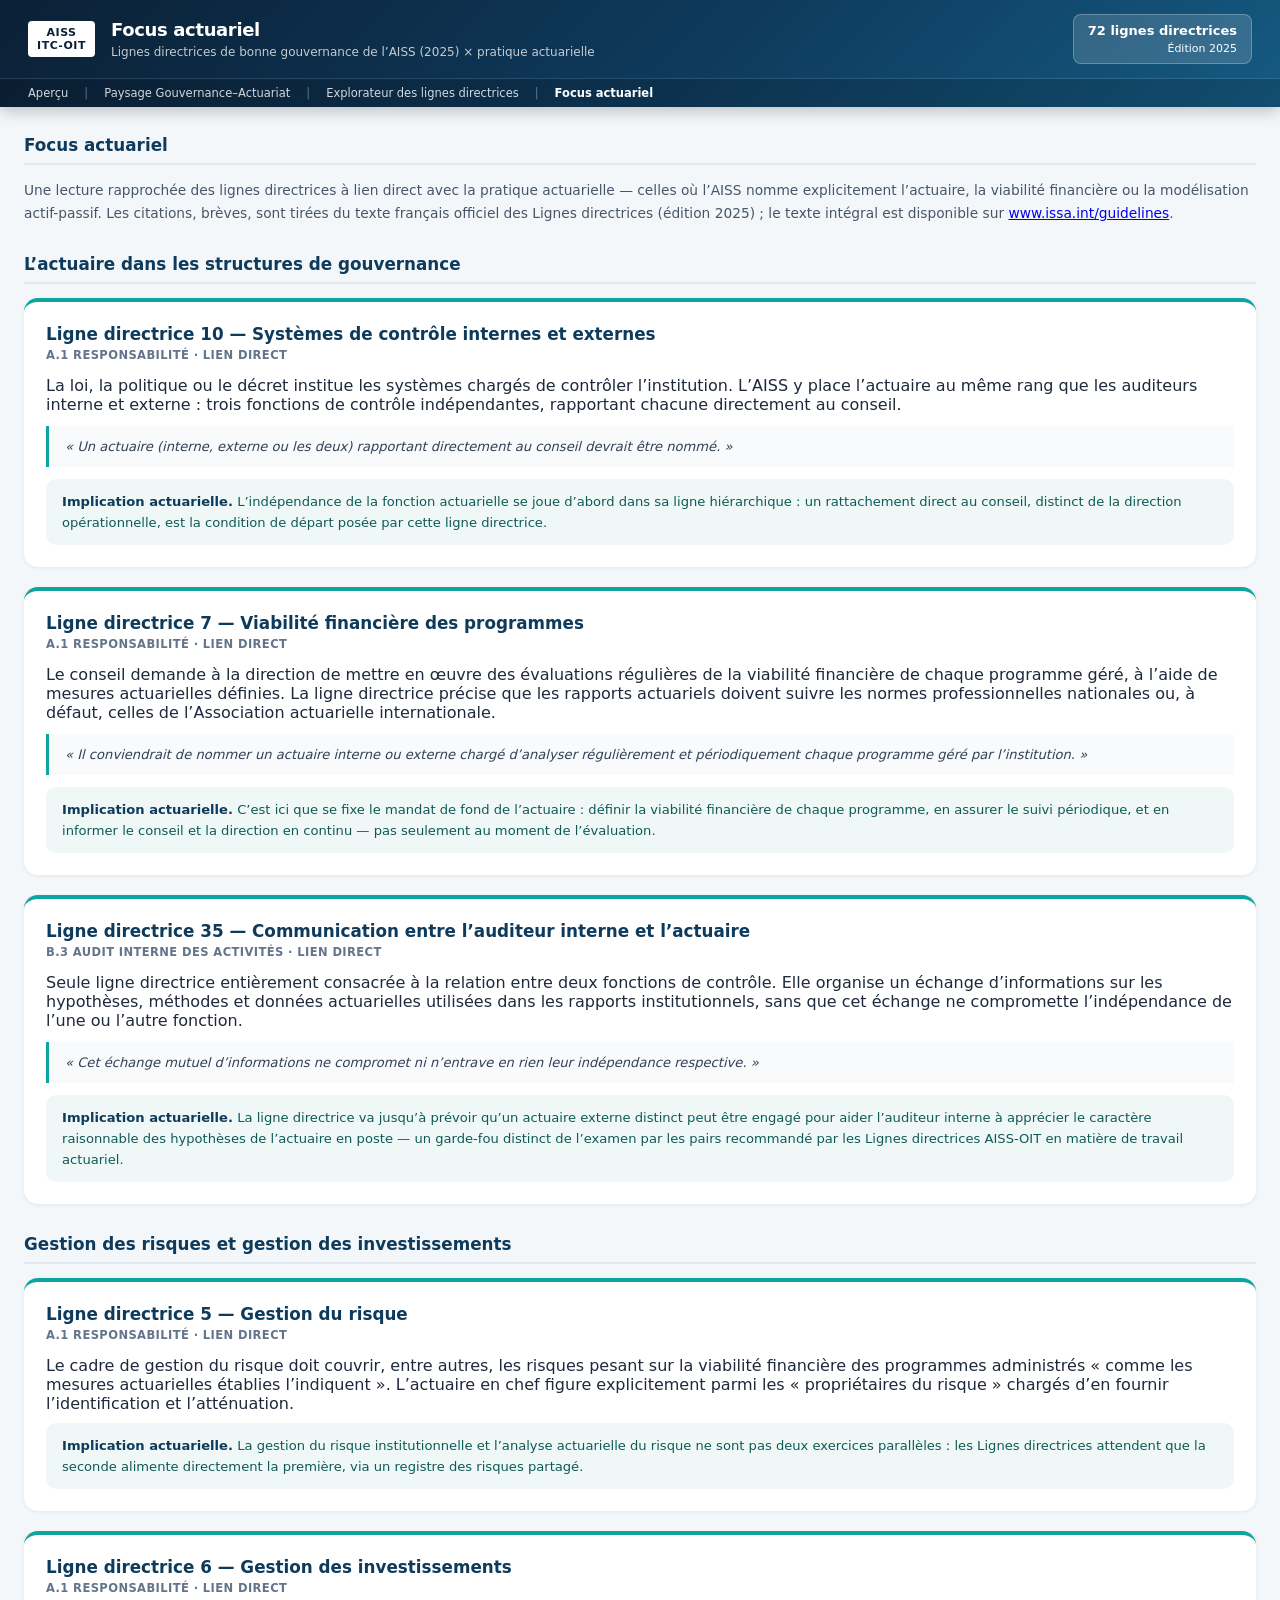
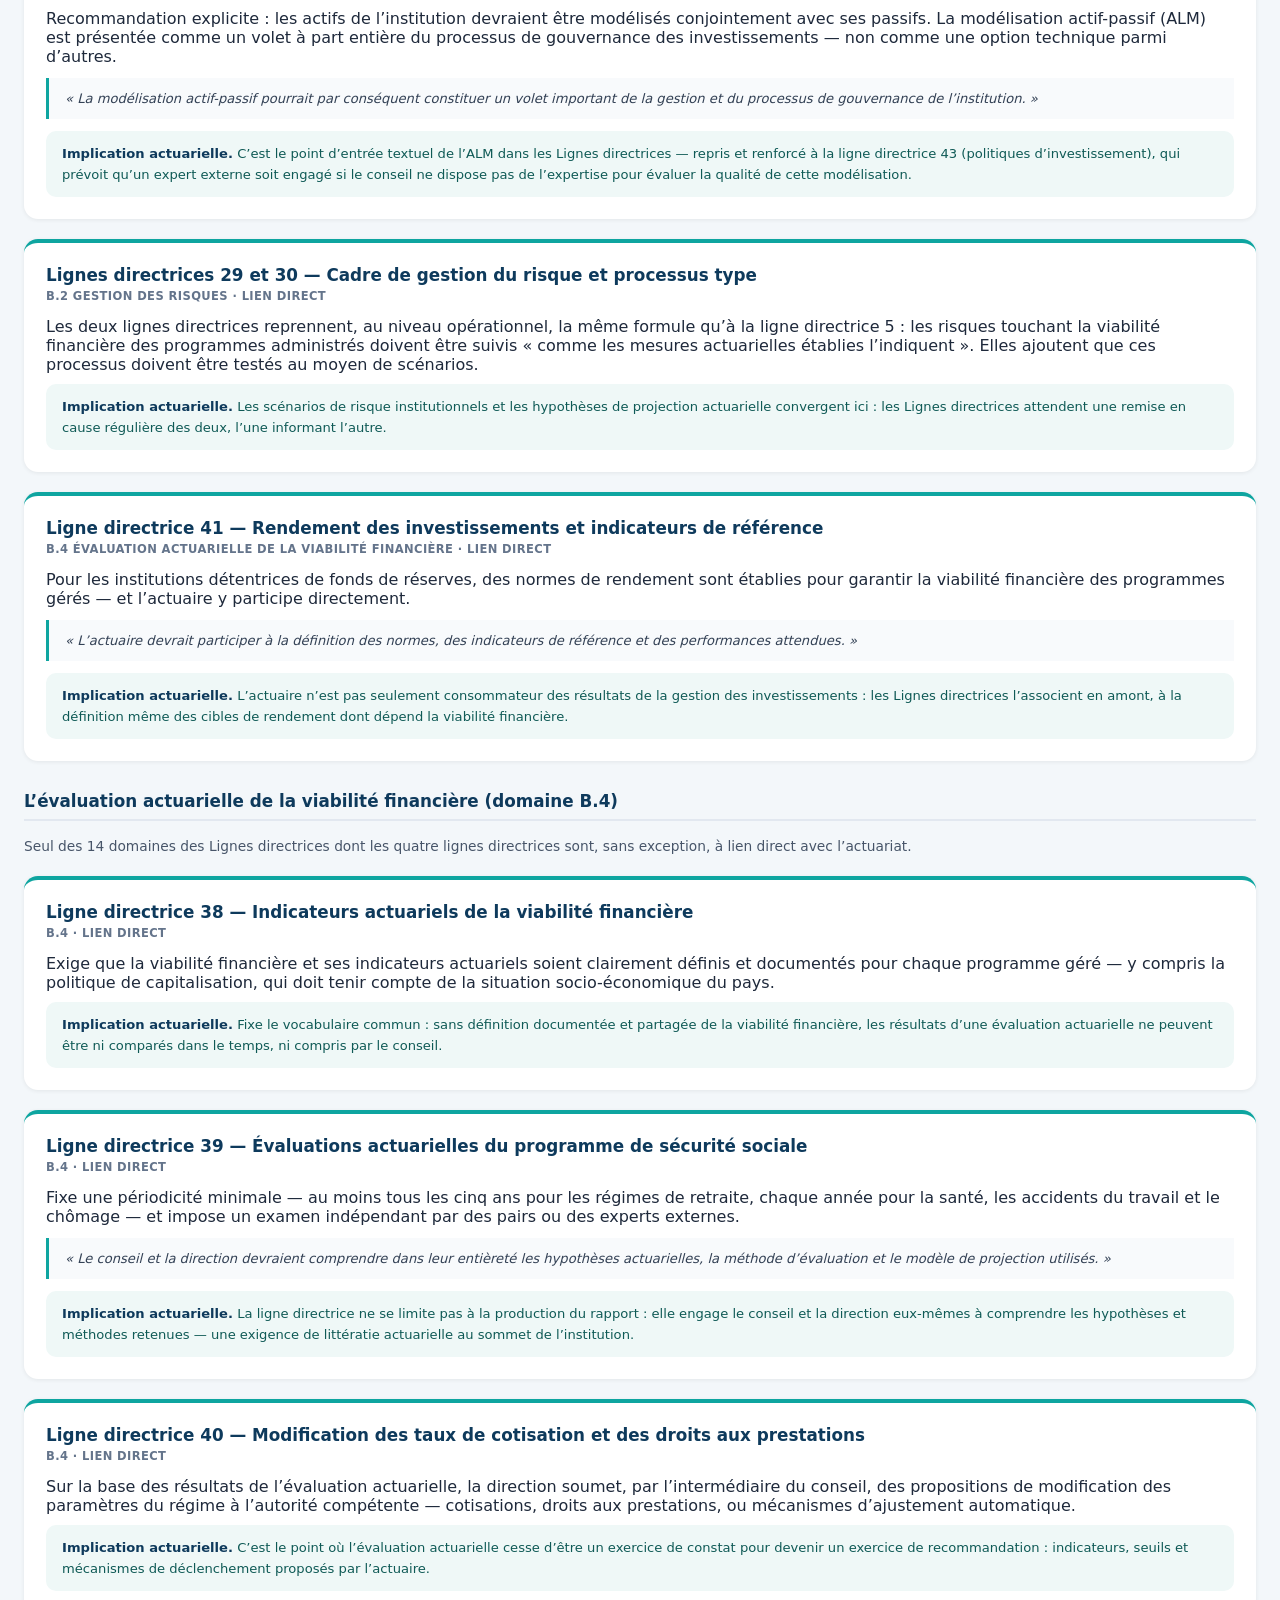
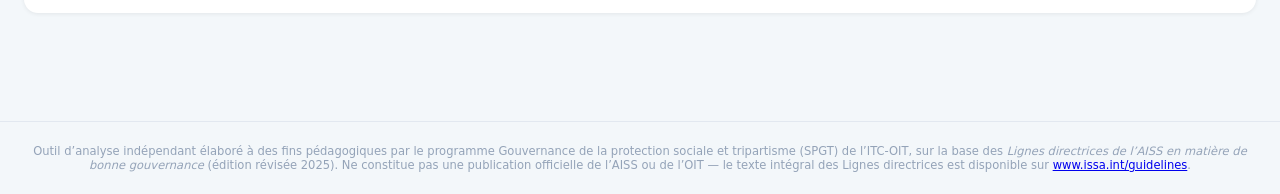
<file: gouvernance-actuariat/focus.html>
<!DOCTYPE html>
<html lang="fr">
<head>
<meta charset="UTF-8" />
<meta name="viewport" content="width=device-width, initial-scale=1.0" />
<title>Focus actuariel</title>
<link rel="icon" href="data:,">
<link rel="stylesheet" href="assets/common.css">
</head>
<body>
<div id="site-header-mount"></div>
<main>
  <div class="section-title">Focus actuariel</div>
  <p class="section-note">
    Une lecture rapprochée des lignes directrices à lien direct avec la pratique actuarielle — celles où l’AISS
    nomme explicitement l’actuaire, la viabilité financière ou la modélisation actif-passif. Les citations, brèves,
    sont tirées du texte français officiel des Lignes directrices (édition 2025) ; le texte intégral est disponible
    sur <a href="https://www.issa.int/guidelines" target="_blank" rel="noopener">www.issa.int/guidelines</a>.
  </p>

  <div class="section-title">L’actuaire dans les structures de gouvernance</div>

  <div class="focus-card">
    <h3>Ligne directrice 10 — Systèmes de contrôle internes et externes</h3>
    <div class="focus-sub">A.1 Responsabilité · lien direct</div>
    <p>La loi, la politique ou le décret institue les systèmes chargés de contrôler l’institution. L’AISS y place l’actuaire au même rang que les auditeurs interne et externe : trois fonctions de contrôle indépendantes, rapportant chacune directement au conseil.</p>
    <blockquote>« Un actuaire (interne, externe ou les deux) rapportant directement au conseil devrait être nommé. »</blockquote>
    <div class="implication"><strong>Implication actuarielle.</strong> L’indépendance de la fonction actuarielle se joue d’abord dans sa ligne hiérarchique : un rattachement direct au conseil, distinct de la direction opérationnelle, est la condition de départ posée par cette ligne directrice.</div>
  </div>

  <div class="focus-card">
    <h3>Ligne directrice 7 — Viabilité financière des programmes</h3>
    <div class="focus-sub">A.1 Responsabilité · lien direct</div>
    <p>Le conseil demande à la direction de mettre en œuvre des évaluations régulières de la viabilité financière de chaque programme géré, à l’aide de mesures actuarielles définies. La ligne directrice précise que les rapports actuariels doivent suivre les normes professionnelles nationales ou, à défaut, celles de l’Association actuarielle internationale.</p>
    <blockquote>« Il conviendrait de nommer un actuaire interne ou externe chargé d’analyser régulièrement et périodiquement chaque programme géré par l’institution. »</blockquote>
    <div class="implication"><strong>Implication actuarielle.</strong> C’est ici que se fixe le mandat de fond de l’actuaire : définir la viabilité financière de chaque programme, en assurer le suivi périodique, et en informer le conseil et la direction en continu — pas seulement au moment de l’évaluation.</div>
  </div>

  <div class="focus-card">
    <h3>Ligne directrice 35 — Communication entre l’auditeur interne et l’actuaire</h3>
    <div class="focus-sub">B.3 Audit interne des activités · lien direct</div>
    <p>Seule ligne directrice entièrement consacrée à la relation entre deux fonctions de contrôle. Elle organise un échange d’informations sur les hypothèses, méthodes et données actuarielles utilisées dans les rapports institutionnels, sans que cet échange ne compromette l’indépendance de l’une ou l’autre fonction.</p>
    <blockquote>« Cet échange mutuel d’informations ne compromet ni n’entrave en rien leur indépendance respective. »</blockquote>
    <div class="implication"><strong>Implication actuarielle.</strong> La ligne directrice va jusqu’à prévoir qu’un actuaire externe distinct peut être engagé pour aider l’auditeur interne à apprécier le caractère raisonnable des hypothèses de l’actuaire en poste — un garde-fou distinct de l’examen par les pairs recommandé par les Lignes directrices AISS-OIT en matière de travail actuariel.</div>
  </div>

  <div class="section-title">Gestion des risques et gestion des investissements</div>

  <div class="focus-card">
    <h3>Ligne directrice 5 — Gestion du risque</h3>
    <div class="focus-sub">A.1 Responsabilité · lien direct</div>
    <p>Le cadre de gestion du risque doit couvrir, entre autres, les risques pesant sur la viabilité financière des programmes administrés « comme les mesures actuarielles établies l’indiquent ». L’actuaire en chef figure explicitement parmi les « propriétaires du risque » chargés d’en fournir l’identification et l’atténuation.</p>
    <div class="implication"><strong>Implication actuarielle.</strong> La gestion du risque institutionnelle et l’analyse actuarielle du risque ne sont pas deux exercices parallèles : les Lignes directrices attendent que la seconde alimente directement la première, via un registre des risques partagé.</div>
  </div>

  <div class="focus-card">
    <h3>Ligne directrice 6 — Gestion des investissements</h3>
    <div class="focus-sub">A.1 Responsabilité · lien direct</div>
    <p>Recommandation explicite : les actifs de l’institution devraient être modélisés conjointement avec ses passifs. La modélisation actif-passif (ALM) est présentée comme un volet à part entière du processus de gouvernance des investissements — non comme une option technique parmi d’autres.</p>
    <blockquote>« La modélisation actif-passif pourrait par conséquent constituer un volet important de la gestion et du processus de gouvernance de l’institution. »</blockquote>
    <div class="implication"><strong>Implication actuarielle.</strong> C’est le point d’entrée textuel de l’ALM dans les Lignes directrices — repris et renforcé à la ligne directrice 43 (politiques d’investissement), qui prévoit qu’un expert externe soit engagé si le conseil ne dispose pas de l’expertise pour évaluer la qualité de cette modélisation.</div>
  </div>

  <div class="focus-card">
    <h3>Lignes directrices 29 et 30 — Cadre de gestion du risque et processus type</h3>
    <div class="focus-sub">B.2 Gestion des risques · lien direct</div>
    <p>Les deux lignes directrices reprennent, au niveau opérationnel, la même formule qu’à la ligne directrice 5 : les risques touchant la viabilité financière des programmes administrés doivent être suivis « comme les mesures actuarielles établies l’indiquent ». Elles ajoutent que ces processus doivent être testés au moyen de scénarios.</p>
    <div class="implication"><strong>Implication actuarielle.</strong> Les scénarios de risque institutionnels et les hypothèses de projection actuarielle convergent ici : les Lignes directrices attendent une remise en cause régulière des deux, l’une informant l’autre.</div>
  </div>

  <div class="focus-card">
    <h3>Ligne directrice 41 — Rendement des investissements et indicateurs de référence</h3>
    <div class="focus-sub">B.4 Évaluation actuarielle de la viabilité financière · lien direct</div>
    <p>Pour les institutions détentrices de fonds de réserves, des normes de rendement sont établies pour garantir la viabilité financière des programmes gérés — et l’actuaire y participe directement.</p>
    <blockquote>« L’actuaire devrait participer à la définition des normes, des indicateurs de référence et des performances attendues. »</blockquote>
    <div class="implication"><strong>Implication actuarielle.</strong> L’actuaire n’est pas seulement consommateur des résultats de la gestion des investissements : les Lignes directrices l’associent en amont, à la définition même des cibles de rendement dont dépend la viabilité financière.</div>
  </div>

  <div class="section-title">L’évaluation actuarielle de la viabilité financière (domaine B.4)</div>
  <p class="section-note">Seul des 14 domaines des Lignes directrices dont les quatre lignes directrices sont, sans exception, à lien direct avec l’actuariat.</p>

  <div class="focus-card">
    <h3>Ligne directrice 38 — Indicateurs actuariels de la viabilité financière</h3>
    <div class="focus-sub">B.4 · lien direct</div>
    <p>Exige que la viabilité financière et ses indicateurs actuariels soient clairement définis et documentés pour chaque programme géré — y compris la politique de capitalisation, qui doit tenir compte de la situation socio-économique du pays.</p>
    <div class="implication"><strong>Implication actuarielle.</strong> Fixe le vocabulaire commun : sans définition documentée et partagée de la viabilité financière, les résultats d’une évaluation actuarielle ne peuvent être ni comparés dans le temps, ni compris par le conseil.</div>
  </div>

  <div class="focus-card">
    <h3>Ligne directrice 39 — Évaluations actuarielles du programme de sécurité sociale</h3>
    <div class="focus-sub">B.4 · lien direct</div>
    <p>Fixe une périodicité minimale — au moins tous les cinq ans pour les régimes de retraite, chaque année pour la santé, les accidents du travail et le chômage — et impose un examen indépendant par des pairs ou des experts externes.</p>
    <blockquote>« Le conseil et la direction devraient comprendre dans leur entièreté les hypothèses actuarielles, la méthode d’évaluation et le modèle de projection utilisés. »</blockquote>
    <div class="implication"><strong>Implication actuarielle.</strong> La ligne directrice ne se limite pas à la production du rapport : elle engage le conseil et la direction eux-mêmes à comprendre les hypothèses et méthodes retenues — une exigence de littératie actuarielle au sommet de l’institution.</div>
  </div>

  <div class="focus-card">
    <h3>Ligne directrice 40 — Modification des taux de cotisation et des droits aux prestations</h3>
    <div class="focus-sub">B.4 · lien direct</div>
    <p>Sur la base des résultats de l’évaluation actuarielle, la direction soumet, par l’intermédiaire du conseil, des propositions de modification des paramètres du régime à l’autorité compétente — cotisations, droits aux prestations, ou mécanismes d’ajustement automatique.</p>
    <div class="implication"><strong>Implication actuarielle.</strong> C’est le point où l’évaluation actuarielle cesse d’être un exercice de constat pour devenir un exercice de recommandation : indicateurs, seuils et mécanismes de déclenchement proposés par l’actuaire.</div>
  </div>

</main>
<div id="site-footer-mount"></div>
<script src="assets/common.js"></script>
<script>
  GovAct.renderHeader({ titleHtml: 'Focus actuariel', subtitle: 'Lignes directrices de bonne gouvernance de l’AISS (2025) × pratique actuarielle', activeKey: 'focus' });
  GovAct.renderFooter();
</script>
</body>
</html>
</file>
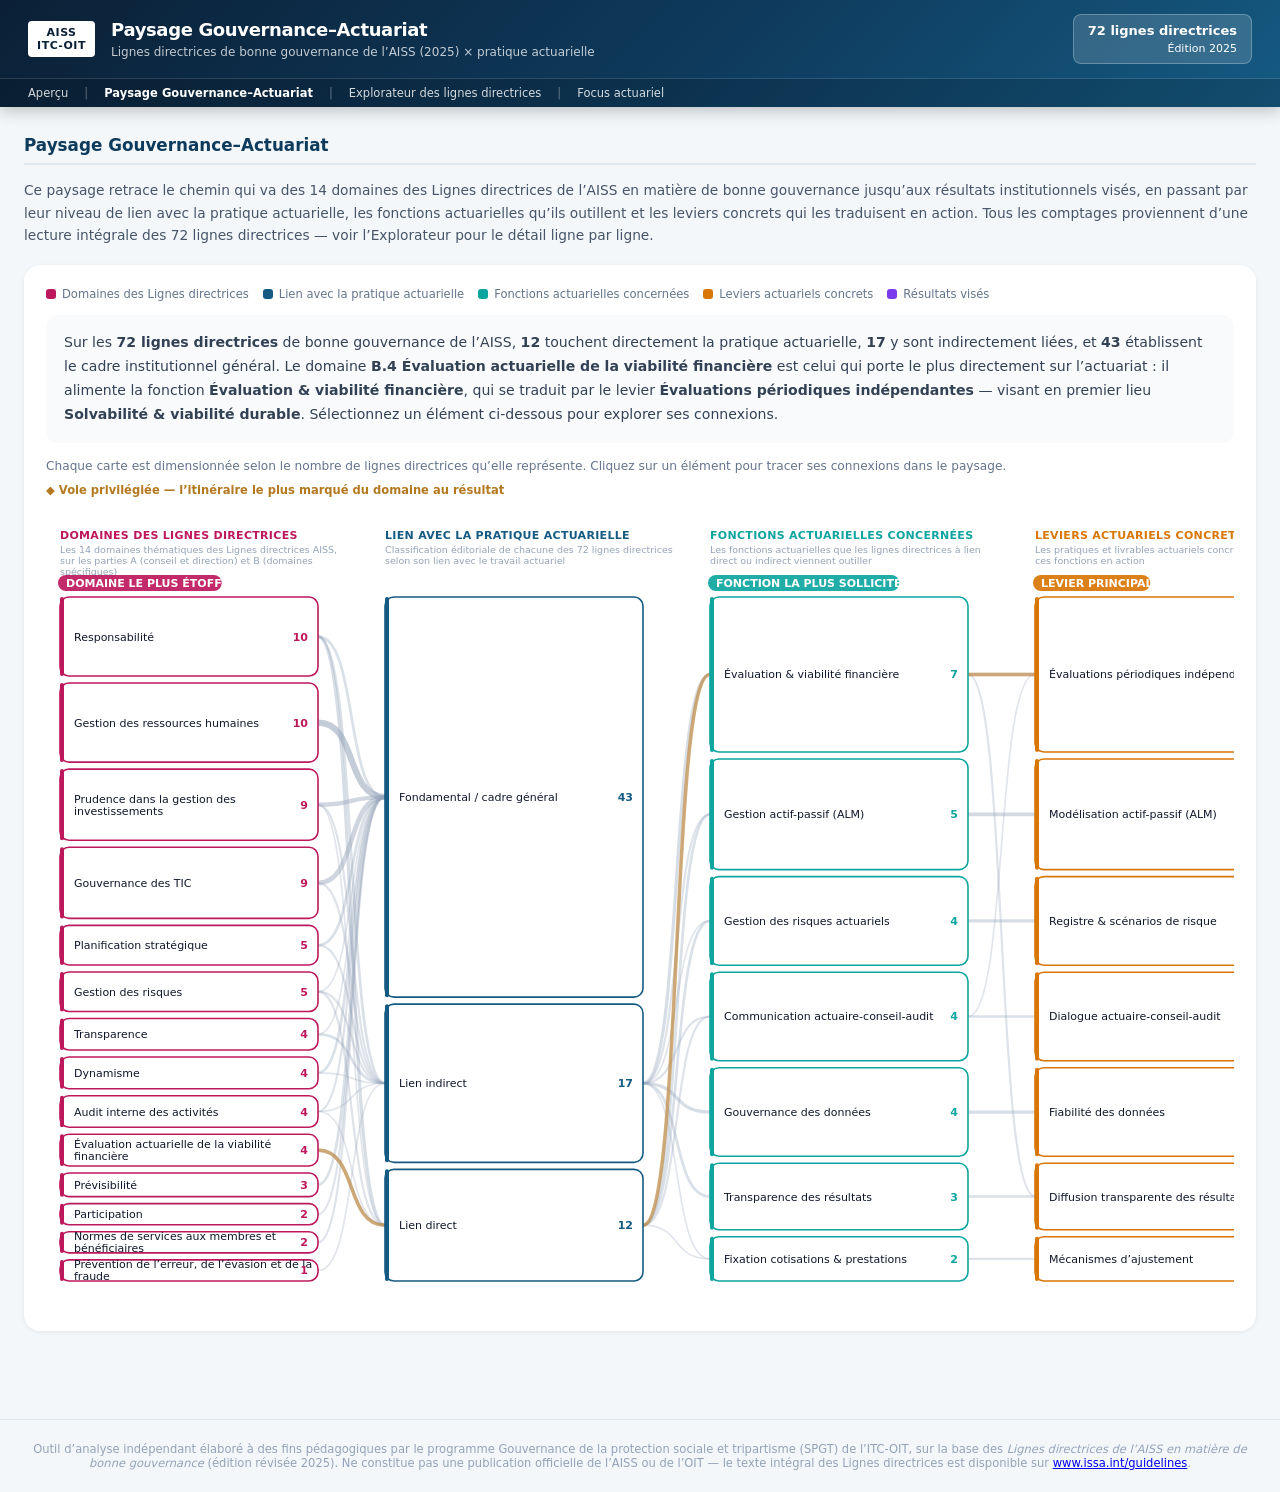
<file: gouvernance-actuariat/paysage.html>
<!DOCTYPE html>
<html lang="fr">
<head>
<meta charset="UTF-8" />
<meta name="viewport" content="width=device-width, initial-scale=1.0" />
<title>Paysage Gouvernance–Actuariat</title>
<link rel="icon" href="data:,">
<link rel="stylesheet" href="assets/common.css">
</head>
<body>
<div id="site-header-mount"></div>
<main>
  <div class="section-title">Paysage Gouvernance–Actuariat</div>
  <p class="section-note">
    Ce paysage retrace le chemin qui va des 14 domaines des Lignes directrices de l’AISS en matière de bonne
    gouvernance jusqu’aux résultats institutionnels visés, en passant par leur niveau de lien avec la pratique
    actuarielle, les fonctions actuarielles qu’ils outillent et les leviers concrets qui les traduisent en action.
    Tous les comptages proviennent d’une lecture intégrale des 72 lignes directrices — voir l’Explorateur pour le
    détail ligne par ligne.
  </p>
  <div id="landscape-mount"></div>
</main>
<div id="site-footer-mount"></div>
<script src="assets/common.js"></script>
<script src="assets/guidelines-data.js"></script>
<script src="assets/landscape-data.js"></script>
<script src="assets/landscape.js"></script>
<script>
  GovAct.renderHeader({ titleHtml: 'Paysage Gouvernance–Actuariat', subtitle: 'Lignes directrices de bonne gouvernance de l’AISS (2025) × pratique actuarielle', activeKey: 'paysage' });
  GovAct.renderFooter();
  GovAct.mountLandscape('landscape-mount');
</script>
</body>
</html>
</file>
<file: styles.css>
:root{--ink:#f5f8ff;--muted:#9bb0ca;--navy:#06111f;--blue:#00a6e6;--cyan:#47e6d3;--gold:#ffd45a;--ease:cubic-bezier(.2,.8,.2,1)}*{box-sizing:border-box}html,body{margin:0;width:100%;height:100%;overflow:hidden;background:#020711;color:var(--ink);font-family:Inter,"Segoe UI",Arial,sans-serif}body{display:grid;place-items:center}#deck{position:relative;width:min(100vw,200vh);height:min(100vh,50vw);aspect-ratio:2/1;overflow:hidden;background:var(--navy);box-shadow:0 0 100px #000}.slide{position:absolute;inset:0;padding:5.5% 6.5%;display:none;overflow:hidden;background:radial-gradient(circle at 80% 20%,#103054 0,transparent 34%),linear-gradient(135deg,#071522,#030812);isolation:isolate}.slide.active{display:block;animation:slideIn .8s var(--ease) both}.slide.exit{display:block;animation:slideOut .45s ease both}@keyframes slideIn{from{opacity:0;transform:scale(1.035);filter:blur(10px)}to{opacity:1;transform:none;filter:none}}@keyframes slideOut{to{opacity:0;transform:scale(.985);filter:blur(7px)}}h1,h2,p{margin:0}header p,.eyebrow{color:var(--cyan);font-size:clamp(14px,1.1vw,25px);font-weight:800;letter-spacing:.18em;text-transform:uppercase}header h2{font-size:clamp(40px,4.2vw,88px);letter-spacing:-.045em;line-height:.95;margin-top:1.2%;max-width:88%}header h2 span{color:#3a526d;font-weight:300}.fragment{opacity:0;transform:translateY(24px);filter:blur(5px);transition:opacity .55s var(--ease),transform .65s var(--ease),filter .55s}.fragment.visible{opacity:1;transform:none;filter:none}.chrome{position:fixed;left:3vw;right:3vw;bottom:2vh;height:3px;background:#263446;z-index:20}.chrome #progress{height:100%;width:0;background:linear-gradient(90deg,var(--blue),var(--cyan));transition:width .5s var(--ease)}.chrome span{position:absolute;right:0;bottom:10px;color:#9eb1c8;font:700 12px/1 monospace;letter-spacing:.12em}#helpBtn{position:fixed;right:2vw;top:2vh;width:34px;height:34px;border-radius:50%;border:1px solid #ffffff44;background:#071522aa;color:white;z-index:30;cursor:pointer}dialog{border:1px solid #ffffff33;border-radius:20px;background:#0b1b2c;color:white;padding:28px 36px;box-shadow:0 30px 100px #000}dialog::backdrop{background:#000b;backdrop-filter:blur(8px)}dialog button{margin-top:15px;padding:8px 18px}kbd{background:#26384e;border:1px solid #58718d;border-radius:5px;padding:3px 8px}.cover{padding:0}.cover .hero{position:absolute;inset:0;background:url('assets/academy-2026.jpg') center/cover;animation:ken 18s ease-in-out infinite alternate}.cover .shade{position:absolute;inset:0;background:linear-gradient(90deg,#020913ef 0%,#06101cdb 42%,#06101c30 78%),linear-gradient(0deg,#020913dd,transparent 45%)}@keyframes ken{to{transform:scale(1.07) translateX(1.5%)}}.cover-copy{position:absolute;left:7%;top:19%;width:62%}.cover h1{font-size:clamp(54px,6.7vw,138px);line-height:.87;letter-spacing:-.065em;text-transform:uppercase;margin:3% 0;text-shadow:0 10px 50px #000}.cover h1 span{color:transparent;-webkit-text-stroke:2px #fff}.author{font-size:clamp(19px,1.5vw,34px);color:#c7d6e8}.orbital{position:absolute;width:33vw;height:33vw;right:-12vw;bottom:-17vw;border:1px solid #47e6d355;border-radius:50%;animation:spin 22s linear infinite}.orbital i{position:absolute;border:1px solid #00a6e655;border-radius:50%;inset:12%}.orbital i:nth-child(2){inset:25%}.orbital i:nth-child(3){inset:39%}@keyframes spin{to{transform:rotate(360deg)}}.duality:before{content:"";position:absolute;width:45vw;height:45vw;border-radius:50%;right:-20vw;top:-25vw;background:var(--right);opacity:.08;filter:blur(2px)}.split{height:45%;display:grid;grid-template-columns:1fr 13% 1fr;align-items:center;margin-top:4%}.split article{padding:5%;border:1px solid #ffffff26;border-radius:1.7vw;min-height:78%;background:#ffffff08;box-shadow:0 30px 80px #0005}.split .left{border-top:7px solid var(--left)}.split .right{border-top:7px solid var(--right)}.split strong{font-size:clamp(15px,1.1vw,26px);letter-spacing:.16em;color:var(--muted)}.split article p{font-size:clamp(28px,2.25vw,52px);font-weight:800;line-height:1.05;margin:5% 0}.split small{font-size:clamp(15px,1.15vw,25px);color:#b9c7d8;line-height:1.4}.tension{display:grid;place-items:center;gap:10px}.tension b{width:1px;height:70px;background:linear-gradient(transparent,#fff,transparent)}.tension em{font-style:normal;font-size:.8vw;letter-spacing:.13em;writing-mode:vertical-rl;color:#7d91aa}blockquote{position:absolute;left:6.5%;right:6.5%;bottom:6.5%;margin:0;font-family:Georgia,serif;font-style:italic;font-size:clamp(22px,2vw,44px);color:#dce9f8;border-left:5px solid var(--cyan);padding-left:2%}.timeline{display:grid;grid-template-columns:28% 44% 28%;align-items:center;margin-top:7%;text-align:center}.timeline strong{display:block;font-size:3vw;margin:6% 0}.timeline b{letter-spacing:.15em;color:var(--muted)}.timeline p{font-size:1.35vw;line-height:1.5}.time-axis{height:5px;background:linear-gradient(90deg,var(--left),var(--right));display:flex;justify-content:space-between;align-items:center}.time-axis i{width:18px;height:18px;border-radius:50%;background:#fff;box-shadow:0 0 35px #fff}.balance{display:flex;align-items:center;justify-content:center;height:49%;position:relative}.pan{width:31%;padding:2.7%;text-align:center;border-radius:50% 50% 22% 22%;background:#ffffff0a;border-bottom:7px solid var(--left);font-size:1.15vw;line-height:1.55}.pan:last-child{border-color:var(--right)}.pan span{display:block;font-size:2vw;font-weight:900;margin-bottom:4%}.fulcrum{width:20%;height:60%;position:relative}.fulcrum i{position:absolute;left:-60%;right:-60%;top:26%;height:7px;background:linear-gradient(90deg,var(--left),#fff,var(--right));transform:rotate(-2deg);box-shadow:0 0 25px #ffffff77}.fulcrum b{position:absolute;border-left:4vw solid transparent;border-right:4vw solid transparent;border-bottom:9vw solid #233b56;left:calc(50% - 4vw);bottom:0}.lens{height:48%;display:flex;align-items:center;justify-content:center;position:relative}.maze{width:25%;height:75%;display:grid;grid-template-columns:repeat(3,1fr);gap:8px;transform:rotate(-4deg)}.maze i{border:4px solid #a477ff;border-left-color:transparent}.glass{width:16vw;height:16vw;border:12px solid #dff8ff;border-radius:50%;margin:0 -2%;z-index:2;box-shadow:0 0 60px #47e6d366,inset 0 0 60px #47e6d322;position:relative}.glass:after{content:"";position:absolute;width:8vw;height:1vw;background:#dff8ff;right:-6vw;bottom:-2vw;transform:rotate(45deg);border-radius:20px}.clarity{padding-left:7%;font-size:1.3vw;line-height:1.6}.clarity strong{font-size:3vw;color:#9de66e}.orbit{display:grid;grid-template-columns:1fr 25% 1fr;align-items:center;height:47%;text-align:center}.orbit article{font-size:1.25vw;line-height:1.55}.orbit article strong{display:block;font-size:1.45vw;color:var(--left);margin-bottom:5%}.orbit article:last-child strong{color:var(--right)}.core{aspect-ratio:1;border-radius:50%;display:grid;place-items:center;border:2px solid #fff4;background:radial-gradient(circle,#1d4168,#071522 68%);box-shadow:0 0 0 2vw #ffffff06,0 0 0 4vw #ffffff04;animation:breathe 3s ease-in-out infinite}.core span{font-size:1.1vw;font-weight:900;letter-spacing:.1em}@keyframes breathe{50%{box-shadow:0 0 0 3vw #ffffff08,0 0 0 5vw #ffffff02}}.objectives{background:linear-gradient(110deg,#04101d 45%,#09223b)}.objective-list{list-style:none;padding:0;margin:3% 0 0 0;display:grid;grid-template-columns:1fr 1fr;gap:1.4vh 4vw}.objective-list li{display:flex;align-items:center;gap:1.3vw;border-bottom:1px solid #ffffff1f;padding:1.5vh 0;font-size:clamp(19px,1.45vw,34px);font-weight:650}.objective-list b{color:var(--cyan);font-size:1vw;letter-spacing:.12em}.objective-list li:last-child{grid-column:1/3}.study{background:radial-gradient(circle at 50% 57%,#1b4162,#07131f 46%,#030811)}.study header h2{max-width:70%}.horizon{height:33%;display:flex;align-items:center;justify-content:center;margin-top:2%}.promise{text-align:center;width:22%}.promise span{display:block;color:var(--muted);font-size:.9vw;letter-spacing:.13em}.promise strong{font-size:4vw;line-height:.55}.promise small{font-size:2vw;color:var(--cyan)}.bridge{width:40%;height:40%;border-top:4px solid #47e6d3;display:flex;justify-content:space-around;padding-top:1%}.bridge i{height:80%;width:2px;background:linear-gradient(#47e6d3,transparent)}.definition{display:grid;grid-template-columns:21% 1fr;gap:3%;align-items:center;background:#ffffff0b;border:1px solid #ffffff1f;border-radius:1.2vw;padding:1.5% 2%;font-size:1.1vw;line-height:1.45}.definition b{color:var(--cyan);font-size:1.3vw}.reasons header h2{max-width:75%}.radar{position:relative;width:36vw;height:36vw;max-height:58%;max-width:58%;margin:1% auto}.pulse{position:absolute;inset:30%;border:1px solid #47e6d377;border-radius:50%;animation:radar 3s linear infinite}.pulse.p2{animation-delay:1s}.pulse.p3{animation-delay:2s}@keyframes radar{from{opacity:1;transform:scale(.2)}to{opacity:0;transform:scale(3.2)}}.center{position:absolute;inset:35%;border-radius:50%;display:grid;place-content:center;text-align:center;background:#0cb5a5;color:#00151b;font-weight:950;font-size:1.2vw;box-shadow:0 0 50px #0cb5a577}.center small{font-size:.65em}.radar span{position:absolute;padding:.6vw 1vw;border:1px solid #ffffff33;border-radius:99px;background:#081827;font-size:1vw;font-weight:800}.radar .a{top:3%;left:37%}.radar .b{right:-6%;top:38%}.radar .c{bottom:7%;right:3%}.radar .d{bottom:6%;left:-2%}.radar .e{left:-12%;top:39%}.guidelines{background:linear-gradient(135deg,#06111f,#10144c)}.steps{display:grid;grid-template-columns:repeat(5,1fr);gap:1.2vw;margin-top:8%;align-items:end}.steps div{min-height:21vw;border-radius:1vw;padding:1.5vw;display:flex;flex-direction:column;justify-content:space-between;background:linear-gradient(180deg,#ffffff14,#ffffff05);border:1px solid #ffffff22;box-shadow:0 30px 50px #0006}.steps div:nth-child(2){transform:translateY(-2vw)}.steps div:nth-child(3){transform:translateY(-4vw)}.steps div:nth-child(4){transform:translateY(-6vw)}.steps div:nth-child(5){transform:translateY(-8vw);background:linear-gradient(180deg,#00a6e644,#ffffff08)}.steps b{font-size:3vw;color:#4fe0d0}.steps span{font-size:1.05vw;font-weight:900;line-height:1.25}.process-line{display:flex;align-items:center;margin-top:9%}.process-line div{width:16%;aspect-ratio:1;border-radius:50%;display:grid;place-content:center;text-align:center;background:#102c48;border:2px solid #47e6d355;padding:1.2vw}.process-line div b{display:block;color:var(--cyan);font-size:1vw}.process-line div span{font-size:1vw;font-weight:800}.process-line i{flex:1;height:3px;background:linear-gradient(90deg,#47e6d3,#00a6e6);transform-origin:left;animation:grow 2s var(--ease) both}@keyframes grow{from{transform:scaleX(0)}}.loop{text-align:center;margin-top:4%;color:#b9cbe0;font-size:1.3vw}.project{background:radial-gradient(circle at 50% 100%,#183b62,#06101c 55%)}.pipeline{display:grid;grid-template-columns:repeat(8,1fr);gap:.6vw;margin-top:9%}.pipeline span{position:relative;background:linear-gradient(180deg,#22c9b7,#0084c4);color:#00111c;aspect-ratio:.8;border-radius:1vw;display:grid;place-content:center;text-align:center;font-size:1vw;font-weight:950;padding:.5vw;box-shadow:0 20px 45px #0006}.pipeline span:nth-child(even){transform:translateY(3vw);background:linear-gradient(180deg,#ffda67,#f68d45)}.guardrails{display:flex;justify-content:space-around;margin-top:6%;color:#8fa8c4;font-size:.9vw;letter-spacing:.2em}.finale{display:grid;place-content:center;text-align:center;background:radial-gradient(circle,#153859,#020711 67%)}.finale h2{font-family:Georgia,serif;font-weight:400;font-size:clamp(38px,4.3vw,90px);line-height:1.1;letter-spacing:-.035em;position:relative}.finale h2 span{color:var(--cyan);font-style:italic}.finale .eyebrow{margin-bottom:3%}.thanks{margin-top:4%;font-size:1.2vw;color:#9bb0ca}.constellation{position:absolute;inset:0;background-image:radial-gradient(#fff 1px,transparent 1px);background-size:47px 47px;opacity:.09;animation:drift 15s linear infinite}@keyframes drift{to{background-position:47px 47px}}body.overview{overflow:auto;background:#020711;padding:2vw}body.overview #deck{width:100%;height:auto;aspect-ratio:auto;display:grid;grid-template-columns:repeat(3,1fr);gap:1vw;box-shadow:none;overflow:visible}body.overview .slide{display:block!important;position:relative;inset:auto;aspect-ratio:2/1;padding:5%;transform:none!important;filter:none!important;animation:none!important;cursor:pointer}body.overview .slide>*{pointer-events:none}body.overview .fragment{opacity:1;transform:none;filter:none}body.overview .slide h2,body.overview .slide h1{font-size:2vw}body.overview .chrome,body.overview #helpBtn{display:none}@media(max-aspect-ratio:2/1){.chrome{left:2vw;right:2vw}}
</file>
<file: overrides.css>
/* Self-contained opening visual: no external or embedded image dependency. */
.cover .hero {
  inset: -8%;
  background-color: #071522;
  background-image:
    radial-gradient(circle at 18% 24%, #ffd45a 0 3%, transparent 3.2%),
    radial-gradient(circle at 36% 17%, #47e6d3 0 4%, transparent 4.2%),
    radial-gradient(circle at 57% 28%, #ff5c88 0 5%, transparent 5.2%),
    radial-gradient(circle at 78% 16%, #36c6ff 0 4.5%, transparent 4.7%),
    radial-gradient(circle at 87% 42%, #ff784f 0 5.5%, transparent 5.7%),
    radial-gradient(circle at 68% 61%, #9de66e 0 4.8%, transparent 5%),
    radial-gradient(circle at 43% 67%, #a477ff 0 5.2%, transparent 5.4%),
    radial-gradient(circle at 20% 73%, #20b5a5 0 6%, transparent 6.2%),
    radial-gradient(circle at 8% 49%, #5f72ff 0 4%, transparent 4.2%),
    linear-gradient(135deg, #0b2841, #040a12 70%);
  filter: saturate(.9);
}

.cover { background: transparent; }
.cover::after, .cover .hero { display: none; }

#nature-bg {
  position: absolute;
  inset: 0;
  width: 100%;
  height: 100%;
  z-index: 0;
}

.slide { background: linear-gradient(115deg, rgba(2,9,16,.92), rgba(5,22,28,.56) 52%, rgba(2,8,14,.82)); z-index: 1; }
.finale { display: none; }
.slide.finale:not(.active) { display: none !important; }
.slide.finale.active { display: grid; }
.slide.duality, .slide.study, .slide.reasons, .slide.guidelines, .slide.process, .slide.project, .slide.objectives { backdrop-filter: blur(1.5px) saturate(.78); }
.slide::after { content:""; position:absolute; inset:0; z-index:-1; pointer-events:none; background:radial-gradient(circle at 72% 20%, rgba(101,230,189,.13), transparent 35%), linear-gradient(0deg, rgba(1,7,12,.48), transparent 45%); }

header h2, .cover h1, .finale h2 { text-shadow: 0 4px 24px rgba(0,0,0,.78), 0 1px 2px #000; }
header p, .eyebrow { text-shadow: 0 2px 12px #000; }
.split article, .definition, .pan, .process-line div, .steps div, .radar span {
  background-color: rgba(4,15,22,.76);
  box-shadow: 0 22px 55px rgba(0,0,0,.42), inset 0 1px rgba(255,255,255,.05);
}
blockquote {
  background: linear-gradient(90deg, rgba(2,11,18,.84), rgba(2,11,18,.28));
  border-radius: 0 1vw 1vw 0;
  padding: 1.1% 2%;
  text-shadow: 0 3px 18px #000;
}
.objective-list li { background: linear-gradient(90deg, rgba(3,15,22,.75), transparent); padding-left: 1.2vw; border-radius: .4vw; }
.finale h2 { background: rgba(1,9,15,.48); border: 1px solid rgba(255,255,255,.08); border-radius: 1.4vw; padding: 2.5vw 3.5vw; backdrop-filter: blur(7px); }

.academy-pulse h2, .country-questions h2 { max-width: 92%; }
.pulse-grid { display:grid; grid-template-columns:repeat(3,1fr); gap:2vw; margin-top:5%; }
.pulse-grid article { min-height:15vw; padding:2vw; border:1px solid rgba(255,255,255,.16); border-radius:1.3vw; background:rgba(2,15,21,.74); box-shadow:0 30px 60px rgba(0,0,0,.42); }
.pulse-grid strong { display:block; color:var(--cyan); font-size:4.5vw; line-height:.9; letter-spacing:-.06em; }
.pulse-grid strong small { font-size:1.6vw; margin-left:.25vw; }
.pulse-grid p { margin-top:1.5vw; font-size:1.25vw; line-height:1.35; font-weight:750; }
.source-note { position:absolute; left:6.5%; bottom:2.7%; color:#7f95ab; font-size:.68vw; letter-spacing:.06em; }
.academy-pulse blockquote { bottom:7%; }
.question-grid { display:grid; grid-template-columns:1fr 1fr; gap:1.3vw; margin-top:3.5%; }
.question-grid article { padding:1.45vw 1.7vw; min-height:8.8vw; border:1px solid rgba(255,255,255,.15); border-radius:1vw; background:linear-gradient(120deg,rgba(2,15,21,.86),rgba(8,42,44,.62)); box-shadow:0 20px 45px rgba(0,0,0,.4); }
.question-grid b { color:var(--cyan); letter-spacing:.16em; font-size:.8vw; }
.question-grid p { margin-top:.65vw; font-family:Georgia,serif; font-size:1.25vw; line-height:1.3; }

.duality .split article p { font-size:clamp(22px,1.7vw,38px); line-height:1.08; }
.duality .split article small { display:block; margin-top:.7vw; font-size:clamp(14px,.95vw,21px); }
.timeline > div:not(.time-axis) { padding:0 1.4vw; }
.timeline p { font-size:clamp(15px,1.05vw,23px); line-height:1.45; }
.clarity { max-width:35%; }
.clarity small { display:block; margin-top:.8vw; color:#b9c7d8; font-size:.82vw; line-height:1.4; }
.objectives .objective-list { margin-top:2%; }
.objectives .objective-list li { font-size:clamp(15px,1.05vw,24px); line-height:1.25; padding:1.05vh 0; }
.study .study-context { position:absolute; top:20%; left:6.5%; width:48%; font-size:clamp(14px,1vw,22px); line-height:1.45; color:#d7e3ef; }
.study .horizon { width:42%; margin-left:auto; margin-top:1%; }
.study .definition { margin-top:0; }
.study header h2 { max-width:92%; font-size:clamp(36px,3.35vw,72px); line-height:.98; }
.study .study-context { top:28%; width:45%; }
.study .horizon { height:31%; margin-top:2.5%; }
.study .definition { position:absolute; left:6.5%; right:6.5%; bottom:7%; }
.reasons header h2 { max-width:95%; font-size:clamp(34px,3.25vw,70px); }
.reason-list { list-style:none; padding:0; margin:3% 0 0; display:grid; grid-template-columns:1fr 1fr; gap:1.2vw 3vw; }
.reason-list li { min-height:6.2vw; padding:1vw 1.2vw 1vw 3.6vw; position:relative; display:flex; align-items:center; border-bottom:1px solid #ffffff25; background:linear-gradient(90deg,rgba(2,18,27,.8),transparent); border-radius:.5vw; font-size:clamp(14px,1vw,22px); line-height:1.3; }
.reason-list b { position:absolute; left:1vw; color:var(--cyan); font-size:.72vw; letter-spacing:.14em; }
.process .eight-cycle { margin-top:7%; gap:0; }
.process .eight-cycle div { flex:0 0 9.3%; width:9.3%; padding:.72vw; }
.process .eight-cycle div b { font-size:.72vw; }
.process .eight-cycle div span { font-size:clamp(9px,.64vw,14px); line-height:1.14; }
.process .eight-cycle i { min-width:.45vw; }

.cover .shade {
  z-index: 1;
  background:
    linear-gradient(90deg, rgba(2,9,19,.97) 0%, rgba(5,18,31,.86) 40%, rgba(5,18,31,.32) 76%),
    linear-gradient(0deg, rgba(2,9,19,.84), transparent 52%);
}

.cover-copy, .orbital { z-index: 2; }

@media (prefers-reduced-motion: reduce) {
  *, *::before, *::after {
    animation-duration: .01ms !important;
    animation-iteration-count: 1 !important;
    transition-duration: .01ms !important;
  }
  #nature-bg { opacity: .6; }
}

/* Full eight-stage actuarial workflow — optimized for a 10 m × 5 m screen. */
.workflow { padding: 3.2% 3.2% 4.3%; }
.workflow header h2 { max-width: 100%; margin-top: .45%; font-size: clamp(30px, 2.65vw, 58px); }
.workflow-board {
  height: 73%;
  margin-top: 1.8%;
  display: grid;
  grid-template-columns: repeat(8, minmax(0, 1fr));
  gap: .55vw;
}
.workflow-board article {
  min-width: 0;
  padding: .85vw .55vw .65vw;
  border: 1px solid rgba(255,255,255,.17);
  border-radius: 1vw;
  background: linear-gradient(180deg, rgba(13,54,74,.94), rgba(3,20,30,.9));
  box-shadow: 0 1.4vw 2.5vw rgba(0,0,0,.38), inset 0 1px rgba(255,255,255,.08);
  display: flex;
  flex-direction: column;
  animation: workflowGlow 8s ease-in-out infinite alternate;
}
.workflow-board article:nth-child(2n) { background: linear-gradient(180deg, rgba(15,69,70,.94), rgba(3,24,30,.9)); animation-delay: -4s; }
.workflow-board h3 {
  min-height: 4.25vw;
  margin: 0 0 .6vw;
  color: #f7fbff;
  font-size: clamp(13px, 1.03vw, 23px);
  line-height: 1.04;
  letter-spacing: -.02em;
  text-align: center;
}
.workflow-board h3 b { display:block; margin-bottom:.32vw; color:var(--cyan); font-size:.62vw; letter-spacing:.18em; }
.workflow-board ul { flex: 1; margin: 0; padding: 0; list-style: none; display:flex; flex-direction:column; gap:.38vw; }
.workflow-board li {
  flex: 1;
  min-height: 0;
  display: grid;
  place-items: center;
  padding: .25vw .34vw;
  border: 1px solid rgba(255,255,255,.25);
  border-radius: .48vw;
  background: linear-gradient(135deg, rgba(37,120,177,.8), rgba(45,84,146,.76));
  color: #fff;
  font-size: clamp(9px, .66vw, 15px);
  font-weight: 720;
  line-height: 1.12;
  text-align: center;
  text-shadow: 0 2px 7px #00101c;
}
.workflow-board article:nth-child(2n) li { background: linear-gradient(135deg, rgba(21,139,128,.76), rgba(34,82,122,.82)); }
@keyframes workflowGlow { to { border-color:rgba(71,230,211,.42); box-shadow:0 1.4vw 2.8vw rgba(0,0,0,.42), 0 0 1.5vw rgba(71,230,211,.09); } }

/* Eight detailed slides following the complete workflow. */
.stage-detail { background:linear-gradient(112deg,rgba(2,10,17,.95),rgba(5,25,31,.66) 55%,rgba(3,10,16,.86)); }
.stage-detail header h2 { color:var(--stage); }
.stage-detail header p { color:#d7e6ef; }
.stage-layout { position:relative; height:54%; margin-top:2.5%; padding-left:12%; display:flex; align-items:stretch; }
.stage-number { position:absolute; left:-1%; top:-12%; font:900 14vw/.8 Inter,"Segoe UI",sans-serif; letter-spacing:-.09em; color:var(--stage); opacity:.12; }
.stage-items { width:100%; margin:0; padding:0; list-style:none; display:grid; grid-template-columns:repeat(2,1fr); gap:.8vw 2.1vw; align-content:center; }
.stage-items li { position:relative; min-height:4.5vw; padding:.8vw 1vw .75vw 1.25vw; border-left:.28vw solid var(--stage); background:linear-gradient(90deg,rgba(3,17,25,.9),rgba(6,30,38,.38)); box-shadow:0 1vw 2vw #0004; }
.stage-items li::before { content:counter(list-item,decimal-leading-zero); position:absolute; right:.65vw; top:.45vw; color:var(--stage); opacity:.5; font-size:.62vw; font-weight:900; letter-spacing:.12em; }
.stage-items b { display:block; color:#fff; font-size:clamp(14px,1.05vw,24px); line-height:1.1; }
.stage-items span { display:block; margin-top:.38vw; color:#b9cad8; font-size:clamp(10px,.68vw,15px); line-height:1.25; max-width:92%; }
.stage-items.seven { grid-template-columns:repeat(4,1fr); }
.stage-items.seven li { min-height:7.2vw; }
.stage-items.seven li:last-child { grid-column:2/4; }
.stage-items.five li:last-child { grid-column:1/3; width:48%; justify-self:center; }
.stage-items.four { grid-template-columns:repeat(4,1fr); }
.stage-items.four li { min-height:10vw; padding-top:1.3vw; }
.stage-items.six { grid-template-columns:repeat(3,1fr); }
.stage-detail blockquote { border-left-color:var(--stage); font-size:clamp(18px,1.35vw,30px); }
.stage-pair { width:100%; display:grid; grid-template-columns:1fr 1fr; gap:2.2vw; align-items:center; }
.stage-pair article { min-height:17vw; padding:2vw 2.2vw; border-top:.4vw solid var(--stage); border-radius:1vw; background:rgba(3,18,26,.8); box-shadow:0 1.5vw 3vw #0005; }
.stage-pair b { display:block; color:var(--stage); font-size:clamp(22px,1.7vw,38px); line-height:1.1; }
.stage-pair p { margin-top:1.3vw; color:#d3e0e9; font-size:clamp(14px,1vw,22px); line-height:1.5; }
.stage-triad { width:100%; display:grid; grid-template-columns:repeat(3,1fr); gap:1.6vw; align-items:center; }
.stage-triad article { min-height:17vw; padding:1.7vw; border-bottom:.45vw solid var(--stage); background:rgba(3,18,26,.78); box-shadow:0 1.4vw 3vw #0005; }
.stage-triad strong { color:var(--stage); font-size:.75vw; letter-spacing:.18em; }
.stage-triad b { display:block; margin-top:2vw; color:#fff; font-size:clamp(26px,2.3vw,50px); }
.stage-triad p { margin-top:1vw; color:#c4d4df; font-size:clamp(13px,.9vw,20px); line-height:1.4; }
.scenario-lines { width:88%; margin:auto; display:grid; gap:1.6vw; }
.scenario-lines div { display:grid; grid-template-columns:22% 1fr 24%; align-items:center; gap:1vw; color:#e9f1f5; font-size:clamp(14px,1vw,22px); }
.scenario-lines b { text-align:right; }
.scenario-lines i { height:.25vw; background:linear-gradient(90deg,var(--stage),#ffffffaa); transform-origin:left; animation:grow 1.8s var(--ease) both; }
.scenario-lines span { color:#fff; font-weight:800; }

/* Slide 03 — insights from participants registered in Course 15. */
.cohort-insights { padding:0; background:#030a10; }
.cohort-insights .insight-photo { position:absolute; inset:0; background:url('media/course15-participants.jpg') center/cover no-repeat; animation:insightKen 22s ease-in-out infinite alternate; }
.cohort-insights .insight-shade { position:absolute; inset:0; background:linear-gradient(90deg,rgba(2,8,14,.98) 0%,rgba(3,12,20,.94) 42%,rgba(3,11,18,.54) 65%,rgba(3,9,15,.1) 100%),linear-gradient(0deg,rgba(2,8,13,.72),transparent 55%); }
.insight-copy { position:absolute; z-index:2; left:5.6%; top:5.7%; width:58%; height:88%; }
.insight-copy header { margin-bottom:1.1vw; }
.insight-copy header h2 { max-width:98%; font-size:clamp(34px,3.2vw,68px); line-height:.98; }
.insight-five { list-style:none; padding:0; margin:1.2vw 0 0; display:grid; grid-template-columns:1fr 1fr; gap:.7vw 1.2vw; }
.insight-five li { min-height:5.15vw; display:grid; grid-template-columns:3.2vw 1fr; gap:.75vw; align-items:center; padding:.65vw .8vw; border-left:.24vw solid var(--cyan); background:linear-gradient(90deg,rgba(4,23,32,.94),rgba(4,22,29,.55)); box-shadow:0 .8vw 1.8vw #0005; }
.insight-five li:last-child { grid-column:1/3; width:49%; justify-self:center; }
.insight-five strong { color:var(--cyan); font-size:clamp(27px,2.25vw,48px); line-height:1; text-align:center; }
.insight-five span { color:#c8d8e2; font-size:clamp(10px,.68vw,15px); line-height:1.2; }
.insight-five b { display:block; margin-bottom:.22vw; color:#fff; font-size:clamp(13px,.92vw,20px); }
.insight-source { position:absolute; left:0; bottom:0; max-width:92%; color:#91a8b6; font-size:.61vw; letter-spacing:.04em; }
@keyframes insightKen { to { transform:scale(1.035) translateX(-.7%); } }

/* Dualités — portraits institutionnels inspirés des régions représentées au cours 15. */
.slide.duality { isolation:isolate; background:#071512; overflow:hidden; }
.slide.duality::before { content:""; position:absolute; inset:-3%; z-index:-2; background-image:var(--photo); background-size:cover; background-position:center; animation:dualityKen 24s cubic-bezier(.4,0,.2,1) infinite alternate; }
.slide.duality::after { content:""; position:absolute; inset:0; z-index:-1; pointer-events:none; background:linear-gradient(90deg,rgba(3,15,14,.90) 0%,rgba(3,15,14,.72) 44%,rgba(3,15,14,.34) 72%,rgba(3,15,14,.52) 100%),linear-gradient(0deg,rgba(0,0,0,.72) 0%,transparent 44%,rgba(0,0,0,.38) 100%); }
.slide.duality .split article,
.slide.duality .timeline > div:not(.time-axis),
.slide.duality .balance .pan,
.slide.duality .clarity,
.slide.duality .orbit article { background:rgba(6,22,20,.57); border:1px solid rgba(255,255,255,.18); box-shadow:0 20px 54px rgba(0,0,0,.28); backdrop-filter:blur(10px); }
@keyframes dualityKen { from { transform:scale(1.03) translate3d(-.8%,0,0); } to { transform:scale(1.10) translate3d(.8%,-.6%,0); } }
@media (prefers-reduced-motion:reduce) { .slide.duality::before { animation:none; } }

/* More complete ISSA guidance slide. */
.guidelines .steps { margin-top:6%; }
.guidelines .steps div { min-height:23vw; padding:1.25vw; }
.guidelines .steps span { font-size:clamp(12px,.88vw,20px); line-height:1.25; text-transform:none; }
.guidelines .steps small { display:block; margin-top:1vw; color:#c2d1df; font-size:clamp(10px,.67vw,15px); line-height:1.42; }
.guideline-note { position:absolute; left:6.5%; right:6.5%; bottom:5.3%; text-align:center; color:#c7d7e4; font-size:clamp(13px,.9vw,20px); }

/* A distinct contextual photograph on every slide. */
.slide.photo-backed::before {
  content:""; position:absolute; inset:-3%; width:auto; height:auto; border-radius:0;
  z-index:-3; opacity:1; filter:saturate(.82) contrast(1.04);
  background-image:var(--slide-photo); background-size:300% 200%;
  background-position:var(--slide-position); background-repeat:no-repeat;
  animation:slidePhotoKen 24s cubic-bezier(.4,0,.2,1) infinite alternate;
}
.slide.photo-backed[style*="media/duality"]::before,
.slide.photo-backed[style*="course15-participants"]::before { background-size:cover; }
.slide.photo-backed::after {
  background:linear-gradient(90deg,rgba(2,10,16,.92),rgba(3,18,23,.64) 55%,rgba(2,9,14,.42)),linear-gradient(0deg,rgba(0,0,0,.64),transparent 52%,rgba(0,0,0,.25));
}
@keyframes slidePhotoKen { from{transform:scale(1.02) translate3d(-.4%,0,0)} to{transform:scale(1.075) translate3d(.7%,-.45%,0)} }
@media (prefers-reduced-motion:reduce) { .slide.photo-backed::before { animation:none; } }
</file>
<file: gouvernance-actuariat/assets/common.css>
/* ==========================================================================
   Gouvernance et actuariat — Lignes directrices AISS x pratique actuarielle
   Feuille de style partagée (inspirée du système visuel du "Cerveau collectif")
   ========================================================================== */
*, *::before, *::after { box-sizing: border-box; margin: 0; padding: 0; }

:root{
  --navy-dark:#0B2036;
  --navy:#0E3A5C;
  --navy-mid:#155A82;
  --teal:#0EA5A0;
  --rose:#BE185D;
  --amber:#D97706;
  --violet:#7C3AED;
  --emerald:#0EA5A0;
  --bg:#F3F7FA;
  --ink:#1e293b;
  --muted:#64748b;
  --line:#E2E8F0;
  --card:#ffffff;
  --direct:#0EA5A0;
  --indirect:#D97706;
  --fondamental:#94A3B8;
}

html, body { height: 100%; }
body{
  font-family:'Segoe UI', system-ui, -apple-system, sans-serif;
  background:var(--bg);
  color:var(--ink);
  min-height:100vh;
}

/* ---- header ---- */
.site-header{
  background:linear-gradient(135deg,var(--navy-dark) 0%,var(--navy) 55%,var(--navy-mid) 100%);
  color:#fff; position:sticky; top:0; z-index:100;
  box-shadow:0 3px 16px rgba(0,0,0,.25);
}
.header-top{display:flex;align-items:center;gap:16px;padding:14px 28px;border-bottom:1px solid rgba(255,255,255,.12);flex-wrap:wrap}
.header-logo{background:#fff;color:var(--navy-dark);font-weight:800;font-size:11px;letter-spacing:.05em;padding:5px 9px;border-radius:4px;line-height:1.2;flex-shrink:0;text-align:center}
.header-title h1{font-size:18px;font-weight:700;letter-spacing:-.02em;line-height:1.25;color:#fff}
.header-title p{font-size:12px;opacity:.75;margin-top:3px}
.header-right{margin-left:auto;display:flex;align-items:center;gap:12px;flex-shrink:0}
.header-badge{background:rgba(255,255,255,.15);border:1px solid rgba(255,255,255,.25);border-radius:8px;padding:6px 14px;text-align:right;font-size:11px;line-height:1.5}
.header-badge strong{display:block;font-size:13px}

.nav-links{display:flex;gap:16px;padding:7px 28px;background:rgba(0,0,0,.15);font-size:11.5px;flex-wrap:wrap;align-items:center}
.nav-links a{color:rgba(255,255,255,.82);text-decoration:none}
.nav-links a:hover{color:#fff;text-decoration:underline}
.nav-links a.active{color:#fff;font-weight:700}
.nav-links span.sep{color:rgba(255,255,255,.35)}

.tab-nav{display:flex;padding:0 28px;overflow-x:auto;position:sticky;top:0;z-index:50;background:#fff;box-shadow:0 2px 6px rgba(0,0,0,.07)}
.tab-btn{background:none;border:none;color:#5A7A8A;padding:10px 18px;font-size:13px;font-weight:600;cursor:pointer;border-bottom:3px solid transparent;white-space:nowrap;transition:color .18s,border-color .18s;font-family:inherit}
.tab-btn:hover{color:var(--navy)}
.tab-btn.active{color:var(--navy);border-bottom-color:var(--teal);font-weight:700}

/* ---- layout ---- */
main{max-width:1320px;margin:0 auto;padding:28px 24px 48px}
.tab-panel{display:none}
.tab-panel.active{display:block}

/* ---- stat strip ---- */
.stats-row{display:flex;gap:16px;margin-bottom:26px;flex-wrap:wrap}
.stat{flex:1;min-width:130px;background:var(--card);border-radius:14px;padding:18px 20px;box-shadow:0 1px 4px rgba(0,0,0,.07);text-align:center;border-top:4px solid var(--teal)}
.stat-val{font-size:2rem;font-weight:800;color:var(--teal);line-height:1;margin-bottom:4px}
.stat-lbl{font-size:.72rem;color:var(--muted);font-weight:600;text-transform:uppercase;letter-spacing:.5px}
.stat:nth-child(2){border-top-color:var(--navy-mid)} .stat:nth-child(2) .stat-val{color:var(--navy-mid)}
.stat:nth-child(3){border-top-color:var(--direct)} .stat:nth-child(3) .stat-val{color:var(--direct)}
.stat:nth-child(4){border-top-color:var(--indirect)} .stat:nth-child(4) .stat-val{color:var(--indirect)}
.stat:nth-child(5){border-top-color:var(--fondamental)} .stat:nth-child(5) .stat-val{color:var(--fondamental)}

/* ---- cards ---- */
.card{background:var(--card);border-radius:14px;padding:20px;box-shadow:0 1px 4px rgba(0,0,0,.07)}
.section-title{font-size:1.05rem;font-weight:800;color:var(--navy);margin:30px 0 14px;padding-bottom:8px;border-bottom:2px solid var(--line)}
.section-title:first-child{margin-top:0}
.section-note{font-size:.86rem;color:#475569;line-height:1.65;margin-bottom:18px}
.lede{font-size:.98rem;color:#334155;line-height:1.75;margin-bottom:20px}

/* ---- badges (numbered, no emoji) ---- */
.num-badge{display:inline-flex;align-items:center;justify-content:center;width:30px;height:30px;border-radius:50%;color:#fff;font-weight:800;font-size:.85rem;flex-shrink:0}
.tier-badge{display:inline-block;font-size:.62rem;font-weight:800;padding:3px 9px;border-radius:20px;color:#fff;text-transform:uppercase;letter-spacing:.4px}
.tier-badge.direct{background:var(--direct)}
.tier-badge.indirect{background:var(--indirect)}
.tier-badge.fondamental{background:var(--fondamental)}

/* ---- principle / domain cards ---- */
.principle-grid{display:grid;grid-template-columns:repeat(auto-fit,minmax(220px,1fr));gap:16px;margin-bottom:10px}
.principle-card{background:var(--card);border-radius:14px;padding:18px;box-shadow:0 1px 4px rgba(0,0,0,.07);border-left:4px solid var(--rose)}
.principle-card h4{font-size:.92rem;color:var(--navy);margin:10px 0 6px}
.principle-card p{font-size:.78rem;color:var(--muted);line-height:1.55}
.principle-card .num-badge{background:var(--rose)}

.domain-grid{display:grid;grid-template-columns:repeat(auto-fit,minmax(240px,1fr));gap:14px}
.domain-card{background:var(--card);border-radius:12px;padding:15px 16px;box-shadow:0 1px 4px rgba(0,0,0,.07);border-left:4px solid var(--navy-mid)}
.domain-card h5{font-size:.85rem;color:var(--navy);margin-bottom:4px}
.domain-card .count{font-size:.7rem;color:var(--muted);font-weight:600}

/* ---- callouts ---- */
.callout{background:#EFF8F7;border:1px solid #BFE4E2;border-radius:14px;padding:18px 20px;margin-bottom:22px;font-size:.85rem;color:#0F5A56;line-height:1.65}
.callout strong{color:var(--navy)}
.callout.muted{background:#F8FAFC;border-color:var(--line);color:#475569}

/* ---- CTA cards to other tabs ---- */
.cta-grid{display:grid;grid-template-columns:repeat(auto-fit,minmax(260px,1fr));gap:18px;margin-top:6px}
.cta-card{background:var(--card);border-radius:14px;padding:20px;box-shadow:0 1px 4px rgba(0,0,0,.07);text-decoration:none;display:block;transition:transform .18s,box-shadow .18s;border-top:4px solid var(--teal)}
.cta-card:hover{transform:translateY(-3px);box-shadow:0 8px 22px rgba(0,0,0,.12)}
.cta-card h4{color:var(--navy);font-size:1rem;margin-bottom:6px}
.cta-card p{color:var(--muted);font-size:.8rem;line-height:1.55}
.cta-card.c2{border-top-color:var(--navy-mid)}
.cta-card.c3{border-top-color:var(--amber)}
.cta-card.c4{border-top-color:var(--violet)}

/* ---- filter bar (explorateur) ---- */
.filter-bar{background:var(--card);border-radius:14px;padding:18px 20px;margin-bottom:22px;box-shadow:0 1px 4px rgba(0,0,0,.07);display:flex;flex-direction:column;gap:14px}
.filter-row{display:flex;align-items:center;gap:10px;flex-wrap:wrap}
.filter-label{font-size:.72rem;font-weight:700;color:#94a3b8;text-transform:uppercase;letter-spacing:.5px;flex-shrink:0}
.filter-btn{padding:5px 14px;border-radius:20px;border:1.5px solid var(--line);background:#F8FAFC;color:#475569;font-size:.78rem;font-weight:600;cursor:pointer;transition:all .18s;font-family:inherit}
.filter-btn:hover{border-color:var(--teal);color:var(--teal);background:#EFFCFB}
.filter-btn.active{background:var(--teal);color:#fff;border-color:var(--teal)}
.search-box,.select-box{padding:8px 14px;border:1.5px solid #BFE4E2;border-radius:8px;font-size:.85rem;outline:none;font-family:inherit;color:var(--ink);background:#fff}
.search-box:focus,.select-box:focus{border-color:var(--teal)}
.search-box{width:260px}
.select-box{min-width:260px}

/* ---- guideline cards (explorateur / focus) ---- */
.gl-grid{display:grid;grid-template-columns:repeat(auto-fill,minmax(320px,1fr));gap:16px}
.gl-card{background:var(--card);border-radius:12px;padding:16px 18px;box-shadow:0 1px 4px rgba(0,0,0,.07);border-left:4px solid var(--fondamental)}
.gl-card.direct{border-left-color:var(--direct)}
.gl-card.indirect{border-left-color:var(--indirect)}
.gl-card .gl-head{display:flex;align-items:center;justify-content:space-between;gap:8px;margin-bottom:6px}
.gl-card .gl-num{font-size:.68rem;color:var(--muted);font-weight:700}
.gl-card h4{font-size:.88rem;color:var(--ink);line-height:1.35;margin-bottom:6px}
.gl-card .gl-domain{font-size:.68rem;color:var(--navy-mid);font-weight:700;text-transform:uppercase;letter-spacing:.3px;margin-bottom:8px}
.gl-card p{font-size:.78rem;color:#475569;line-height:1.55}
.empty-msg{grid-column:1/-1;text-align:center;padding:48px;color:#94a3b8;font-size:.95rem}

/* ---- focus deep-dive cards ---- */
.focus-card{background:var(--card);border-radius:14px;padding:22px;box-shadow:0 1px 4px rgba(0,0,0,.07);margin-bottom:20px;border-top:4px solid var(--direct)}
.focus-card h3{color:var(--navy);font-size:1.05rem;margin-bottom:4px}
.focus-card .focus-sub{font-size:.72rem;color:var(--muted);font-weight:700;text-transform:uppercase;letter-spacing:.4px;margin-bottom:14px}
.focus-card blockquote{background:#F8FAFC;border-left:3px solid var(--teal);padding:10px 16px;font-size:.82rem;color:#334155;font-style:italic;margin:12px 0;line-height:1.6}
.focus-card .implication{background:#EFF8F7;border-radius:10px;padding:12px 16px;font-size:.82rem;color:#0F5A56;line-height:1.6;margin-top:10px}
.focus-card .implication strong{color:var(--navy)}

/* ---- flow diagram page (paysage) ---- */
.cbl-wrap{background:var(--card);border-radius:16px;padding:22px;box-shadow:0 1px 4px rgba(0,0,0,.07)}
.cbl-toolbar{display:flex;align-items:center;justify-content:space-between;gap:12px;flex-wrap:wrap;margin-bottom:14px}
.cbl-legend{display:flex;gap:14px;flex-wrap:wrap;font-size:.72rem;color:var(--muted)}
.cbl-legend span{display:inline-flex;align-items:center;gap:6px}
.cbl-legend i{width:10px;height:10px;border-radius:3px;display:inline-block}
.cbl-story{font-size:.88rem;color:#334155;line-height:1.7;background:#F8FAFC;border-radius:12px;padding:16px 18px;margin-bottom:16px;position:relative}
.cbl-reset{position:absolute;top:12px;right:14px;background:var(--navy);color:#fff;border:none;border-radius:20px;padding:5px 14px;font-size:.72rem;font-weight:700;cursor:pointer;opacity:0;pointer-events:none;transition:opacity .15s;font-family:inherit}
.cbl-reset.show{opacity:1;pointer-events:auto}
.cbl-gp-caption{font-size:.72rem;color:#B4791F;font-weight:700;margin-bottom:8px}
.cbl-svg-wrap{overflow-x:auto}
.cbl-tip{position:fixed;pointer-events:none;background:#0B2036;color:#fff;font-size:.72rem;padding:8px 11px;border-radius:8px;max-width:260px;line-height:1.5;box-shadow:0 6px 18px rgba(0,0,0,.25);z-index:200;opacity:0;transition:opacity .1s}
.cbl-tip.show{opacity:1}
.cbl-mode-hint{font-size:.76rem;color:var(--muted);margin-bottom:10px}

.cbl-col-head{font-size:11px;font-weight:800;text-transform:uppercase;letter-spacing:.3px}
.cbl-col-sub{font-size:9.5px;fill:#94A3B8}
.cbl-card{cursor:pointer;transition:opacity .15s}
.cbl-node{cursor:pointer}
.cbl-node:focus{outline:2px solid var(--teal)}
.cbl-n-label{font-size:11px;fill:#0F172A}
.cbl-n-count{font-size:11px;font-weight:800}
.cbl-edge{fill:none;transition:opacity .15s,stroke .15s}

/* ---- footer ---- */
.site-footer{margin-top:40px;padding:22px 28px;text-align:center;font-size:.72rem;color:#94a3b8;border-top:1px solid var(--line)}
</file>
<file: assets/sessions.css>
:root{--ink:#f7fbff;--muted:#bed0dd;--ease:cubic-bezier(.2,.8,.2,1)}*{box-sizing:border-box}html,body{margin:0;width:100%;height:100%;overflow:hidden;background:#02080c;color:var(--ink);font-family:Inter,"Segoe UI",Arial,sans-serif}body{display:grid;place-items:center}#deck{position:relative;width:min(100vw,200vh);height:min(100vh,50vw);aspect-ratio:2/1;overflow:hidden;background:#051117;box-shadow:0 0 80px #000}.slide{position:absolute;inset:0;padding:4.8% 5.7%;display:none;overflow:hidden;isolation:isolate}.slide.active{display:block;animation:enter .75s var(--ease) both}.slide.exit{display:block;animation:leave .4s ease both}@keyframes enter{from{opacity:0;transform:scale(1.025);filter:blur(7px)}}@keyframes leave{to{opacity:0;transform:scale(.99);filter:blur(5px)}}.photo{position:absolute;inset:-3%;z-index:-3;background-image:var(--sheet);background-size:300% 200%;background-position:var(--bp);animation:ken 22s ease-in-out infinite alternate}.shade{position:absolute;inset:0;z-index:-2;background:linear-gradient(90deg,rgba(1,9,13,.97) 0%,rgba(2,13,18,.91) 46%,rgba(2,9,13,.47) 75%,rgba(1,7,10,.66)),linear-gradient(0deg,rgba(0,0,0,.72),transparent 55%)}@keyframes ken{to{transform:scale(1.07) translate3d(.8%,-.5%,0)}}header{max-width:90%}header p,.cover-copy p,.final-copy p{margin:0 0 .9vw;color:var(--accent);font-size:clamp(14px,.92vw,21px);font-weight:900;letter-spacing:.17em;text-transform:uppercase;text-shadow:0 2px 12px #000}h1,h2,h3,p{margin:0}header h2{max-width:92%;font-size:clamp(36px,3.45vw,72px);line-height:.98;letter-spacing:-.045em;text-shadow:0 5px 24px #000}.content{height:61%;margin-top:3%;display:grid;grid-template-columns:minmax(0,1.38fr) minmax(0,1fr);gap:3.2vw;align-items:center}.content ol{list-style:none;margin:0;padding:0;display:grid;gap:.68vw}.content li{display:grid;grid-template-columns:2.5vw 1fr;gap:.85vw;align-items:start;padding:.72vw .9vw;background:linear-gradient(90deg,rgba(5,25,30,.88),rgba(6,25,29,.53));border-left:.22vw solid var(--accent);box-shadow:0 .8vw 2vw #0005;backdrop-filter:blur(6px)}.content li b{color:var(--accent);font-size:clamp(12px,.72vw,16px);letter-spacing:.1em}.content li span{font-size:clamp(14px,.98vw,22px);line-height:1.28;font-weight:630;text-shadow:0 2px 9px #000}.content figure{margin:0;padding:.65vw;background:rgba(255,255,255,.9);border-radius:.45vw;box-shadow:0 1.5vw 4vw #000a;transform:rotate(.35deg)}.content figure img{display:block;width:100%;aspect-ratio:16/9;object-fit:cover}.content figcaption{padding:.48vw .25vw 0;color:#34434b;font-size:.62vw;font-weight:750}.fragment{opacity:0;transform:translateY(18px);filter:blur(4px);transition:.55s var(--ease)}.fragment.visible{opacity:1;transform:none;filter:none}.cover,.finale{display:none;padding:0}.cover.active,.finale.active{display:block}.cover .shade,.finale .shade{background:linear-gradient(90deg,rgba(1,7,10,.96),rgba(3,13,17,.66) 58%,rgba(1,8,11,.24)),linear-gradient(0deg,rgba(0,0,0,.72),transparent)}.cover-copy,.final-copy{position:absolute;left:7%;top:19%;width:68%}.cover-copy h1{font-size:clamp(54px,6vw,124px);line-height:.91;letter-spacing:-.062em;text-transform:uppercase;text-shadow:0 8px 40px #000}.cover-copy h3,.final-copy h3{margin-top:2.4vw;color:#c6d5dd;font-size:clamp(18px,1.3vw,28px)}.final-copy{top:27%;width:72%}.final-copy h2{font-family:Georgia,serif;font-size:clamp(44px,4.4vw,90px);font-weight:400;line-height:1.08;text-shadow:0 6px 34px #000}.insight .content{grid-template-columns:1fr}.insight .content figure{display:none}.insight .content ol{grid-template-columns:1fr 1fr;gap:1vw 1.5vw}.insight .content li:last-child{grid-column:1/3;width:49%;justify-self:center}.chrome{position:fixed;left:3vw;right:3vw;bottom:2vh;height:3px;background:#25333a;z-index:20}.chrome #progress{height:100%;background:linear-gradient(90deg,var(--accent,#49e3c7),#fff);transition:width .4s}.chrome span{position:absolute;right:0;bottom:10px;font:700 12px monospace;color:#d1dbe0}#helpBtn{position:fixed;right:2vw;top:2vh;z-index:30;width:36px;height:36px;border-radius:50%;border:1px solid #fff5;background:#041017bb;color:white}dialog{border:1px solid #fff3;border-radius:18px;background:#081820;color:white;padding:25px 32px}body.overview{overflow:auto;padding:2vw}body.overview #deck{width:100%;height:auto;aspect-ratio:auto;display:grid;grid-template-columns:repeat(3,1fr);gap:1vw;overflow:visible;box-shadow:none}body.overview .slide{display:block!important;position:relative;aspect-ratio:2/1;padding:5%;transform:none!important;filter:none!important;animation:none!important;cursor:pointer}body.overview .slide>*{pointer-events:none}body.overview .fragment{opacity:1;transform:none;filter:none}body.overview .slide h1,body.overview .slide h2{font-size:2vw}body.overview .chrome,body.overview #helpBtn{display:none}@media(max-width:900px){.content li span{font-size:1.05vw}}@media(prefers-reduced-motion:reduce){*,*:before,*:after{animation:none!important;transition:none!important}}
.source-slide{display:none}
.slide.integrated .shade{background:linear-gradient(90deg,rgba(1,9,13,.97) 0%,rgba(2,13,18,.94) 48%,rgba(2,10,14,.54) 70%,rgba(1,7,10,.16) 100%),linear-gradient(0deg,rgba(0,0,0,.68),transparent 54%)}
.slide.integrated .content{display:block;width:61%;height:auto;margin-top:3.2%}
.slide.integrated .content ol{gap:.82vw}
.slide.integrated .content li{grid-template-columns:2.2vw 1fr;padding:.82vw 1vw;background:linear-gradient(90deg,rgba(4,21,27,.88),rgba(4,21,27,.28));border-right:0;box-shadow:none}
.slide.integrated .content li span{font-size:clamp(16px,1.12vw,25px);line-height:1.32;font-weight:620}
.slide.integrated.visual-focus .content{width:58%;margin-top:7%}
.slide.integrated.visual-focus .content li span{font-family:Georgia,serif;font-size:clamp(24px,1.75vw,38px);line-height:1.3;font-weight:400}
.source-ref{position:absolute;left:5.7%;bottom:3.2%;color:#9bb0ba;font-size:.61vw;letter-spacing:.05em;text-shadow:0 2px 8px #000}
.cover .photo{background-size:cover;background-position:center}
.cover .shade{background:linear-gradient(90deg,rgba(1,7,11,.96),rgba(2,12,17,.71) 52%,rgba(1,7,10,.18)),linear-gradient(0deg,rgba(0,0,0,.58),transparent 50%)}
</file>
<file: sessions/assets/sessions.css>
:root{--ink:#f7fbff;--muted:#bed0dd;--ease:cubic-bezier(.2,.8,.2,1)}*{box-sizing:border-box}html,body{margin:0;width:100%;height:100%;overflow:hidden;background:#02080c;color:var(--ink);font-family:Inter,"Segoe UI",Arial,sans-serif}body{display:grid;place-items:center}#deck{position:relative;width:min(100vw,200vh);height:min(100vh,50vw);aspect-ratio:2/1;overflow:hidden;background:#051117;box-shadow:0 0 80px #000}.slide{position:absolute;inset:0;padding:4.8% 5.7%;display:none;overflow:hidden;isolation:isolate}.slide.active{display:block;animation:enter .75s var(--ease) both}.slide.exit{display:block;animation:leave .4s ease both}@keyframes enter{from{opacity:0;transform:scale(1.025);filter:blur(7px)}}@keyframes leave{to{opacity:0;transform:scale(.99);filter:blur(5px)}}.photo{position:absolute;inset:-3%;z-index:-3;background-image:var(--sheet);background-size:300% 200%;background-position:var(--bp);animation:ken 22s ease-in-out infinite alternate}.shade{position:absolute;inset:0;z-index:-2;background:linear-gradient(90deg,rgba(1,9,13,.97) 0%,rgba(2,13,18,.91) 46%,rgba(2,9,13,.47) 75%,rgba(1,7,10,.66)),linear-gradient(0deg,rgba(0,0,0,.72),transparent 55%)}@keyframes ken{to{transform:scale(1.07) translate3d(.8%,-.5%,0)}}header{max-width:90%}header p,.cover-copy p,.final-copy p{margin:0 0 .9vw;color:var(--accent);font-size:clamp(14px,.92vw,21px);font-weight:900;letter-spacing:.17em;text-transform:uppercase;text-shadow:0 2px 12px #000}h1,h2,h3,p{margin:0}header h2{max-width:92%;font-size:clamp(36px,3.45vw,72px);line-height:.98;letter-spacing:-.045em;text-shadow:0 5px 24px #000}.content{height:61%;margin-top:3%;display:grid;grid-template-columns:minmax(0,1.38fr) minmax(0,1fr);gap:3.2vw;align-items:center}.content ol{list-style:none;margin:0;padding:0;display:grid;gap:.68vw}.content li{display:grid;grid-template-columns:2.5vw 1fr;gap:.85vw;align-items:start;padding:.72vw .9vw;background:linear-gradient(90deg,rgba(5,25,30,.88),rgba(6,25,29,.53));border-left:.22vw solid var(--accent);box-shadow:0 .8vw 2vw #0005;backdrop-filter:blur(6px)}.content li b{color:var(--accent);font-size:clamp(12px,.72vw,16px);letter-spacing:.1em}.content li span{font-size:clamp(14px,.98vw,22px);line-height:1.28;font-weight:630;text-shadow:0 2px 9px #000}.content figure{margin:0;padding:.65vw;background:rgba(255,255,255,.9);border-radius:.45vw;box-shadow:0 1.5vw 4vw #000a;transform:rotate(.35deg)}.content figure img{display:block;width:100%;aspect-ratio:16/9;object-fit:cover}.content figcaption{padding:.48vw .25vw 0;color:#34434b;font-size:.62vw;font-weight:750}.fragment{opacity:0;transform:translateY(18px);filter:blur(4px);transition:.55s var(--ease)}.fragment.visible{opacity:1;transform:none;filter:none}.cover,.finale{display:none;padding:0}.cover.active,.finale.active{display:block}.cover .shade,.finale .shade{background:linear-gradient(90deg,rgba(1,7,10,.96),rgba(3,13,17,.66) 58%,rgba(1,8,11,.24)),linear-gradient(0deg,rgba(0,0,0,.72),transparent)}.cover-copy,.final-copy{position:absolute;left:7%;top:19%;width:68%}.cover-copy h1{font-size:clamp(54px,6vw,124px);line-height:.91;letter-spacing:-.062em;text-transform:uppercase;text-shadow:0 8px 40px #000}.cover-copy h3,.final-copy h3{margin-top:2.4vw;color:#c6d5dd;font-size:clamp(18px,1.3vw,28px)}.final-copy{top:27%;width:72%}.final-copy h2{font-family:Georgia,serif;font-size:clamp(44px,4.4vw,90px);font-weight:400;line-height:1.08;text-shadow:0 6px 34px #000}.insight .content{grid-template-columns:1fr}.insight .content figure{display:none}.insight .content ol{grid-template-columns:1fr 1fr;gap:1vw 1.5vw}.insight .content li:last-child{grid-column:1/3;width:49%;justify-self:center}.chrome{position:fixed;left:3vw;right:3vw;bottom:2vh;height:3px;background:#25333a;z-index:20}.chrome #progress{height:100%;background:linear-gradient(90deg,var(--accent,#49e3c7),#fff);transition:width .4s}.chrome span{position:absolute;right:0;bottom:10px;font:700 12px monospace;color:#d1dbe0}#helpBtn{position:fixed;right:2vw;top:2vh;z-index:30;width:36px;height:36px;border-radius:50%;border:1px solid #fff5;background:#041017bb;color:white}dialog{border:1px solid #fff3;border-radius:18px;background:#081820;color:white;padding:25px 32px}body.overview{overflow:auto;padding:2vw}body.overview #deck{width:100%;height:auto;aspect-ratio:auto;display:grid;grid-template-columns:repeat(3,1fr);gap:1vw;overflow:visible;box-shadow:none}body.overview .slide{display:block!important;position:relative;aspect-ratio:2/1;padding:5%;transform:none!important;filter:none!important;animation:none!important;cursor:pointer}body.overview .slide>*{pointer-events:none}body.overview .fragment{opacity:1;transform:none;filter:none}body.overview .slide h1,body.overview .slide h2{font-size:2vw}body.overview .chrome,body.overview #helpBtn{display:none}@media(max-width:900px){.content li span{font-size:1.05vw}}@media(prefers-reduced-motion:reduce){*,*:before,*:after{animation:none!important;transition:none!important}}
.source-slide{display:none}
.slide.integrated .shade{background:linear-gradient(90deg,rgba(1,9,13,.97) 0%,rgba(2,13,18,.94) 48%,rgba(2,10,14,.54) 70%,rgba(1,7,10,.16) 100%),linear-gradient(0deg,rgba(0,0,0,.68),transparent 54%)}
.slide.integrated .content{display:block;width:61%;height:auto;margin-top:3.2%}
.slide.integrated .content ol{gap:.82vw}
.slide.integrated .content li{grid-template-columns:2.2vw 1fr;padding:.82vw 1vw;background:linear-gradient(90deg,rgba(4,21,27,.88),rgba(4,21,27,.28));border-right:0;box-shadow:none}
.slide.integrated .content li span{font-size:clamp(16px,1.12vw,25px);line-height:1.32;font-weight:620}
.slide.integrated.visual-focus .content{width:58%;margin-top:7%}
.slide.integrated.visual-focus .content li span{font-family:Georgia,serif;font-size:clamp(24px,1.75vw,38px);line-height:1.3;font-weight:400}
.source-ref{position:absolute;left:5.7%;bottom:3.2%;color:#9bb0ba;font-size:.61vw;letter-spacing:.05em;text-shadow:0 2px 8px #000}
.cover .photo{background-size:cover;background-position:center}
.cover .shade{background:linear-gradient(90deg,rgba(1,7,11,.96),rgba(2,12,17,.71) 52%,rgba(1,7,10,.18)),linear-gradient(0deg,rgba(0,0,0,.58),transparent 50%)}
</file>
<file: sessions/assets/session3-faithful.css>
.faithful{padding:0;background:#02080c}.faithful .photo{filter:saturate(.72) contrast(1.05);opacity:.92}.faithful .shade{background:radial-gradient(circle at 50% 50%,rgba(4,20,27,.18),rgba(1,7,10,.88)),linear-gradient(90deg,rgba(2,9,13,.78),rgba(3,16,20,.32),rgba(2,8,11,.78))}.faithful-canvas{position:absolute;left:10%;top:5%;width:80%;height:90%;border:.12vw solid rgba(255,255,255,.52);border-radius:.55vw;background-image:var(--source);background-size:var(--source-size);background-position:var(--source-pos);background-repeat:no-repeat;box-shadow:0 2.3vw 6vw rgba(0,0,0,.72),0 0 2vw rgba(255,200,87,.12);animation:canvasEnter .85s cubic-bezier(.2,.8,.2,1) both}.faithful-section{position:absolute;left:1.5%;top:50%;transform:translateY(-50%);width:6.5%;color:#fff;font-size:.64vw;font-weight:900;letter-spacing:.15em;line-height:1.45;text-transform:uppercase;text-align:center;writing-mode:vertical-rl;text-shadow:0 2px 12px #000}.sr-only{position:absolute!important;width:1px!important;height:1px!important;padding:0!important;margin:-1px!important;overflow:hidden!important;clip:rect(0,0,0,0)!important;white-space:nowrap!important;border:0!important}@keyframes canvasEnter{from{opacity:0;transform:translateY(1.2vw) scale(.985);filter:blur(5px)}to{opacity:1;transform:none;filter:none}}body.overview .faithful-canvas{left:8%;top:8%;width:84%;height:84%}body.overview .faithful-section{display:none}@media(prefers-reduced-motion:reduce){.faithful-canvas{animation:none}}
</file>
